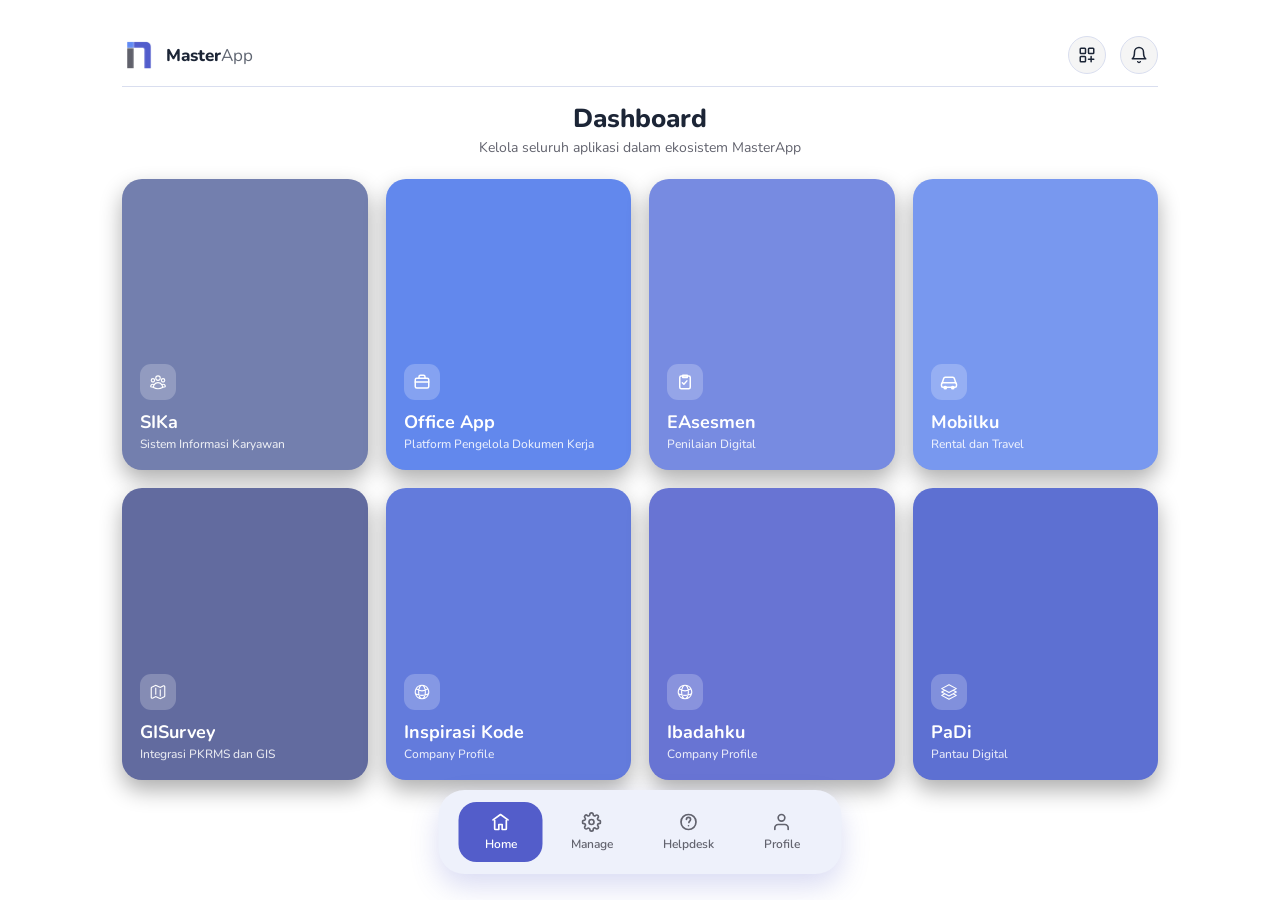
<file: index.html>
<!DOCTYPE html>
<html lang="en">

<head>
    <meta charset="UTF-8">
    <meta name="viewport" content="width=device-width, initial-scale=1.0">
    <title>Master App</title>
    <link rel="stylesheet" href="assets/style.css">
</head>

<body>
    <div class="app">

        <header>
            <div class="header-left">
                <button class="icon-btn menu-toggle" aria-label="Menu">
                    <svg viewBox="0 0 24 24" fill="none" stroke="currentColor" stroke-width="2" stroke-linecap="round">
                        <line x1="3" y1="6" x2="21" y2="6" />
                        <line x1="3" y1="12" x2="21" y2="12" />
                        <line x1="3" y1="18" x2="21" y2="18" />
                    </svg>
                </button>
                <a href="#" class="brand">
                    <span class="brand-mark"><img class="logo-1" src="assets/logo-1.png" alt="Inspirasi Code"></span>
                    <span class="brand-name">Master<span>App</span></span></span>
                </a>
            </div>
            <div class="header-right">
                <button class="icon-btn" type="button" aria-label="Daftarkan Aplikasi" title="Daftarkan Aplikasi">
                    <svg viewBox="0 0 24 24" fill="none" stroke="currentColor" stroke-width="2" stroke-linecap="round" stroke-linejoin="round">
                        <rect x="3" y="3" width="7" height="7" rx="1" />
                        <rect x="14" y="3" width="7" height="7" rx="1" />
                        <rect x="3" y="14" width="7" height="7" rx="1" />
                        <path d="M17.5 14v7M14 17.5h7" />
                    </svg>
                </button>
                <button class="icon-btn" aria-label="Notifikasi">
                    <svg viewBox="0 0 24 24" fill="none" stroke="currentColor" stroke-width="2" stroke-linecap="round"
                        stroke-linejoin="round">
                        <path d="M6 8a6 6 0 0 1 12 0c0 7 3 9 3 9H3s3-2 3-9" />
                        <path d="M10.3 21a1.94 1.94 0 0 0 3.4 0" />
                    </svg>
                </button>
            </div>
        </header>

        <h2 class="page-title">Dashboard</h2>
        <p class="page-subtitle">Kelola seluruh aplikasi dalam ekosistem MasterApp</p>

        <div class="stack">
            <a href="#" class="card app1">
                <span class="card-body">
                    <span class="card-icon"><svg xmlns="http://www.w3.org/2000/svg" fill="none" viewBox="0 0 24 24"
                            stroke-width="1.5" stroke="currentColor" class="size-6">
                            <path stroke-linecap="round" stroke-linejoin="round"
                                d="M18 18.72a9.094 9.094 0 0 0 3.741-.479 3 3 0 0 0-4.682-2.72m.94 3.198.001.031c0 .225-.012.447-.037.666A11.944 11.944 0 0 1 12 21c-2.17 0-4.207-.576-5.963-1.584A6.062 6.062 0 0 1 6 18.719m12 0a5.971 5.971 0 0 0-.941-3.197m0 0A5.995 5.995 0 0 0 12 12.75a5.995 5.995 0 0 0-5.058 2.772m0 0a3 3 0 0 0-4.681 2.72 8.986 8.986 0 0 0 3.74.477m.94-3.197a5.971 5.971 0 0 0-.94 3.197M15 6.75a3 3 0 1 1-6 0 3 3 0 0 1 6 0Zm6 3a2.25 2.25 0 1 1-4.5 0 2.25 2.25 0 0 1 4.5 0Zm-13.5 0a2.25 2.25 0 1 1-4.5 0 2.25 2.25 0 0 1 4.5 0Z" />
                        </svg></span>
                    <span class="card-text">
                        <span class="card-title">SIKa</span>
                        <span class="card-sub">Sistem Informasi Karyawan</span>
                    </span>
                </span>
            </a>
            <a href="#" class="card app2">
                <span class="card-body">
                    <span class="card-icon"><svg viewBox="0 0 24 24" fill="none" stroke="currentColor" stroke-width="2"
                            stroke-linecap="round" stroke-linejoin="round">
                            <rect x="3" y="7" width="18" height="13" rx="2" />
                            <path d="M8 7V5a2 2 0 0 1 2-2h4a2 2 0 0 1 2 2v2" />
                            <line x1="3" y1="12" x2="21" y2="12" />
                        </svg></span>
                    <span class="card-text">
                        <span class="card-title">Office App</span>
                        <span class="card-sub">Platform Pengelola Dokumen Kerja</span>
                    </span>
                </span>
            </a>
            <a href="#" class="card app3">
                <span class="card-body">
                    <span class="card-icon"><svg viewBox="0 0 24 24" fill="none" stroke="currentColor" stroke-width="2"
                            stroke-linecap="round" stroke-linejoin="round">
                            <rect x="5" y="4" width="14" height="17" rx="2" />
                            <path d="M9 3h6v3H9z" />
                            <path d="m8.5 13 2 2 4-4.5" />
                        </svg></span>
                    <span class="card-text">
                        <span class="card-title">EAsesmen</span>
                        <span class="card-sub">Penilaian Digital</span>
                    </span>
                </span>
            </a>
            <a href="#" class="card app4">
                <span class="card-body">
                    <span class="card-icon"><svg viewBox="0 0 24 24" fill="none" stroke="currentColor" stroke-width="2"
                            stroke-linecap="round" stroke-linejoin="round">
                            <path d="M3 13l2-6a2 2 0 0 1 2-1.4h10A2 2 0 0 1 19 7l2 6" />
                            <rect x="2" y="13" width="20" height="6" rx="2" />
                            <circle cx="7" cy="19.5" r="1.5" />
                            <circle cx="17" cy="19.5" r="1.5" />
                        </svg></span>
                    <span class="card-text">
                        <span class="card-title">Mobilku</span>
                        <span class="card-sub">Rental dan Travel</span>
                    </span>
                </span>
            </a>
            <a href="#" class="card app5">
                <span class="card-body">
                    <span class="card-icon"><svg xmlns="http://www.w3.org/2000/svg" fill="none" viewBox="0 0 24 24"
                            stroke-width="1.5" stroke="currentColor" class="size-6">
                            <path stroke-linecap="round" stroke-linejoin="round"
                                d="M9 6.75V15m6-6v8.25m.503 3.498 4.875-2.437c.381-.19.622-.58.622-1.006V4.82c0-.836-.88-1.38-1.628-1.006l-3.869 1.934c-.317.159-.69.159-1.006 0L9.503 3.252a1.125 1.125 0 0 0-1.006 0L3.622 5.689C3.24 5.88 3 6.27 3 6.695V19.18c0 .836.88 1.38 1.628 1.006l3.869-1.934c.317-.159.69-.159 1.006 0l4.994 2.497c.317.158.69.158 1.006 0Z" />
                        </svg></span>
                    <span class="card-text">
                        <span class="card-title">GISurvey</span>
                        <span class="card-sub">Integrasi PKRMS dan GIS</span>
                    </span>
                </span>
            </a>
            <a href="#" class="card app6">
                <span class="card-body">
                    <span class="card-icon"><svg xmlns="http://www.w3.org/2000/svg" fill="none" viewBox="0 0 24 24"
                            stroke-width="1.5" stroke="currentColor" class="size-6">
                            <path stroke-linecap="round" stroke-linejoin="round"
                                d="M12 21a9.004 9.004 0 0 0 8.716-6.747M12 21a9.004 9.004 0 0 1-8.716-6.747M12 21c2.485 0 4.5-4.03 4.5-9S14.485 3 12 3m0 18c-2.485 0-4.5-4.03-4.5-9S9.515 3 12 3m0 0a8.997 8.997 0 0 1 7.843 4.582M12 3a8.997 8.997 0 0 0-7.843 4.582m15.686 0A11.953 11.953 0 0 1 12 10.5c-2.998 0-5.74-1.1-7.843-2.918m15.686 0A8.959 8.959 0 0 1 21 12c0 .778-.099 1.533-.284 2.253m0 0A17.919 17.919 0 0 1 12 16.5c-3.162 0-6.133-.815-8.716-2.247m0 0A9.015 9.015 0 0 1 3 12c0-1.605.42-3.113 1.157-4.418" />
                        </svg></span>
                    <span class="card-text">
                        <span class="card-title">Inspirasi Kode</span>
                        <span class="card-sub">Company Profile</span>
                    </span>
                </span>
            </a>
            <a href="#" class="card app7">
                <span class="card-body">
                    <span class="card-icon"><svg xmlns="http://www.w3.org/2000/svg" fill="none" viewBox="0 0 24 24"
                            stroke-width="1.5" stroke="currentColor" class="size-6">
                            <path stroke-linecap="round" stroke-linejoin="round"
                                d="M12 21a9.004 9.004 0 0 0 8.716-6.747M12 21a9.004 9.004 0 0 1-8.716-6.747M12 21c2.485 0 4.5-4.03 4.5-9S14.485 3 12 3m0 18c-2.485 0-4.5-4.03-4.5-9S9.515 3 12 3m0 0a8.997 8.997 0 0 1 7.843 4.582M12 3a8.997 8.997 0 0 0-7.843 4.582m15.686 0A11.953 11.953 0 0 1 12 10.5c-2.998 0-5.74-1.1-7.843-2.918m15.686 0A8.959 8.959 0 0 1 21 12c0 .778-.099 1.533-.284 2.253m0 0A17.919 17.919 0 0 1 12 16.5c-3.162 0-6.133-.815-8.716-2.247m0 0A9.015 9.015 0 0 1 3 12c0-1.605.42-3.113 1.157-4.418" />
                        </svg></span>
                    <span class="card-text">
                        <span class="card-title">Ibadahku</span>
                        <span class="card-sub">Company Profile</span>
                    </span>
                </span>
            </a>
            <a href="#" class="card app8">
                <span class="card-body">
                    <span class="card-icon"><svg xmlns="http://www.w3.org/2000/svg" fill="none" viewBox="0 0 24 24"
                            stroke-width="1.5" stroke="currentColor" class="size-6">
                            <path stroke-linecap="round" stroke-linejoin="round"
                                d="M6.429 9.75 2.25 12l4.179 2.25m0-4.5 5.571 3 5.571-3m-11.142 0L2.25 7.5 12 2.25l9.75 5.25-4.179 2.25m0 0L21.75 12l-4.179 2.25m0 0 4.179 2.25L12 21.75 2.25 16.5l4.179-2.25m11.142 0-5.571 3-5.571-3" />
                        </svg></span>
                    <span class="card-text">
                        <span class="card-title">PaDi</span>
                        <span class="card-sub">Pantau Digital</span>
                    </span>
                </span>
            </a>
        </div>

    </div>

    <nav class="bottom-nav">
        <a href="index.html" class="nav-link active">
            <svg viewBox="0 0 24 24" fill="none" stroke="currentColor" stroke-width="2" stroke-linecap="round"
                stroke-linejoin="round">
                <path d="M3 9.5 12 3l9 6.5" />
                <path d="M5 10v10a1 1 0 0 0 1 1h4v-6h4v6h4a1 1 0 0 0 1-1V10" />
            </svg>
            Home
        </a>
        <a href="manage.html" class="nav-link">
            <svg viewBox="0 0 24 24" fill="none" stroke="currentColor" stroke-width="2" stroke-linecap="round"
                stroke-linejoin="round">
                <circle cx="12" cy="12" r="3" />
                <path
                    d="M19.4 15a1.65 1.65 0 0 0 .33 1.82l.06.06a2 2 0 1 1-2.83 2.83l-.06-.06a1.65 1.65 0 0 0-1.82-.33 1.65 1.65 0 0 0-1 1.51V21a2 2 0 0 1-4 0v-.09A1.65 1.65 0 0 0 9 19.4a1.65 1.65 0 0 0-1.82.33l-.06.06a2 2 0 1 1-2.83-2.83l.06-.06A1.65 1.65 0 0 0 4.6 15a1.65 1.65 0 0 0-1.51-1H3a2 2 0 0 1 0-4h.09A1.65 1.65 0 0 0 4.6 9a1.65 1.65 0 0 0-.33-1.82l-.06-.06a2 2 0 1 1 2.83-2.83l.06.06A1.65 1.65 0 0 0 9 4.6a1.65 1.65 0 0 0 1-1.51V3a2 2 0 0 1 4 0v.09a1.65 1.65 0 0 0 1 1.51 1.65 1.65 0 0 0 1.82-.33l.06-.06a2 2 0 1 1 2.83 2.83l-.06.06A1.65 1.65 0 0 0 19.4 9a1.65 1.65 0 0 0 1.51 1H21a2 2 0 0 1 0 4h-.09a1.65 1.65 0 0 0-1.51 1Z" />
            </svg>
            Manage
        </a>
        <a href="helpdesk.html" class="nav-link">
            <svg viewBox="0 0 24 24" fill="none" stroke="currentColor" stroke-width="2" stroke-linecap="round"
                stroke-linejoin="round">
                <circle cx="12" cy="12" r="9" />
                <path d="M9.5 9a2.5 2.5 0 0 1 5 0c0 1.7-2 2-2 3.5" />
                <line x1="12" y1="16.5" x2="12" y2="16.5" />
            </svg>
            Helpdesk
        </a>
        <a href="profile.html" class="nav-link">
            <svg viewBox="0 0 24 24" fill="none" stroke="currentColor" stroke-width="2" stroke-linecap="round"
                stroke-linejoin="round">
                <path d="M20 21v-2a4 4 0 0 0-4-4H8a4 4 0 0 0-4 4v2" />
                <circle cx="12" cy="7" r="4" />
            </svg>
            Profile
        </a>
    </nav>

</body>

</html>
</file>
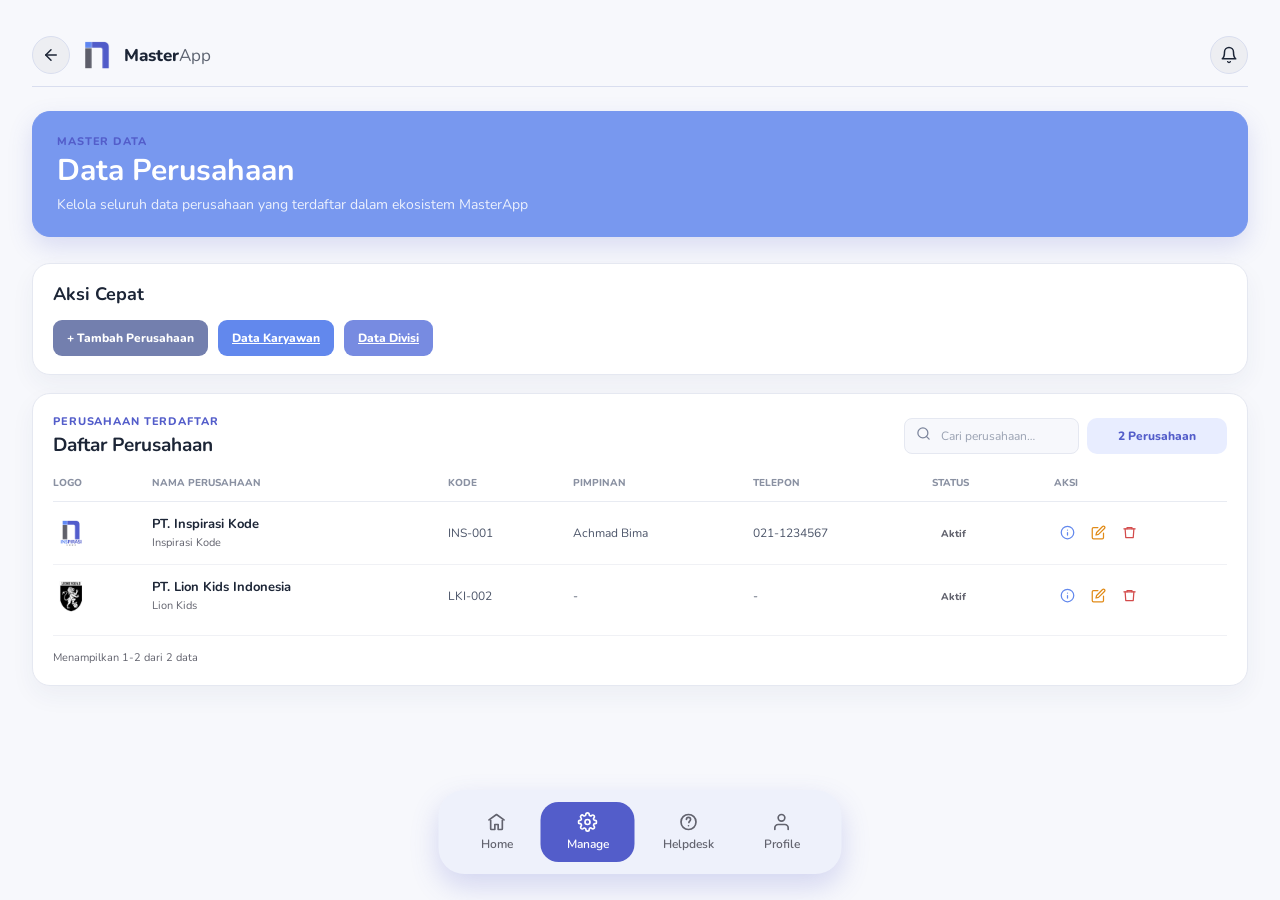
<file: company.html>
<!DOCTYPE html>
<html lang="id">

<head>
    <meta charset="UTF-8">
    <meta name="viewport" content="width=device-width, initial-scale=1.0">
    <title>Data Perusahaan - Master App</title>
    <meta name="description" content="Daftar dan pengelolaan data perusahaan dalam ekosistem Master App.">
    <link rel="stylesheet" href="assets/style.css">
</head>

<body class="manage-page">
    <div class="app">
        <header>
            <div class="header-left">
                <a href="statistik.html" class="icon-btn" aria-label="Kembali" title="Kembali">
                    <svg viewBox="0 0 24 24" fill="none" stroke="currentColor" stroke-width="2" stroke-linecap="round" stroke-linejoin="round">
                        <path d="M19 12H5" /><path d="m12 5-7 7 7 7" />
                    </svg>
                </a>
                <a href="index.html" class="brand">
                    <span class="brand-mark"><img class="logo-1" src="assets/logo-1.png" alt="Master App"></span>
                    <span class="brand-name">Master<span>App</span></span>
                </a>
            </div>
            <div class="header-right">
                <button class="icon-btn" aria-label="Notifikasi">
                    <svg viewBox="0 0 24 24" fill="none" stroke="currentColor" stroke-width="2" stroke-linecap="round" stroke-linejoin="round">
                        <path d="M6 8a6 6 0 0 1 12 0c0 7 3 9 3 9H3s3-2 3-9" /><path d="M10.3 21a1.94 1.94 0 0 0 3.4 0" />
                    </svg>
                </button>
            </div>
        </header>

        <div class="manage-heading">
            <div>
                <p class="eyebrow">Master Data</p>
                <h1>Data Perusahaan</h1>
                <p class="manage-description">Kelola seluruh data perusahaan yang terdaftar dalam ekosistem MasterApp</p>
            </div>
        </div>

        <!-- Quick Actions -->
        <section class="quick-actions-card" aria-labelledby="qa-title">
            <h2 id="qa-title">Aksi Cepat</h2>
            <div class="quick-actions-list">
                <button class="quick-action register-company" id="openAddModal" type="button">+ Tambah Perusahaan</button>
                <a href="employee.html" class="quick-action register-division">Data Karyawan</a>
                <a href="division.html" class="quick-action register-position">Data Divisi</a>
            </div>
        </section>

        <!-- Data Table -->
        <div class="manage-panel" style="margin-bottom: 100px;">
            <div class="panel-heading employee-heading">
                <div>
                    <p class="panel-kicker">Perusahaan Terdaftar</p>
                    <h2>Daftar Perusahaan</h2>
                </div>
                <div class="employee-actions">
                    <form class="employee-search" id="searchForm" role="search">
                        <label class="search-label" for="searchInput">
                            <svg viewBox="0 0 24 24" fill="none" stroke="currentColor" stroke-width="2" stroke-linecap="round" stroke-linejoin="round"><circle cx="11" cy="11" r="8"/><path d="m21 21-4.35-4.35"/></svg>
                        </label>
                        <input id="searchInput" class="search-input" type="search" placeholder="Cari perusahaan…" autocomplete="off">
                    </form>
                    <span class="panel-count" id="countBadge">2 Perusahaan</span>
                </div>
            </div>
            <div class="table-wrap">
                <table class="data-table" id="companyTable">
                    <thead>
                        <tr>
                            <th>Logo</th>
                            <th>Nama Perusahaan</th>
                            <th>Kode</th>
                            <th>Pimpinan</th>
                            <th>Telepon</th>
                            <th>Status</th>
                            <th>Aksi</th>
                        </tr>
                    </thead>
                    <tbody id="companyTableBody">
                        <tr>
                            <td><div class="company-logo logo-image" style="width:36px;height:36px;"><img src="assets/company-logo-1.png" alt="Logo"></div></td>
                            <td><strong>PT. Inspirasi Kode</strong><span>Inspirasi Kode</span></td>
                            <td>INS-001</td>
                            <td>Achmad Bima</td>
                            <td>021-1234567</td>
                            <td><span class="status status-active">Aktif</span></td>
                            <td>
                                <div class="row-actions">
                                    <button class="action-button profile-action" title="Detail" onclick="openDetailModal(this)">
                                        <svg viewBox="0 0 24 24" fill="none" stroke="currentColor" stroke-width="2" stroke-linecap="round" stroke-linejoin="round"><circle cx="12" cy="12" r="10"/><path d="M12 16v-4M12 8h.01"/></svg>
                                    </button>
                                    <button class="action-button edit-action" title="Edit" onclick="openEditModal(this)">
                                        <svg viewBox="0 0 24 24" fill="none" stroke="currentColor" stroke-width="2" stroke-linecap="round" stroke-linejoin="round"><path d="M11 4H4a2 2 0 0 0-2 2v14a2 2 0 0 0 2 2h14a2 2 0 0 0 2-2v-7"/><path d="M18.5 2.5a2.121 2.121 0 0 1 3 3L12 15l-4 1 1-4Z"/></svg>
                                    </button>
                                    <button class="action-button delete-action" title="Hapus" onclick="openDeleteModal(this)">
                                        <svg viewBox="0 0 24 24" fill="none" stroke="currentColor" stroke-width="2" stroke-linecap="round" stroke-linejoin="round"><path d="M3 6h18"/><path d="M8 6V4h8v2M19 6l-1 14H6L5 6"/></svg>
                                    </button>
                                </div>
                            </td>
                        </tr>
                        <tr>
                            <td><div class="company-logo logo-image" style="width:36px;height:36px;"><img src="assets/company-logo-2.png" alt="Logo"></div></td>
                            <td><strong>PT. Lion Kids Indonesia</strong><span>Lion Kids</span></td>
                            <td>LKI-002</td>
                            <td>-</td>
                            <td>-</td>
                            <td><span class="status status-active">Aktif</span></td>
                            <td>
                                <div class="row-actions">
                                    <button class="action-button profile-action" title="Detail" onclick="openDetailModal(this)">
                                        <svg viewBox="0 0 24 24" fill="none" stroke="currentColor" stroke-width="2" stroke-linecap="round" stroke-linejoin="round"><circle cx="12" cy="12" r="10"/><path d="M12 16v-4M12 8h.01"/></svg>
                                    </button>
                                    <button class="action-button edit-action" title="Edit" onclick="openEditModal(this)">
                                        <svg viewBox="0 0 24 24" fill="none" stroke="currentColor" stroke-width="2" stroke-linecap="round" stroke-linejoin="round"><path d="M11 4H4a2 2 0 0 0-2 2v14a2 2 0 0 0 2 2h14a2 2 0 0 0 2-2v-7"/><path d="M18.5 2.5a2.121 2.121 0 0 1 3 3L12 15l-4 1 1-4Z"/></svg>
                                    </button>
                                    <button class="action-button delete-action" title="Hapus" onclick="openDeleteModal(this)">
                                        <svg viewBox="0 0 24 24" fill="none" stroke="currentColor" stroke-width="2" stroke-linecap="round" stroke-linejoin="round"><path d="M3 6h18"/><path d="M8 6V4h8v2M19 6l-1 14H6L5 6"/></svg>
                                    </button>
                                </div>
                            </td>
                        </tr>
                    </tbody>
                </table>
            </div>
            <div class="table-footer">
                <p class="table-summary" id="tableSummary">Menampilkan 1-2 dari 2 data</p>
            </div>
        </div>
    </div>

    <!-- Bottom Nav -->
    <nav class="bottom-nav">
        <a href="index.html" class="nav-link"><svg viewBox="0 0 24 24" fill="none" stroke="currentColor" stroke-width="2" stroke-linecap="round" stroke-linejoin="round"><path d="M3 9.5 12 3l9 6.5"/><path d="M5 10v10a1 1 0 0 0 1 1h4v-6h4v6h4a1 1 0 0 0 1-1V10"/></svg>Home</a>
        <a href="manage.html" class="nav-link active"><svg viewBox="0 0 24 24" fill="none" stroke="currentColor" stroke-width="2" stroke-linecap="round" stroke-linejoin="round"><circle cx="12" cy="12" r="3"/><path d="M19.4 15a1.65 1.65 0 0 0 .33 1.82l.06.06a2 2 0 1 1-2.83 2.83l-.06-.06a1.65 1.65 0 0 0-1.82-.33 1.65 1.65 0 0 0-1 1.51V21a2 2 0 0 1-4 0v-.09A1.65 1.65 0 0 0 9 19.4a1.65 1.65 0 0 0-1.82.33l-.06.06a2 2 0 1 1-2.83-2.83l.06-.06A1.65 1.65 0 0 0 4.6 15a1.65 1.65 0 0 0-1.51-1H3a2 2 0 0 1 0-4h.09A1.65 1.65 0 0 0 4.6 9a1.65 1.65 0 0 0-.33-1.82l-.06-.06a2 2 0 1 1 2.83-2.83l.06.06A1.65 1.65 0 0 0 9 4.6a1.65 1.65 0 0 0 1-1.51V3a2 2 0 0 1 4 0v.09a1.65 1.65 0 0 0 1 1.51 1.65 1.65 0 0 0 1.82-.33l.06-.06a2 2 0 1 1 2.83 2.83l-.06.06A1.65 1.65 0 0 0 19.4 9a1.65 1.65 0 0 0 1.51 1H21a2 2 0 0 1 0 4h-.09a1.65 1.65 0 0 0-1.51 1Z"/></svg>Manage</a>
        <a href="helpdesk.html" class="nav-link"><svg viewBox="0 0 24 24" fill="none" stroke="currentColor" stroke-width="2" stroke-linecap="round" stroke-linejoin="round"><circle cx="12" cy="12" r="9"/><path d="M9.5 9a2.5 2.5 0 0 1 5 0c0 1.7-2 2-2 3.5"/><line x1="12" y1="16.5" x2="12" y2="16.5"/></svg>Helpdesk</a>
        <a href="profile.html" class="nav-link"><svg viewBox="0 0 24 24" fill="none" stroke="currentColor" stroke-width="2" stroke-linecap="round" stroke-linejoin="round"><path d="M20 21v-2a4 4 0 0 0-4-4H8a4 4 0 0 0-4 4v2"/><circle cx="12" cy="7" r="4"/></svg>Profile</a>
    </nav>

    <!-- Modal Tambah / Edit Perusahaan -->
    <dialog class="company-modal" id="companyModal" aria-labelledby="companyModalTitle">
        <form id="companyForm" method="dialog">
            <div class="company-modal-header">
                <div>
                    <p class="eyebrow">Master Data</p>
                    <h2 id="companyModalTitle">Tambah Perusahaan</h2>
                    <p class="modal-description">Lengkapi informasi di bawah ini untuk data perusahaan.</p>
                </div>
                <button class="modal-close" id="closeModal" type="button" aria-label="Tutup">&times;</button>
            </div>

            <fieldset class="form-section">
                <legend>Informasi Utama</legend>
                <div class="form-grid">
                    <label class="form-field required-field">Nama perusahaan <span class="required-mark" aria-hidden="true">*</span><input name="nama_perusahaan" placeholder="Contoh: PT Inspirasi Kode" required></label>
                    <label class="form-field required-field">Alias perusahaan <span class="required-mark" aria-hidden="true">*</span><input name="nama_perusahaan_alias" placeholder="Contoh: Inspirasi Kode" required></label>
                    <label class="form-field required-field">Kode perusahaan <span class="required-mark" aria-hidden="true">*</span><input name="kode_perusahaan" maxlength="10" placeholder="Contoh: INS-001" required></label>
                    <label class="form-field required-field">Status <span class="required-mark" aria-hidden="true">*</span><select name="is_active" required><option value="" selected disabled>Pilih status</option><option value="true">Aktif</option><option value="false">Tidak aktif</option></select></label>
                    <label class="form-field">Logo<input name="logo" type="file" accept="image/*"></label>
                    <label class="form-field">Kop surat<input name="kop" type="file" accept="image/*,.pdf"></label>
                </div>
            </fieldset>

            <fieldset class="form-section">
                <legend>Akta Pendirian dan Perubahan</legend>
                <div class="form-grid">
                    <label class="form-field">Nomor akta pendirian<input name="nomor_akta_pendirian" placeholder="Contoh: 27"></label>
                    <label class="form-field">Tanggal akta pendirian<input name="tanggal_akta_pendirian" type="date"></label>
                    <label class="form-field">Nama notaris pendirian<input name="nama_notaris_akta_pendirian" placeholder="Contoh: Mustofa Bisri, S.H."></label>
                    <label class="form-field">AHU akta pendirian<input name="ahu_akta_pendirian" placeholder="Contoh: AHU-AH.01.27-272727"></label>
                    <label class="form-field">Nomor akta perubahan<input name="nomor_akta_perubahan" placeholder="Contoh: 20"></label>
                    <label class="form-field">Tanggal akta perubahan<input name="tanggal_akta_perubahan" type="date"></label>
                    <label class="form-field">Nama notaris perubahan<input name="nama_notaris_akta_perubahan" placeholder="Mustofa Bisri, S.H."></label>
                    <label class="form-field">AHU akta perubahan<input name="ahu_akta_perubahan" placeholder="Contoh: AHU-AH.01.20-202020"></label>
                </div>
            </fieldset>

            <fieldset class="form-section">
                <legend>Domisili dan Perizinan</legend>
                <div class="form-grid">
                    <label class="form-field">Nomor domisili<input name="nomor_domisili" placeholder="Contoh: 500.0.2.7/027/00.22.77/2026"></label>
                    <label class="form-field">Tanggal domisili<input name="tanggal_domisili" type="date"></label>
                    <label class="form-field full-field">Alamat domisili<textarea name="alamat_domisili" rows="2" placeholder="Jl. Inspirasi No.27, Malang 62727"></textarea></label>
                    <label class="form-field">Nomor NPWP<input name="nomor_npwp" placeholder="Contoh: 0207 2727 2222 7777"></label>
                    <label class="form-field">Nomor NIB<input name="nomor_nib" placeholder="Contoh: 9120207227727"></label>
                    <label class="form-field">Tanggal terbit NIB<input name="tanggal_terbit_nib" type="date"></label>
                </div>
            </fieldset>

            <fieldset class="form-section">
                <legend>Kontak dan Pimpinan</legend>
                <div class="form-grid">
                    <label class="form-field">Telepon Perusahaan<input name="telepon" type="tel" placeholder="Contoh: 021-1234567"></label>
                    <label class="form-field">Email Perusahaan<input name="email" type="email" placeholder="Contoh: info@perusahaan.com"></label>
                    <label class="form-field">Nama pimpinan<input name="nama_pimpinan" placeholder="Achmad Bima"></label>
                    <label class="form-field">Gelar pimpinan<input name="nama_pimpinan_gelar" placeholder="Contoh: S.Kom."></label>
                    <label class="form-field">Jabatan pimpinan<input name="jabatan_pimpinan" placeholder="Contoh: Direktur Utama"></label>
                    <label class="form-field">Nomor HP pimpinan<input name="nomor_hp_pimpinan" type="tel" placeholder="Contoh: 0812-3456-7890"></label>
                </div>
            </fieldset>

            <div class="company-modal-footer">
                <button class="cancel-button" id="cancelModal" type="button">Batal</button>
                <button class="add-button" type="submit" id="submitBtn">Simpan</button>
            </div>
        </form>
    </dialog>

    <!-- Modal Detail Perusahaan -->
    <dialog class="detail-modal" id="detailModal" aria-labelledby="detailModalTitle">
        <div class="detail-hero">
            <div class="detail-hero-logo" id="detailLogo">
                <span class="detail-hero-logo-placeholder" id="detailInitials">IK</span>
            </div>
            <div class="detail-hero-info">
                <div class="detail-hero-name" id="detailModalTitle">PT. Inspirasi Kode</div>
                <div class="detail-hero-meta">
                    <span class="detail-hero-badge" id="detailCode">INS-001</span>
                    <span class="detail-hero-badge" id="detailStatus">Aktif</span>
                </div>
            </div>
            <button class="detail-close-btn" id="closeDetailModal" aria-label="Tutup">&times;</button>
        </div>
        <div class="detail-body">
            <div class="detail-section">
                <div class="detail-section-title">Informasi Utama</div>
                <div class="detail-info-grid">
                    <div class="detail-info-item"><span class="detail-info-label">Nama Perusahaan</span><span class="detail-info-value" id="d-nama">-</span></div>
                    <div class="detail-info-item"><span class="detail-info-label">Alias</span><span class="detail-info-value" id="d-alias">-</span></div>
                    <div class="detail-info-item"><span class="detail-info-label">Kode</span><span class="detail-info-value" id="d-kode">-</span></div>
                    <div class="detail-info-item"><span class="detail-info-label">Status</span><span class="detail-info-value" id="d-status">-</span></div>
                </div>
            </div>
            <div class="detail-section">
                <div class="detail-section-title">Akta Pendirian dan Perubahan</div>
                <div class="detail-info-grid">
                    <div class="detail-info-item"><span class="detail-info-label">No. Akta Pendirian</span><span class="detail-info-value" id="d-akta-pend-no">-</span></div>
                    <div class="detail-info-item"><span class="detail-info-label">Tanggal Akta Pendirian</span><span class="detail-info-value" id="d-akta-pend-tgl">-</span></div>
                    <div class="detail-info-item"><span class="detail-info-label">Notaris Pendirian</span><span class="detail-info-value" id="d-akta-pend-notaris">-</span></div>
                    <div class="detail-info-item"><span class="detail-info-label">AHU Pendirian</span><span class="detail-info-value" id="d-akta-pend-ahu">-</span></div>
                    <div class="detail-info-item"><span class="detail-info-label">No. Akta Perubahan</span><span class="detail-info-value" id="d-akta-ubah-no">-</span></div>
                    <div class="detail-info-item"><span class="detail-info-label">Tanggal Akta Perubahan</span><span class="detail-info-value" id="d-akta-ubah-tgl">-</span></div>
                    <div class="detail-info-item"><span class="detail-info-label">Notaris Perubahan</span><span class="detail-info-value" id="d-akta-ubah-notaris">-</span></div>
                    <div class="detail-info-item"><span class="detail-info-label">AHU Perubahan</span><span class="detail-info-value" id="d-akta-ubah-ahu">-</span></div>
                </div>
            </div>
            <div class="detail-section">
                <div class="detail-section-title">Domisili & Perizinan</div>
                <div class="detail-info-grid">
                    <div class="detail-info-item"><span class="detail-info-label">No. Domisili</span><span class="detail-info-value" id="d-dom-no">-</span></div>
                    <div class="detail-info-item"><span class="detail-info-label">Tanggal Domisili</span><span class="detail-info-value" id="d-dom-tgl">-</span></div>
                    <div class="detail-info-item"><span class="detail-info-label">No. NPWP</span><span class="detail-info-value" id="d-npwp">-</span></div>
                    <div class="detail-info-item"><span class="detail-info-label">No. NIB</span><span class="detail-info-value" id="d-nib">-</span></div>
                    <div class="detail-info-item"><span class="detail-info-label">Tanggal Terbit NIB</span><span class="detail-info-value" id="d-nib-tgl">-</span></div>
                    <div class="detail-info-item full-item"><span class="detail-info-label">Alamat Domisili</span><span class="detail-info-value" id="d-alamat">-</span></div>
                </div>
            </div>
            <div class="detail-section">
                <div class="detail-section-title">Kontak dan Pimpinan</div>
                <div class="detail-info-grid">
                    <div class="detail-info-item"><span class="detail-info-label">Telepon Perusahaan</span><span class="detail-info-value" id="d-telp">-</span></div>
                    <div class="detail-info-item"><span class="detail-info-label">Email Perusahaan</span><span class="detail-info-value" id="d-email">-</span></div>
                    <div class="detail-info-item"><span class="detail-info-label">Nama Pimpinan</span><span class="detail-info-value" id="d-pimpinan-nama">-</span></div>
                    <div class="detail-info-item"><span class="detail-info-label">Gelar Pimpinan</span><span class="detail-info-value" id="d-pimpinan-gelar">-</span></div>
                    <div class="detail-info-item"><span class="detail-info-label">Jabatan Pimpinan</span><span class="detail-info-value" id="d-pimpinan-jabatan">-</span></div>
                    <div class="detail-info-item"><span class="detail-info-label">No. HP Pimpinan</span><span class="detail-info-value" id="d-pimpinan-hp">-</span></div>
                </div>
            </div>
        </div>
        <div class="detail-footer">
            <button class="cancel-button" id="closeDetailFooter" type="button">Tutup</button>
            <button class="add-button" id="editFromDetail" type="button">Edit Data</button>
        </div>
    </dialog>

    <!-- Modal Konfirmasi Hapus -->
    <dialog class="confirm-modal" id="deleteModal" aria-labelledby="deleteTitle">
        <div class="confirm-icon">
            <svg viewBox="0 0 24 24" fill="none" stroke="currentColor" stroke-width="2" stroke-linecap="round" stroke-linejoin="round"><path d="M3 6h18"/><path d="M8 6V4h8v2M19 6l-1 14H6L5 6"/><path d="M10 11v5M14 11v5"/></svg>
        </div>
        <h2 id="deleteTitle">Hapus Perusahaan?</h2>
        <p>Data <strong id="deleteTargetName">perusahaan</strong> akan dihapus dan tidak dapat dipulihkan.</p>
        <div class="confirm-actions">
            <button class="cancel-button" id="cancelDelete" type="button">Batal</button>
            <button class="confirm-delete-button" id="confirmDelete" type="button">Ya, hapus</button>
        </div>
    </dialog>

    <script src="assets/custom.js"></script>
    <script>
        const modal = document.getElementById('companyModal');
        const deleteModal = document.getElementById('deleteModal');
        const detailModal = document.getElementById('detailModal');
        const modalTitle = document.getElementById('companyModalTitle');
        const submitBtn = document.getElementById('submitBtn');
        let deleteTargetRow = null;
        let detailSourceRow = null;

        document.getElementById('openAddModal').addEventListener('click', () => {
            modalTitle.textContent = 'Tambah Perusahaan';
            submitBtn.textContent = 'Simpan';
            document.getElementById('companyForm').reset();
            modal.showModal();
        });
        document.getElementById('closeModal').addEventListener('click', () => modal.close());
        document.getElementById('cancelModal').addEventListener('click', () => modal.close());

        // --- Detail ---
        function openDetailModal(btn) {
            detailSourceRow = btn.closest('tr');
            const cells = detailSourceRow.cells;
            const name = cells[1].querySelector('strong')?.textContent || '-';
            const alias = cells[1].querySelector('span')?.textContent || '-';
            const code = cells[2].textContent.trim();
            const pimpinan = cells[3].textContent.trim();
            const telp = cells[4].textContent.trim();
            const status = cells[5].querySelector('.status')?.textContent.trim() || '-';

            document.getElementById('detailModalTitle').textContent = name;
            document.getElementById('detailCode').textContent = code;
            document.getElementById('detailStatus').textContent = status;
            document.getElementById('detailInitials').textContent =
                name.split(' ').filter(w => w.length > 1).map(w => w[0]).join('').slice(0, 2).toUpperCase();

            const v = (id, val) => {
                const el = document.getElementById(id);
                el.textContent = val && val !== '-' ? val : 'Belum diisi';
                el.className = 'detail-info-value' + (val && val !== '-' ? '' : ' empty');
            };
            v('d-nama', name); v('d-alias', alias); v('d-kode', code); v('d-status', status);
            v('d-akta-pend-no', '-'); v('d-akta-pend-tgl', '-'); v('d-akta-pend-notaris', '-'); v('d-akta-pend-ahu', '-');
            v('d-akta-ubah-no', '-'); v('d-akta-ubah-tgl', '-'); v('d-akta-ubah-notaris', '-'); v('d-akta-ubah-ahu', '-');
            v('d-dom-no', '-'); v('d-dom-tgl', '-'); v('d-npwp', '-'); v('d-nib', '-'); v('d-nib-tgl', '-'); v('d-alamat', '-');
            v('d-telp', telp); v('d-email', '-');
            v('d-pimpinan-nama', pimpinan); v('d-pimpinan-gelar', '-'); v('d-pimpinan-jabatan', '-'); v('d-pimpinan-hp', '-');

            detailModal.showModal();
        }

        document.getElementById('closeDetailModal').addEventListener('click', () => detailModal.close());
        document.getElementById('closeDetailFooter').addEventListener('click', () => detailModal.close());
        document.getElementById('editFromDetail').addEventListener('click', () => {
            detailModal.close();
            if (detailSourceRow) openEditModal(detailSourceRow.querySelector('.edit-action'));
        });

        // --- Edit ---
        function openEditModal(btn) {
            modalTitle.textContent = 'Edit Perusahaan';
            submitBtn.textContent = 'Perbarui';
            const row = btn.closest('tr');
            const name = row.querySelector('td strong').textContent;
            document.querySelector('[name="nama_perusahaan"]').value = name;
            modal.showModal();
        }

        // --- Delete ---
        function openDeleteModal(btn) {
            deleteTargetRow = btn.closest('tr');
            document.getElementById('deleteTargetName').textContent =
                deleteTargetRow.querySelector('td strong').textContent;
            deleteModal.showModal();
        }

        document.getElementById('cancelDelete').addEventListener('click', () => deleteModal.close());
        document.getElementById('confirmDelete').addEventListener('click', () => {
            if (deleteTargetRow) deleteTargetRow.remove();
            deleteModal.close();
            updateCount();
        });

        function updateCount() {
            const count = document.querySelectorAll('#companyTableBody tr').length;
            document.getElementById('countBadge').textContent = count + ' Perusahaan';
            document.getElementById('tableSummary').textContent = `Menampilkan 1-${count} dari ${count} data`;
        }

        document.getElementById('searchInput').addEventListener('input', function () {
            const q = this.value.toLowerCase();
            document.querySelectorAll('#companyTableBody tr').forEach(row => {
                row.style.display = row.textContent.toLowerCase().includes(q) ? '' : 'none';
            });
        });
    </script>
</body>
</html>
</file>
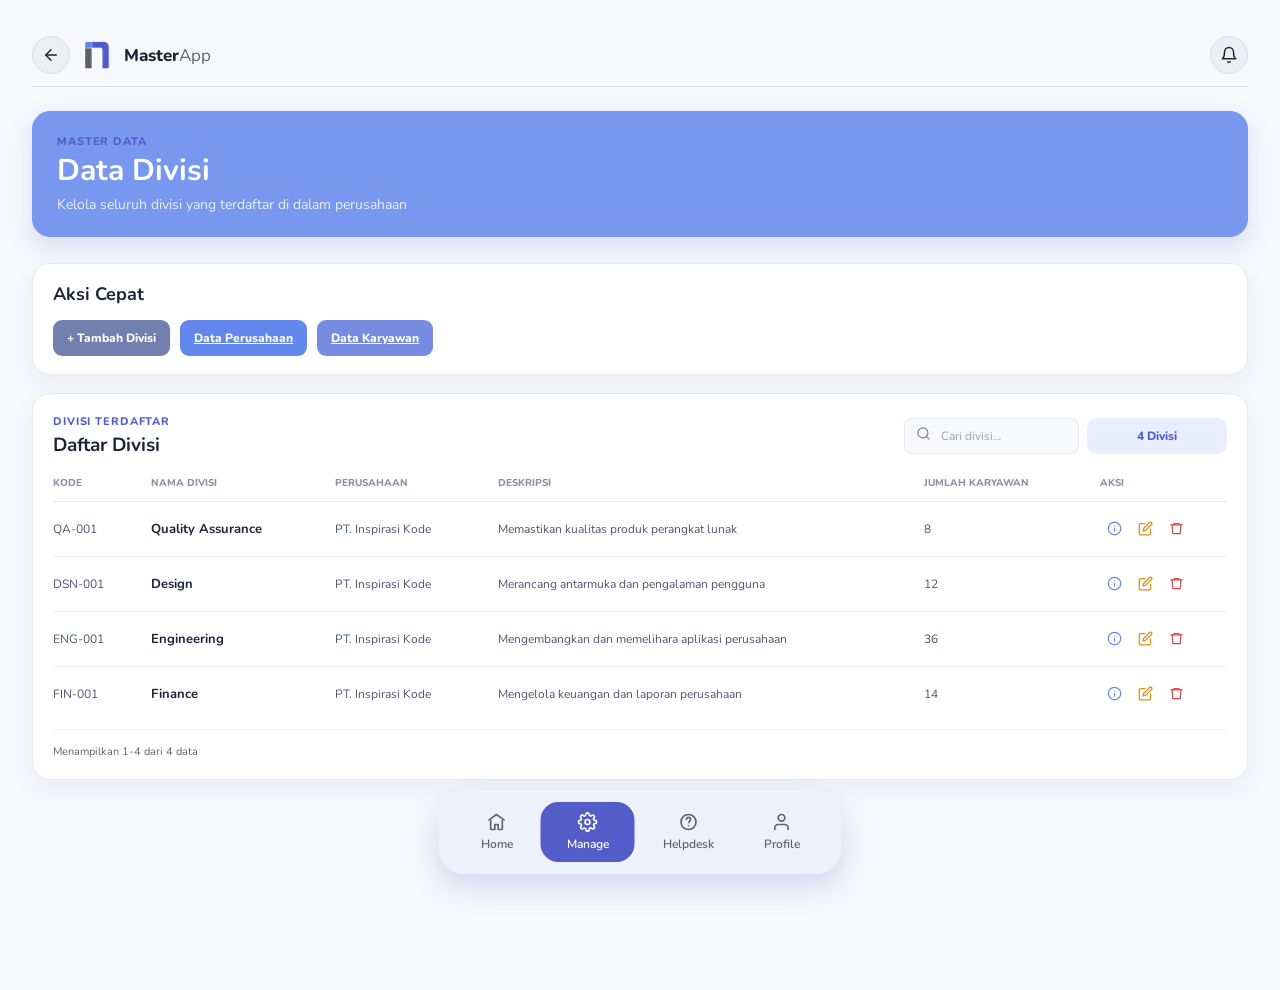
<file: division.html>
<!DOCTYPE html>
<html lang="id">

<head>
    <meta charset="UTF-8">
    <meta name="viewport" content="width=device-width, initial-scale=1.0">
    <title>Data Divisi - Master App</title>
    <meta name="description" content="Daftar dan pengelolaan data divisi dalam ekosistem Master App.">
    <link rel="stylesheet" href="assets/style.css">
</head>

<body class="manage-page">
    <div class="app">
        <header>
            <div class="header-left">
                <a href="statistik.html" class="icon-btn" aria-label="Kembali" title="Kembali">
                    <svg viewBox="0 0 24 24" fill="none" stroke="currentColor" stroke-width="2" stroke-linecap="round" stroke-linejoin="round">
                        <path d="M19 12H5" /><path d="m12 5-7 7 7 7" />
                    </svg>
                </a>
                <a href="index.html" class="brand">
                    <span class="brand-mark"><img class="logo-1" src="assets/logo-1.png" alt="Master App"></span>
                    <span class="brand-name">Master<span>App</span></span>
                </a>
            </div>
            <div class="header-right">
                <button class="icon-btn" aria-label="Notifikasi">
                    <svg viewBox="0 0 24 24" fill="none" stroke="currentColor" stroke-width="2" stroke-linecap="round" stroke-linejoin="round">
                        <path d="M6 8a6 6 0 0 1 12 0c0 7 3 9 3 9H3s3-2 3-9" /><path d="M10.3 21a1.94 1.94 0 0 0 3.4 0" />
                    </svg>
                </button>
            </div>
        </header>

        <div class="manage-heading">
            <div>
                <p class="eyebrow">Master Data</p>
                <h1>Data Divisi</h1>
                <p class="manage-description">Kelola seluruh divisi yang terdaftar di dalam perusahaan</p>
            </div>
        </div>

        <!-- Quick Actions -->
        <section class="quick-actions-card" aria-labelledby="qa-title">
            <h2 id="qa-title">Aksi Cepat</h2>
            <div class="quick-actions-list">
                <button class="quick-action register-company" id="openAddModal" type="button">+ Tambah Divisi</button>
                <a href="company.html" class="quick-action register-division">Data Perusahaan</a>
                <a href="employee.html" class="quick-action register-position">Data Karyawan</a>
            </div>
        </section>

        <!-- Data Table -->
        <div class="manage-panel" style="margin-bottom: 100px;">
            <div class="panel-heading employee-heading">
                <div>
                    <p class="panel-kicker">Divisi Terdaftar</p>
                    <h2>Daftar Divisi</h2>
                </div>
                <div class="employee-actions">
                    <form class="employee-search" id="searchForm" role="search">
                        <label class="search-label" for="searchInput">
                            <svg viewBox="0 0 24 24" fill="none" stroke="currentColor" stroke-width="2" stroke-linecap="round" stroke-linejoin="round"><circle cx="11" cy="11" r="8"/><path d="m21 21-4.35-4.35"/></svg>
                        </label>
                        <input id="searchInput" class="search-input" type="search" placeholder="Cari divisi…" autocomplete="off">
                    </form>
                    <span class="panel-count" id="countBadge">4 Divisi</span>
                </div>
            </div>
            <div class="table-wrap">
                <table class="data-table" id="divisionTable">
                    <thead>
                        <tr>
                            <th>Kode</th>
                            <th>Nama Divisi</th>
                            <th>Perusahaan</th>
                            <th>Deskripsi</th>
                            <th>Jumlah Karyawan</th>
                            <th>Aksi</th>
                        </tr>
                    </thead>
                    <tbody id="divisionTableBody">
                        <tr>
                            <td>QA-001</td>
                            <td><strong>Quality Assurance</strong></td>
                            <td>PT. Inspirasi Kode</td>
                            <td>Memastikan kualitas produk perangkat lunak</td>
                            <td>8</td>
                            <td>
                                <div class="row-actions">
                                    <button class="action-button profile-action" title="Detail" onclick="openDetailModal(this)">
                                        <svg viewBox="0 0 24 24" fill="none" stroke="currentColor" stroke-width="2" stroke-linecap="round" stroke-linejoin="round"><circle cx="12" cy="12" r="10"/><path d="M12 16v-4M12 8h.01"/></svg>
                                    </button>
                                    <button class="action-button edit-action" title="Edit" onclick="openEditModal(this)">
                                        <svg viewBox="0 0 24 24" fill="none" stroke="currentColor" stroke-width="2" stroke-linecap="round" stroke-linejoin="round"><path d="M11 4H4a2 2 0 0 0-2 2v14a2 2 0 0 0 2 2h14a2 2 0 0 0 2-2v-7"/><path d="M18.5 2.5a2.121 2.121 0 0 1 3 3L12 15l-4 1 1-4Z"/></svg>
                                    </button>
                                    <button class="action-button delete-action" title="Hapus" onclick="openDeleteModal(this)">
                                        <svg viewBox="0 0 24 24" fill="none" stroke="currentColor" stroke-width="2" stroke-linecap="round" stroke-linejoin="round"><path d="M3 6h18"/><path d="M8 6V4h8v2M19 6l-1 14H6L5 6"/></svg>
                                    </button>
                                </div>
                            </td>
                        </tr>
                        <tr>
                            <td>DSN-001</td>
                            <td><strong>Design</strong></td>
                            <td>PT. Inspirasi Kode</td>
                            <td>Merancang antarmuka dan pengalaman pengguna</td>
                            <td>12</td>
                            <td>
                                <div class="row-actions">
                                    <button class="action-button profile-action" title="Detail" onclick="openDetailModal(this)">
                                        <svg viewBox="0 0 24 24" fill="none" stroke="currentColor" stroke-width="2" stroke-linecap="round" stroke-linejoin="round"><circle cx="12" cy="12" r="10"/><path d="M12 16v-4M12 8h.01"/></svg>
                                    </button>
                                    <button class="action-button edit-action" title="Edit" onclick="openEditModal(this)">
                                        <svg viewBox="0 0 24 24" fill="none" stroke="currentColor" stroke-width="2" stroke-linecap="round" stroke-linejoin="round"><path d="M11 4H4a2 2 0 0 0-2 2v14a2 2 0 0 0 2 2h14a2 2 0 0 0 2-2v-7"/><path d="M18.5 2.5a2.121 2.121 0 0 1 3 3L12 15l-4 1 1-4Z"/></svg>
                                    </button>
                                    <button class="action-button delete-action" title="Hapus" onclick="openDeleteModal(this)">
                                        <svg viewBox="0 0 24 24" fill="none" stroke="currentColor" stroke-width="2" stroke-linecap="round" stroke-linejoin="round"><path d="M3 6h18"/><path d="M8 6V4h8v2M19 6l-1 14H6L5 6"/></svg>
                                    </button>
                                </div>
                            </td>
                        </tr>
                        <tr>
                            <td>ENG-001</td>
                            <td><strong>Engineering</strong></td>
                            <td>PT. Inspirasi Kode</td>
                            <td>Mengembangkan dan memelihara aplikasi perusahaan</td>
                            <td>36</td>
                            <td>
                                <div class="row-actions">
                                    <button class="action-button profile-action" title="Detail" onclick="openDetailModal(this)">
                                        <svg viewBox="0 0 24 24" fill="none" stroke="currentColor" stroke-width="2" stroke-linecap="round" stroke-linejoin="round"><circle cx="12" cy="12" r="10"/><path d="M12 16v-4M12 8h.01"/></svg>
                                    </button>
                                    <button class="action-button edit-action" title="Edit" onclick="openEditModal(this)">
                                        <svg viewBox="0 0 24 24" fill="none" stroke="currentColor" stroke-width="2" stroke-linecap="round" stroke-linejoin="round"><path d="M11 4H4a2 2 0 0 0-2 2v14a2 2 0 0 0 2 2h14a2 2 0 0 0 2-2v-7"/><path d="M18.5 2.5a2.121 2.121 0 0 1 3 3L12 15l-4 1 1-4Z"/></svg>
                                    </button>
                                    <button class="action-button delete-action" title="Hapus" onclick="openDeleteModal(this)">
                                        <svg viewBox="0 0 24 24" fill="none" stroke="currentColor" stroke-width="2" stroke-linecap="round" stroke-linejoin="round"><path d="M3 6h18"/><path d="M8 6V4h8v2M19 6l-1 14H6L5 6"/></svg>
                                    </button>
                                </div>
                            </td>
                        </tr>
                        <tr>
                            <td>FIN-001</td>
                            <td><strong>Finance</strong></td>
                            <td>PT. Inspirasi Kode</td>
                            <td>Mengelola keuangan dan laporan perusahaan</td>
                            <td>14</td>
                            <td>
                                <div class="row-actions">
                                    <button class="action-button profile-action" title="Detail" onclick="openDetailModal(this)">
                                        <svg viewBox="0 0 24 24" fill="none" stroke="currentColor" stroke-width="2" stroke-linecap="round" stroke-linejoin="round"><circle cx="12" cy="12" r="10"/><path d="M12 16v-4M12 8h.01"/></svg>
                                    </button>
                                    <button class="action-button edit-action" title="Edit" onclick="openEditModal(this)">
                                        <svg viewBox="0 0 24 24" fill="none" stroke="currentColor" stroke-width="2" stroke-linecap="round" stroke-linejoin="round"><path d="M11 4H4a2 2 0 0 0-2 2v14a2 2 0 0 0 2 2h14a2 2 0 0 0 2-2v-7"/><path d="M18.5 2.5a2.121 2.121 0 0 1 3 3L12 15l-4 1 1-4Z"/></svg>
                                    </button>
                                    <button class="action-button delete-action" title="Hapus" onclick="openDeleteModal(this)">
                                        <svg viewBox="0 0 24 24" fill="none" stroke="currentColor" stroke-width="2" stroke-linecap="round" stroke-linejoin="round"><path d="M3 6h18"/><path d="M8 6V4h8v2M19 6l-1 14H6L5 6"/></svg>
                                    </button>
                                </div>
                            </td>
                        </tr>
                    </tbody>
                </table>
            </div>
            <div class="table-footer">
                <p class="table-summary" id="tableSummary">Menampilkan 1-4 dari 4 data</p>
            </div>
        </div>
    </div>

    <!-- Bottom Nav -->
    <nav class="bottom-nav">
        <a href="index.html" class="nav-link"><svg viewBox="0 0 24 24" fill="none" stroke="currentColor" stroke-width="2" stroke-linecap="round" stroke-linejoin="round"><path d="M3 9.5 12 3l9 6.5"/><path d="M5 10v10a1 1 0 0 0 1 1h4v-6h4v6h4a1 1 0 0 0 1-1V10"/></svg>Home</a>
        <a href="manage.html" class="nav-link active"><svg viewBox="0 0 24 24" fill="none" stroke="currentColor" stroke-width="2" stroke-linecap="round" stroke-linejoin="round"><circle cx="12" cy="12" r="3"/><path d="M19.4 15a1.65 1.65 0 0 0 .33 1.82l.06.06a2 2 0 1 1-2.83 2.83l-.06-.06a1.65 1.65 0 0 0-1.82-.33 1.65 1.65 0 0 0-1 1.51V21a2 2 0 0 1-4 0v-.09A1.65 1.65 0 0 0 9 19.4a1.65 1.65 0 0 0-1.82.33l-.06.06a2 2 0 1 1-2.83-2.83l.06-.06A1.65 1.65 0 0 0 4.6 15a1.65 1.65 0 0 0-1.51-1H3a2 2 0 0 1 0-4h.09A1.65 1.65 0 0 0 4.6 9a1.65 1.65 0 0 0-.33-1.82l-.06-.06a2 2 0 1 1 2.83-2.83l.06.06A1.65 1.65 0 0 0 9 4.6a1.65 1.65 0 0 0 1-1.51V3a2 2 0 0 1 4 0v.09a1.65 1.65 0 0 0 1 1.51 1.65 1.65 0 0 0 1.82-.33l.06-.06a2 2 0 1 1 2.83 2.83l-.06.06A1.65 1.65 0 0 0 19.4 9a1.65 1.65 0 0 0 1.51 1H21a2 2 0 0 1 0 4h-.09a1.65 1.65 0 0 0-1.51 1Z"/></svg>Manage</a>
        <a href="helpdesk.html" class="nav-link"><svg viewBox="0 0 24 24" fill="none" stroke="currentColor" stroke-width="2" stroke-linecap="round" stroke-linejoin="round"><circle cx="12" cy="12" r="9"/><path d="M9.5 9a2.5 2.5 0 0 1 5 0c0 1.7-2 2-2 3.5"/><line x1="12" y1="16.5" x2="12" y2="16.5"/></svg>Helpdesk</a>
        <a href="profile.html" class="nav-link"><svg viewBox="0 0 24 24" fill="none" stroke="currentColor" stroke-width="2" stroke-linecap="round" stroke-linejoin="round"><path d="M20 21v-2a4 4 0 0 0-4-4H8a4 4 0 0 0-4 4v2"/><circle cx="12" cy="7" r="4"/></svg>Profile</a>
    </nav>

    <!-- Modal Tambah / Edit Divisi -->
    <dialog class="company-modal division-modal" id="divisionModal" aria-labelledby="divisionModalTitle">
        <form id="divisionForm" method="dialog">
            <div class="company-modal-header">
                <div>
                    <p class="eyebrow">Master Data</p>
                    <h2 id="divisionModalTitle">Tambah Divisi</h2>
                    <p class="modal-description">Lengkapi informasi di bawah ini untuk data divisi.</p>
                </div>
                <button class="modal-close" id="closeModal" type="button" aria-label="Tutup">&times;</button>
            </div>

            <fieldset class="form-section">
                <legend>Informasi Divisi</legend>
                <div class="form-grid">
                    <label class="form-field required-field">Nama divisi <span class="required-mark" aria-hidden="true">*</span><input name="nama_divisi" placeholder="Contoh: Engineering" required></label>
                    <label class="form-field required-field">Kode divisi <span class="required-mark" aria-hidden="true">*</span><input name="kode_divisi" maxlength="10" placeholder="Contoh: ENG-001" required></label>
                    <label class="form-field required-field">Perusahaan <span class="required-mark" aria-hidden="true">*</span>
                        <select name="perusahaan_id" required>
                            <option value="" selected disabled>Pilih perusahaan</option>
                            <option value="INS-001">PT. Inspirasi Kode</option>
                            <option value="LKI-002">PT. Lion Kids Indonesia</option>
                        </select>
                    </label>
                    <label class="form-field full-field">Deskripsi divisi<textarea name="deskripsi_divisi" rows="3" placeholder="Contoh: Mengembangkan dan memelihara aplikasi perusahaan"></textarea></label>
                </div>
            </fieldset>

            <div class="company-modal-footer">
                <button class="cancel-button" id="cancelModal" type="button">Batal</button>
                <button class="add-button" type="submit" id="submitBtn">Simpan</button>
            </div>
        </form>
    </dialog>

    <!-- Modal Detail Divisi -->
    <dialog class="detail-modal" id="detailModal" aria-labelledby="detailDivTitle">
        <div class="detail-hero">
            <div class="detail-hero-avatar" id="detailAvatar">DV</div>
            <div class="detail-hero-info">
                <div class="detail-hero-name" id="detailDivTitle">Engineering</div>
                <div class="detail-hero-meta">
                    <span class="detail-hero-badge" id="detailDivCode">ENG-001</span>
                    <span class="detail-hero-badge" id="detailDivCompany">PT. Inspirasi Kode</span>
                </div>
            </div>
            <button class="detail-close-btn" id="closeDetailModal" aria-label="Tutup">&times;</button>
        </div>
        <div class="detail-body">
            <div class="detail-section">
                <div class="detail-section-title">Informasi Divisi</div>
                <div class="detail-info-grid">
                    <div class="detail-info-item"><span class="detail-info-label">Nama Divisi</span><span class="detail-info-value" id="dd-nama">-</span></div>
                    <div class="detail-info-item"><span class="detail-info-label">Kode Divisi</span><span class="detail-info-value" id="dd-kode">-</span></div>
                    <div class="detail-info-item"><span class="detail-info-label">Perusahaan</span><span class="detail-info-value" id="dd-perusahaan">-</span></div>
                    <div class="detail-info-item"><span class="detail-info-label">Jumlah Karyawan</span><span class="detail-info-value" id="dd-jumlah">-</span></div>
                    <div class="detail-info-item full-item"><span class="detail-info-label">Deskripsi</span><span class="detail-info-value" id="dd-deskripsi">-</span></div>
                </div>
            </div>
        </div>
        <div class="detail-footer">
            <button class="cancel-button" id="closeDetailFooter" type="button">Tutup</button>
            <button class="add-button" id="editFromDetail" type="button">Edit Data</button>
        </div>
    </dialog>

    <!-- Modal Konfirmasi Hapus -->
    <dialog class="confirm-modal" id="deleteModal" aria-labelledby="deleteTitle">
        <div class="confirm-icon">
            <svg viewBox="0 0 24 24" fill="none" stroke="currentColor" stroke-width="2" stroke-linecap="round" stroke-linejoin="round"><path d="M3 6h18"/><path d="M8 6V4h8v2M19 6l-1 14H6L5 6"/><path d="M10 11v5M14 11v5"/></svg>
        </div>
        <h2 id="deleteTitle">Hapus Divisi?</h2>
        <p>Data divisi <strong id="deleteTargetName">ini</strong> akan dihapus dan tidak dapat dipulihkan.</p>
        <div class="confirm-actions">
            <button class="cancel-button" id="cancelDelete" type="button">Batal</button>
            <button class="confirm-delete-button" id="confirmDelete" type="button">Ya, hapus</button>
        </div>
    </dialog>

    <script src="assets/custom.js"></script>
    <script>
        const modal = document.getElementById('divisionModal');
        const deleteModal = document.getElementById('deleteModal');
        const detailModal = document.getElementById('detailModal');
        const modalTitle = document.getElementById('divisionModalTitle');
        const submitBtn = document.getElementById('submitBtn');
        let deleteTargetRow = null;
        let detailSourceRow = null;

        document.getElementById('openAddModal').addEventListener('click', () => {
            modalTitle.textContent = 'Tambah Divisi';
            submitBtn.textContent = 'Simpan';
            document.getElementById('divisionForm').reset();
            modal.showModal();
        });
        document.getElementById('closeModal').addEventListener('click', () => modal.close());
        document.getElementById('cancelModal').addEventListener('click', () => modal.close());

        // --- Detail ---
        function openDetailModal(btn) {
            detailSourceRow = btn.closest('tr');
            const cells = detailSourceRow.cells;
            const kode     = cells[0].textContent.trim();
            const nama     = cells[1].querySelector('strong')?.textContent || '-';
            const company  = cells[2].textContent.trim();
            const deskripsi= cells[3].textContent.trim();
            const jumlah   = cells[4].textContent.trim();

            document.getElementById('detailDivTitle').textContent = nama;
            document.getElementById('detailDivCode').textContent = kode;
            document.getElementById('detailDivCompany').textContent = company;
            document.getElementById('detailAvatar').textContent =
                nama.split(' ').map(w => w[0]).join('').slice(0, 2).toUpperCase();

            const v = (id, val) => {
                const el = document.getElementById(id);
                el.textContent = val && val !== '-' ? val : 'Belum diisi';
                el.className = 'detail-info-value' + (val && val !== '-' ? '' : ' empty');
            };
            v('dd-nama', nama); v('dd-kode', kode);
            v('dd-perusahaan', company); v('dd-jumlah', jumlah + ' orang');
            v('dd-deskripsi', deskripsi);

            detailModal.showModal();
        }

        document.getElementById('closeDetailModal').addEventListener('click', () => detailModal.close());
        document.getElementById('closeDetailFooter').addEventListener('click', () => detailModal.close());
        document.getElementById('editFromDetail').addEventListener('click', () => {
            detailModal.close();
            if (detailSourceRow) openEditModal(detailSourceRow.querySelector('.edit-action'));
        });

        // --- Edit ---
        function openEditModal(btn) {
            modalTitle.textContent = 'Edit Divisi';
            submitBtn.textContent = 'Perbarui';
            const row = btn.closest('tr');
            document.querySelector('[name="nama_divisi"]').value = row.querySelector('td strong').textContent;
            document.querySelector('[name="kode_divisi"]').value = row.cells[0].textContent;
            modal.showModal();
        }

        // --- Delete ---
        function openDeleteModal(btn) {
            deleteTargetRow = btn.closest('tr');
            document.getElementById('deleteTargetName').textContent =
                deleteTargetRow.querySelector('td strong').textContent;
            deleteModal.showModal();
        }

        document.getElementById('cancelDelete').addEventListener('click', () => deleteModal.close());
        document.getElementById('confirmDelete').addEventListener('click', () => {
            if (deleteTargetRow) deleteTargetRow.remove();
            deleteModal.close();
            updateCount();
        });

        function updateCount() {
            const count = document.querySelectorAll('#divisionTableBody tr').length;
            document.getElementById('countBadge').textContent = count + ' Divisi';
            document.getElementById('tableSummary').textContent = `Menampilkan 1-${count} dari ${count} data`;
        }

        document.getElementById('searchInput').addEventListener('input', function () {
            const q = this.value.toLowerCase();
            document.querySelectorAll('#divisionTableBody tr').forEach(row => {
                row.style.display = row.textContent.toLowerCase().includes(q) ? '' : 'none';
            });
        });
    </script>
</body>
</html>
</file>
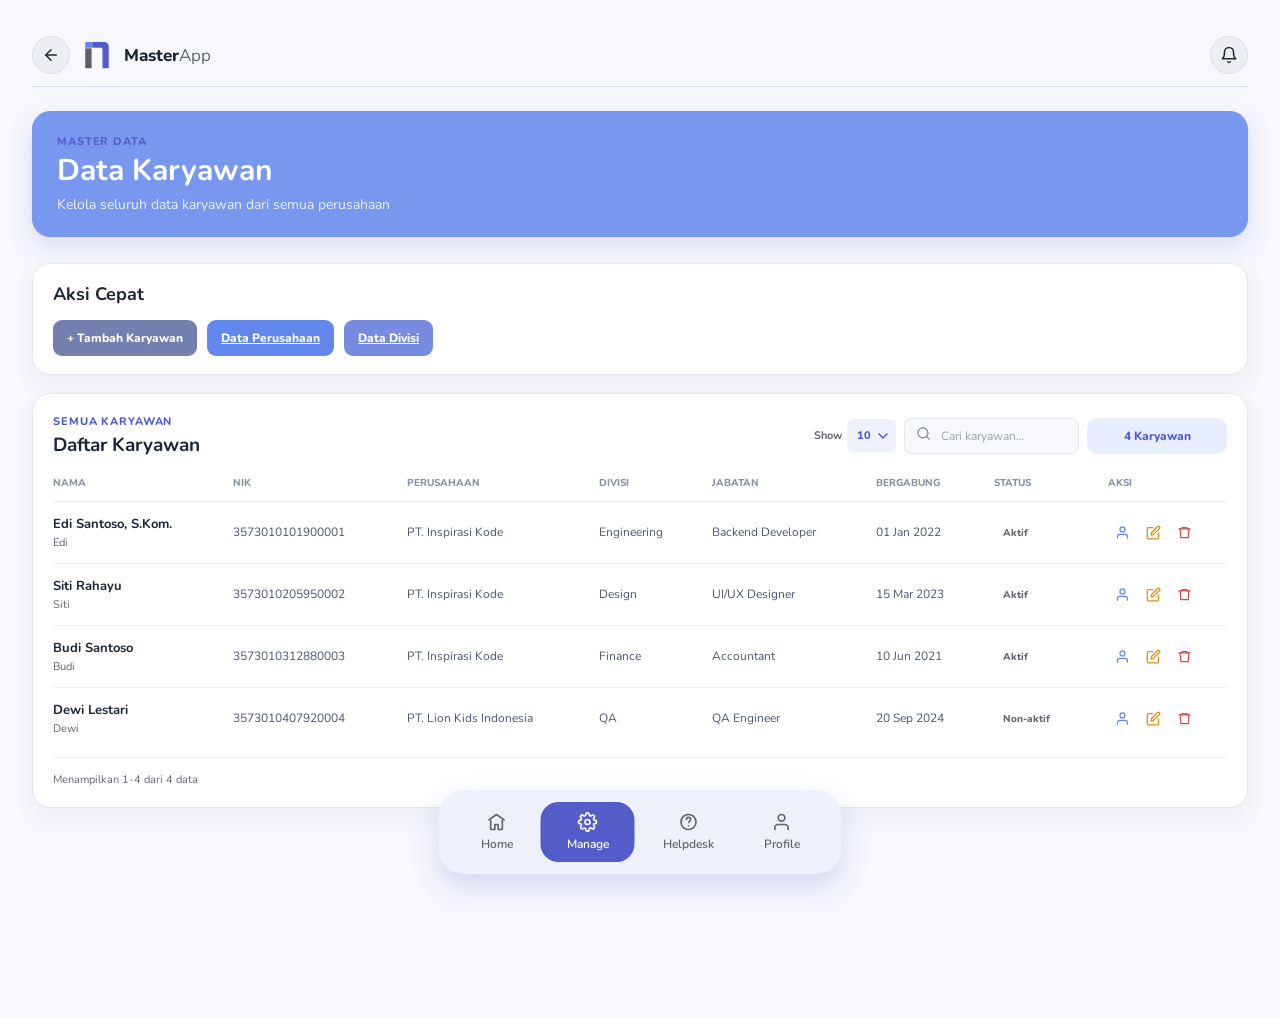
<file: employee.html>
<!DOCTYPE html>
<html lang="id">

<head>
    <meta charset="UTF-8">
    <meta name="viewport" content="width=device-width, initial-scale=1.0">
    <title>Data Karyawan - Master App</title>
    <meta name="description" content="Daftar dan pengelolaan data karyawan dalam ekosistem Master App.">
    <link rel="stylesheet" href="assets/style.css">
</head>

<body class="manage-page">
    <div class="app">
        <header>
            <div class="header-left">
                <a href="statistik.html" class="icon-btn" aria-label="Kembali" title="Kembali">
                    <svg viewBox="0 0 24 24" fill="none" stroke="currentColor" stroke-width="2" stroke-linecap="round" stroke-linejoin="round">
                        <path d="M19 12H5" /><path d="m12 5-7 7 7 7" />
                    </svg>
                </a>
                <a href="index.html" class="brand">
                    <span class="brand-mark"><img class="logo-1" src="assets/logo-1.png" alt="Master App"></span>
                    <span class="brand-name">Master<span>App</span></span>
                </a>
            </div>
            <div class="header-right">
                <button class="icon-btn" aria-label="Notifikasi">
                    <svg viewBox="0 0 24 24" fill="none" stroke="currentColor" stroke-width="2" stroke-linecap="round" stroke-linejoin="round">
                        <path d="M6 8a6 6 0 0 1 12 0c0 7 3 9 3 9H3s3-2 3-9" /><path d="M10.3 21a1.94 1.94 0 0 0 3.4 0" />
                    </svg>
                </button>
            </div>
        </header>

        <div class="manage-heading">
            <div>
                <p class="eyebrow">Master Data</p>
                <h1>Data Karyawan</h1>
                <p class="manage-description">Kelola seluruh data karyawan dari semua perusahaan</p>
            </div>
        </div>

        <!-- Quick Actions -->
        <section class="quick-actions-card" aria-labelledby="qa-title">
            <h2 id="qa-title">Aksi Cepat</h2>
            <div class="quick-actions-list">
                <button class="quick-action register-company" id="openAddModal" type="button">+ Tambah Karyawan</button>
                <a href="company.html" class="quick-action register-division">Data Perusahaan</a>
                <a href="division.html" class="quick-action register-position">Data Divisi</a>
            </div>
        </section>

        <!-- Filter + Table -->
        <div class="manage-panel" style="margin-bottom: 100px;">
            <div class="panel-heading employee-heading">
                <div>
                    <p class="panel-kicker">Semua Karyawan</p>
                    <h2>Daftar Karyawan</h2>
                </div>
                <div class="employee-actions">
                    <label class="page-size-control" for="pageSize">
                        Show
                        <select id="pageSize">
                            <option value="10">10</option>
                            <option value="25">25</option>
                            <option value="50">50</option>
                        </select>
                    </label>
                    <form class="employee-search" role="search">
                        <label class="search-label" for="searchInput">
                            <svg viewBox="0 0 24 24" fill="none" stroke="currentColor" stroke-width="2" stroke-linecap="round" stroke-linejoin="round"><circle cx="11" cy="11" r="8"/><path d="m21 21-4.35-4.35"/></svg>
                        </label>
                        <input id="searchInput" class="search-input" type="search" placeholder="Cari karyawan…" autocomplete="off">
                    </form>
                    <span class="panel-count" id="countBadge">4 Karyawan</span>
                </div>
            </div>
            <div class="table-wrap">
                <table class="data-table" id="employeeTable">
                    <thead>
                        <tr>
                            <th>Nama</th>
                            <th>NIK</th>
                            <th>Perusahaan</th>
                            <th>Divisi</th>
                            <th>Jabatan</th>
                            <th>Bergabung</th>
                            <th>Status</th>
                            <th>Aksi</th>
                        </tr>
                    </thead>
                    <tbody id="employeeTableBody">
                        <tr>
                            <td><strong>Edi Santoso, S.Kom.</strong><span>Edi</span></td>
                            <td>3573010101900001</td>
                            <td>PT. Inspirasi Kode</td>
                            <td>Engineering</td>
                            <td>Backend Developer</td>
                            <td>01 Jan 2022</td>
                            <td><span class="status status-active">Aktif</span></td>
                            <td>
                                <div class="row-actions">
                                    <button class="action-button profile-action" title="Detail" onclick="openDetailModal(this)">
                                        <svg viewBox="0 0 24 24" fill="none" stroke="currentColor" stroke-width="2" stroke-linecap="round" stroke-linejoin="round"><path d="M20 21v-2a4 4 0 0 0-4-4H8a4 4 0 0 0-4 4v2"/><circle cx="12" cy="7" r="4"/></svg>
                                    </button>
                                    <button class="action-button edit-action" title="Edit" onclick="openEditModal(this)">
                                        <svg viewBox="0 0 24 24" fill="none" stroke="currentColor" stroke-width="2" stroke-linecap="round" stroke-linejoin="round"><path d="M11 4H4a2 2 0 0 0-2 2v14a2 2 0 0 0 2 2h14a2 2 0 0 0 2-2v-7"/><path d="M18.5 2.5a2.121 2.121 0 0 1 3 3L12 15l-4 1 1-4Z"/></svg>
                                    </button>
                                    <button class="action-button delete-action" title="Hapus" onclick="openDeleteModal(this)">
                                        <svg viewBox="0 0 24 24" fill="none" stroke="currentColor" stroke-width="2" stroke-linecap="round" stroke-linejoin="round"><path d="M3 6h18"/><path d="M8 6V4h8v2M19 6l-1 14H6L5 6"/></svg>
                                    </button>
                                </div>
                            </td>
                        </tr>
                        <tr>
                            <td><strong>Siti Rahayu</strong><span>Siti</span></td>
                            <td>3573010205950002</td>
                            <td>PT. Inspirasi Kode</td>
                            <td>Design</td>
                            <td>UI/UX Designer</td>
                            <td>15 Mar 2023</td>
                            <td><span class="status status-active">Aktif</span></td>
                            <td>
                                <div class="row-actions">
                                    <button class="action-button profile-action" title="Detail" onclick="openDetailModal(this)">
                                        <svg viewBox="0 0 24 24" fill="none" stroke="currentColor" stroke-width="2" stroke-linecap="round" stroke-linejoin="round"><path d="M20 21v-2a4 4 0 0 0-4-4H8a4 4 0 0 0-4 4v2"/><circle cx="12" cy="7" r="4"/></svg>
                                    </button>
                                    <button class="action-button edit-action" title="Edit" onclick="openEditModal(this)">
                                        <svg viewBox="0 0 24 24" fill="none" stroke="currentColor" stroke-width="2" stroke-linecap="round" stroke-linejoin="round"><path d="M11 4H4a2 2 0 0 0-2 2v14a2 2 0 0 0 2 2h14a2 2 0 0 0 2-2v-7"/><path d="M18.5 2.5a2.121 2.121 0 0 1 3 3L12 15l-4 1 1-4Z"/></svg>
                                    </button>
                                    <button class="action-button delete-action" title="Hapus" onclick="openDeleteModal(this)">
                                        <svg viewBox="0 0 24 24" fill="none" stroke="currentColor" stroke-width="2" stroke-linecap="round" stroke-linejoin="round"><path d="M3 6h18"/><path d="M8 6V4h8v2M19 6l-1 14H6L5 6"/></svg>
                                    </button>
                                </div>
                            </td>
                        </tr>
                        <tr>
                            <td><strong>Budi Santoso</strong><span>Budi</span></td>
                            <td>3573010312880003</td>
                            <td>PT. Inspirasi Kode</td>
                            <td>Finance</td>
                            <td>Accountant</td>
                            <td>10 Jun 2021</td>
                            <td><span class="status status-active">Aktif</span></td>
                            <td>
                                <div class="row-actions">
                                    <button class="action-button profile-action" title="Detail" onclick="openDetailModal(this)">
                                        <svg viewBox="0 0 24 24" fill="none" stroke="currentColor" stroke-width="2" stroke-linecap="round" stroke-linejoin="round"><path d="M20 21v-2a4 4 0 0 0-4-4H8a4 4 0 0 0-4 4v2"/><circle cx="12" cy="7" r="4"/></svg>
                                    </button>
                                    <button class="action-button edit-action" title="Edit" onclick="openEditModal(this)">
                                        <svg viewBox="0 0 24 24" fill="none" stroke="currentColor" stroke-width="2" stroke-linecap="round" stroke-linejoin="round"><path d="M11 4H4a2 2 0 0 0-2 2v14a2 2 0 0 0 2 2h14a2 2 0 0 0 2-2v-7"/><path d="M18.5 2.5a2.121 2.121 0 0 1 3 3L12 15l-4 1 1-4Z"/></svg>
                                    </button>
                                    <button class="action-button delete-action" title="Hapus" onclick="openDeleteModal(this)">
                                        <svg viewBox="0 0 24 24" fill="none" stroke="currentColor" stroke-width="2" stroke-linecap="round" stroke-linejoin="round"><path d="M3 6h18"/><path d="M8 6V4h8v2M19 6l-1 14H6L5 6"/></svg>
                                    </button>
                                </div>
                            </td>
                        </tr>
                        <tr>
                            <td><strong>Dewi Lestari</strong><span>Dewi</span></td>
                            <td>3573010407920004</td>
                            <td>PT. Lion Kids Indonesia</td>
                            <td>QA</td>
                            <td>QA Engineer</td>
                            <td>20 Sep 2024</td>
                            <td><span class="status status-inactive">Non-aktif</span></td>
                            <td>
                                <div class="row-actions">
                                    <button class="action-button profile-action" title="Detail" onclick="openDetailModal(this)">
                                        <svg viewBox="0 0 24 24" fill="none" stroke="currentColor" stroke-width="2" stroke-linecap="round" stroke-linejoin="round"><path d="M20 21v-2a4 4 0 0 0-4-4H8a4 4 0 0 0-4 4v2"/><circle cx="12" cy="7" r="4"/></svg>
                                    </button>
                                    <button class="action-button edit-action" title="Edit" onclick="openEditModal(this)">
                                        <svg viewBox="0 0 24 24" fill="none" stroke="currentColor" stroke-width="2" stroke-linecap="round" stroke-linejoin="round"><path d="M11 4H4a2 2 0 0 0-2 2v14a2 2 0 0 0 2 2h14a2 2 0 0 0 2-2v-7"/><path d="M18.5 2.5a2.121 2.121 0 0 1 3 3L12 15l-4 1 1-4Z"/></svg>
                                    </button>
                                    <button class="action-button delete-action" title="Hapus" onclick="openDeleteModal(this)">
                                        <svg viewBox="0 0 24 24" fill="none" stroke="currentColor" stroke-width="2" stroke-linecap="round" stroke-linejoin="round"><path d="M3 6h18"/><path d="M8 6V4h8v2M19 6l-1 14H6L5 6"/></svg>
                                    </button>
                                </div>
                            </td>
                        </tr>
                    </tbody>
                </table>
            </div>
            <div class="table-footer">
                <p class="table-summary" id="tableSummary">Menampilkan 1-4 dari 4 data</p>
                <nav class="pagination" id="pagination" aria-label="Pagination karyawan"></nav>
            </div>
        </div>
    </div>

    <!-- Bottom Nav -->
    <nav class="bottom-nav">
        <a href="index.html" class="nav-link"><svg viewBox="0 0 24 24" fill="none" stroke="currentColor" stroke-width="2" stroke-linecap="round" stroke-linejoin="round"><path d="M3 9.5 12 3l9 6.5"/><path d="M5 10v10a1 1 0 0 0 1 1h4v-6h4v6h4a1 1 0 0 0 1-1V10"/></svg>Home</a>
        <a href="manage.html" class="nav-link active"><svg viewBox="0 0 24 24" fill="none" stroke="currentColor" stroke-width="2" stroke-linecap="round" stroke-linejoin="round"><circle cx="12" cy="12" r="3"/><path d="M19.4 15a1.65 1.65 0 0 0 .33 1.82l.06.06a2 2 0 1 1-2.83 2.83l-.06-.06a1.65 1.65 0 0 0-1.82-.33 1.65 1.65 0 0 0-1 1.51V21a2 2 0 0 1-4 0v-.09A1.65 1.65 0 0 0 9 19.4a1.65 1.65 0 0 0-1.82.33l-.06.06a2 2 0 1 1-2.83-2.83l.06-.06A1.65 1.65 0 0 0 4.6 15a1.65 1.65 0 0 0-1.51-1H3a2 2 0 0 1 0-4h.09A1.65 1.65 0 0 0 4.6 9a1.65 1.65 0 0 0-.33-1.82l-.06-.06a2 2 0 1 1 2.83-2.83l.06.06A1.65 1.65 0 0 0 9 4.6a1.65 1.65 0 0 0 1-1.51V3a2 2 0 0 1 4 0v.09a1.65 1.65 0 0 0 1 1.51 1.65 1.65 0 0 0 1.82-.33l.06-.06a2 2 0 1 1 2.83 2.83l-.06.06A1.65 1.65 0 0 0 19.4 9a1.65 1.65 0 0 0 1.51 1H21a2 2 0 0 1 0 4h-.09a1.65 1.65 0 0 0-1.51 1Z"/></svg>Manage</a>
        <a href="helpdesk.html" class="nav-link"><svg viewBox="0 0 24 24" fill="none" stroke="currentColor" stroke-width="2" stroke-linecap="round" stroke-linejoin="round"><circle cx="12" cy="12" r="9"/><path d="M9.5 9a2.5 2.5 0 0 1 5 0c0 1.7-2 2-2 3.5"/><line x1="12" y1="16.5" x2="12" y2="16.5"/></svg>Helpdesk</a>
        <a href="profile.html" class="nav-link"><svg viewBox="0 0 24 24" fill="none" stroke="currentColor" stroke-width="2" stroke-linecap="round" stroke-linejoin="round"><path d="M20 21v-2a4 4 0 0 0-4-4H8a4 4 0 0 0-4 4v2"/><circle cx="12" cy="7" r="4"/></svg>Profile</a>
    </nav>

    <!-- Modal Tambah / Edit Karyawan -->
    <dialog class="company-modal employee-modal" id="employeeModal" aria-labelledby="employeeModalTitle">
        <form id="employeeForm" method="dialog">
            <div class="company-modal-header">
                <div>
                    <p class="eyebrow">Master Data</p>
                    <h2 id="employeeModalTitle">Tambah Karyawan</h2>
                    <p class="modal-description">Lengkapi informasi di bawah ini untuk data karyawan.</p>
                </div>
                <button class="modal-close" id="closeModal" type="button" aria-label="Tutup">&times;</button>
            </div>

            <fieldset class="form-section">
                <legend>Data Pribadi</legend>
                <div class="form-grid">
                    <label class="form-field required-field">Nama lengkap <span class="required-mark" aria-hidden="true">*</span><input name="nama_lengkap" placeholder="Contoh: Edi Santoso" required></label>
                    <label class="form-field">Nama panggilan<input name="nama_panggilan" placeholder="Contoh: Edi"></label>
                    <label class="form-field">Nama dan gelar<input name="nama_gelar" placeholder="Contoh: Edi Santoso, S.Kom."></label>
                    <label class="form-field">Nama BPJS<input name="nama_bpjs" placeholder="Contoh: EDI SANTOSO"></label>
                    <label class="form-field">Tempat lahir<input name="tempat_lahir" placeholder="Contoh: Malang"></label>
                    <label class="form-field">Tanggal lahir<input name="tanggal_lahir" type="date"></label>
                    <label class="form-field required-field">Jenis kelamin <span class="required-mark" aria-hidden="true">*</span><select name="jenis_kelamin" required><option value="" selected disabled>Pilih jenis kelamin</option><option value="Laki-laki">Laki-laki</option><option value="Perempuan">Perempuan</option></select></label>
                    <label class="form-field">Agama<select name="agama"><option value="" selected>Pilih agama</option><option value="Islam">Islam</option><option value="Kristen">Kristen</option><option value="Katolik">Katolik</option><option value="Hindu">Hindu</option><option value="Buddha">Buddha</option><option value="Konghucu">Konghucu</option></select></label>
                    <label class="form-field required-field">Status perkawinan <span class="required-mark" aria-hidden="true">*</span><select name="status_perkawinan" required><option value="" selected disabled>Pilih status</option><option value="Belum Kawin">Belum kawin</option><option value="Kawin">Kawin</option><option value="Cerai Hidup">Cerai hidup</option><option value="Cerai Mati">Cerai mati</option></select></label>
                    <label class="form-field">Foto<input name="foto" type="file" accept="image/*"></label>
                </div>
            </fieldset>

            <fieldset class="form-section">
                <legend>Identitas dan Kontak</legend>
                <div class="form-grid">
                    <label class="form-field">NIK<input name="nik" inputmode="numeric" maxlength="16" pattern="[0-9]{16}" placeholder="16 digit NIK"></label>
                    <label class="form-field">NPWP<input name="npwp" maxlength="50" placeholder="Contoh: 12.345.678.9-012.000"></label>
                    <label class="form-field">Telepon<input name="telepon" type="tel" maxlength="12" placeholder="Contoh: 0812-7272-7272"></label>
                    <label class="form-field">Email<input name="email" type="email" placeholder="Contoh: nama@mail.com"></label>
                    <label class="form-field full-field">Alamat KTP<textarea name="alamat_ktp" rows="2" placeholder="Alamat sesuai KTP"></textarea></label>
                    <label class="form-field full-field">Alamat domisili<textarea name="alamat_domisili" rows="2" placeholder="Alamat tempat tinggal saat ini"></textarea></label>
                </div>
            </fieldset>

            <fieldset class="form-section">
                <legend>Pendidikan</legend>
                <div class="form-grid">
                    <label class="form-field">Pendidikan terakhir<select name="pendidikan_terakhir"><option value="" selected>Pilih pendidikan</option><option value="SMA/SMK">SMA/SMK</option><option value="D3">D3</option><option value="S1">S1</option><option value="S2">S2</option><option value="S3">S3</option></select></label>
                    <label class="form-field">Program studi<input name="program_studi" placeholder="Contoh: Teknik Informatika"></label>
                    <label class="form-field">Universitas<input name="universitas" placeholder="Contoh: Universitas Inspirasi"></label>
                    <label class="form-field">Tahun lulus<input name="tahun_lulus" inputmode="numeric" maxlength="4" placeholder="Contoh: 2024"></label>
                </div>
            </fieldset>

            <fieldset class="form-section">
                <legend>Kepegawaian dan Rekening</legend>
                <div class="form-grid">
                    <label class="form-field required-field">Perusahaan <span class="required-mark" aria-hidden="true">*</span><select name="perusahaan_id" required><option value="INS-001">PT. Inspirasi Kode</option><option value="LKI-002">PT. Lion Kids Indonesia</option></select></label>
                    <label class="form-field required-field">Divisi <span class="required-mark" aria-hidden="true">*</span><select name="divisi_id" required><option value="" selected disabled>Pilih divisi</option><option value="QA">QA</option><option value="Design">Design</option><option value="Engineering">Engineering</option><option value="Finance">Finance</option></select></label>
                    <label class="form-field required-field">Jabatan <span class="required-mark" aria-hidden="true">*</span><select name="jabatan_id" required><option value="" selected disabled>Pilih jabatan</option><option value="QA Engineer">QA Engineer</option><option value="UI/UX Designer">UI/UX Designer</option><option value="Backend Developer">Backend Developer</option><option value="Accountant">Accountant</option></select></label>
                    <label class="form-field">Tanggal bergabung<input name="tanggal_bergabung" type="date"></label>
                    <label class="form-field">Nama rekening<input name="nama_rekening" placeholder="Contoh: EDI SANTOSO"></label>
                    <label class="form-field">Nomor rekening<input name="nomor_rekening" inputmode="numeric" placeholder="Contoh: 002277027"></label>
                    <label class="form-field">Bank<input name="bank" placeholder="Contoh: BCI"></label>
                    <label class="form-field required-field">Status <span class="required-mark" aria-hidden="true">*</span><select name="is_active" required><option value="true" selected>Aktif</option><option value="false">Tidak aktif</option></select></label>
                </div>
            </fieldset>

            <div class="company-modal-footer">
                <button class="cancel-button" id="cancelModal" type="button">Batal</button>
                <button class="add-button" type="submit" id="submitBtn">Simpan Karyawan</button>
            </div>
        </form>
    </dialog>

    <!-- Modal Konfirmasi Hapus -->
    <dialog class="confirm-modal" id="deleteModal" aria-labelledby="deleteTitle">
        <div class="confirm-icon">
            <svg viewBox="0 0 24 24" fill="none" stroke="currentColor" stroke-width="2" stroke-linecap="round" stroke-linejoin="round"><path d="M3 6h18"/><path d="M8 6V4h8v2M19 6l-1 14H6L5 6"/><path d="M10 11v5M14 11v5"/></svg>
        </div>
        <h2 id="deleteTitle">Hapus Karyawan?</h2>
        <p>Data karyawan <strong id="deleteTargetName">ini</strong> akan dihapus dan tidak dapat dipulihkan.</p>
        <div class="confirm-actions">
            <button class="cancel-button" id="cancelDelete" type="button">Batal</button>
            <button class="confirm-delete-button" id="confirmDelete" type="button">Ya, hapus</button>
        </div>
    </dialog>

    <!-- Modal Detail Karyawan -->
    <dialog class="detail-modal" id="detailModal" aria-labelledby="detailEmpTitle">
        <div class="detail-hero">
            <div class="detail-hero-avatar" id="detailAvatar">ES</div>
            <div class="detail-hero-info">
                <div class="detail-hero-name" id="detailEmpTitle">Edi Santoso</div>
                <div class="detail-hero-meta">
                    <span class="detail-hero-badge" id="detailEmpNik">NIK: -</span>
                    <span class="detail-hero-badge" id="detailEmpStatus">Aktif</span>
                </div>
            </div>
            <button class="detail-close-btn" id="closeDetailModal" aria-label="Tutup">&times;</button>
        </div>
        <div class="detail-body">
            <div class="detail-section">
                <div class="detail-section-title">Data Pribadi</div>
                <div class="detail-info-grid">
                    <div class="detail-info-item"><span class="detail-info-label">Nama Lengkap</span><span class="detail-info-value" id="de-nama-lengkap">-</span></div>
                    <div class="detail-info-item"><span class="detail-info-label">Nama Panggilan</span><span class="detail-info-value" id="de-nama-panggilan">-</span></div>
                    <div class="detail-info-item"><span class="detail-info-label">Nama dan Gelar</span><span class="detail-info-value" id="de-nama-gelar">-</span></div>
                    <div class="detail-info-item"><span class="detail-info-label">Nama BPJS</span><span class="detail-info-value" id="de-nama-bpjs">-</span></div>
                    <div class="detail-info-item"><span class="detail-info-label">Tempat Lahir</span><span class="detail-info-value" id="de-tempat-lahir">-</span></div>
                    <div class="detail-info-item"><span class="detail-info-label">Tanggal Lahir</span><span class="detail-info-value" id="de-tanggal-lahir">-</span></div>
                    <div class="detail-info-item"><span class="detail-info-label">Jenis Kelamin</span><span class="detail-info-value" id="de-jk">-</span></div>
                    <div class="detail-info-item"><span class="detail-info-label">Agama</span><span class="detail-info-value" id="de-agama">-</span></div>
                    <div class="detail-info-item"><span class="detail-info-label">Status Perkawinan</span><span class="detail-info-value" id="de-status-kawin">-</span></div>
                </div>
            </div>
            <div class="detail-section">
                <div class="detail-section-title">Identitas dan Kontak</div>
                <div class="detail-info-grid">
                    <div class="detail-info-item"><span class="detail-info-label">NIK</span><span class="detail-info-value" id="de-nik">-</span></div>
                    <div class="detail-info-item"><span class="detail-info-label">NPWP</span><span class="detail-info-value" id="de-npwp">-</span></div>
                    <div class="detail-info-item"><span class="detail-info-label">Telepon</span><span class="detail-info-value" id="de-telp">-</span></div>
                    <div class="detail-info-item"><span class="detail-info-label">Email</span><span class="detail-info-value" id="de-email">-</span></div>
                    <div class="detail-info-item full-item"><span class="detail-info-label">Alamat KTP</span><span class="detail-info-value" id="de-alamat-ktp">-</span></div>
                    <div class="detail-info-item full-item"><span class="detail-info-label">Alamat Domisili</span><span class="detail-info-value" id="de-alamat-domisili">-</span></div>
                </div>
            </div>
            <div class="detail-section">
                <div class="detail-section-title">Pendidikan</div>
                <div class="detail-info-grid">
                    <div class="detail-info-item"><span class="detail-info-label">Pendidikan Terakhir</span><span class="detail-info-value" id="de-pendidikan">-</span></div>
                    <div class="detail-info-item"><span class="detail-info-label">Program Studi</span><span class="detail-info-value" id="de-prodi">-</span></div>
                    <div class="detail-info-item"><span class="detail-info-label">Universitas</span><span class="detail-info-value" id="de-univ">-</span></div>
                    <div class="detail-info-item"><span class="detail-info-label">Tahun Lulus</span><span class="detail-info-value" id="de-tahun-lulus">-</span></div>
                </div>
            </div>
            <div class="detail-section">
                <div class="detail-section-title">Kepegawaian dan Rekening</div>
                <div class="detail-info-grid">
                    <div class="detail-info-item"><span class="detail-info-label">Perusahaan</span><span class="detail-info-value" id="de-perusahaan">-</span></div>
                    <div class="detail-info-item"><span class="detail-info-label">Divisi</span><span class="detail-info-value" id="de-divisi">-</span></div>
                    <div class="detail-info-item"><span class="detail-info-label">Jabatan</span><span class="detail-info-value" id="de-jabatan">-</span></div>
                    <div class="detail-info-item"><span class="detail-info-label">Tanggal Bergabung</span><span class="detail-info-value" id="de-bergabung">-</span></div>
                    <div class="detail-info-item"><span class="detail-info-label">Status Aktif</span><span class="detail-info-value" id="de-status-aktif">-</span></div>
                    <div class="detail-info-item"><span class="detail-info-label">Nama Rekening</span><span class="detail-info-value" id="de-rek-nama">-</span></div>
                    <div class="detail-info-item"><span class="detail-info-label">Nomor Rekening</span><span class="detail-info-value" id="de-rek-no">-</span></div>
                    <div class="detail-info-item"><span class="detail-info-label">Bank</span><span class="detail-info-value" id="de-bank">-</span></div>
                </div>
            </div>
        </div>
        <div class="detail-footer">
            <button class="cancel-button" id="closeDetailFooter" type="button">Tutup</button>
            <button class="add-button" id="editFromDetail" type="button">Edit Data</button>
        </div>
    </dialog>

    <script src="assets/custom.js"></script>
    <script>
        const modal = document.getElementById('employeeModal');
        const deleteModal = document.getElementById('deleteModal');
        const detailModal = document.getElementById('detailModal');
        const modalTitle = document.getElementById('employeeModalTitle');
        const submitBtn = document.getElementById('submitBtn');
        let deleteTargetRow = null;
        let detailSourceRow = null;

        document.getElementById('openAddModal').addEventListener('click', () => {
            modalTitle.textContent = 'Tambah Karyawan';
            submitBtn.textContent = 'Simpan Karyawan';
            document.getElementById('employeeForm').reset();
            modal.showModal();
        });
        document.getElementById('closeModal').addEventListener('click', () => modal.close());
        document.getElementById('cancelModal').addEventListener('click', () => modal.close());

        // --- Detail ---
        function openDetailModal(btn) {
            detailSourceRow = btn.closest('tr');
            const cells = detailSourceRow.cells;
            const nama      = cells[0].querySelector('strong')?.textContent || '-';
            const panggilan = cells[0].querySelector('span')?.textContent || '-';
            const nik       = cells[1].textContent.trim();
            const company   = cells[2].textContent.trim();
            const divisi    = cells[3].textContent.trim();
            const jabatan   = cells[4].textContent.trim();
            const bergabung = cells[5].textContent.trim();
            const status    = cells[6].querySelector('.status')?.textContent.trim() || '-';

            const inisial = nama.split(' ').filter(w => w.length > 1).map(w => w[0]).join('').slice(0, 2).toUpperCase();
            document.getElementById('detailAvatar').textContent = inisial;
            document.getElementById('detailEmpTitle').textContent = nama;
            document.getElementById('detailEmpNik').textContent = 'NIK: ' + nik;
            document.getElementById('detailEmpStatus').textContent = status;

            const v = (id, val) => {
                const el = document.getElementById(id);
                el.textContent = val && val.trim() !== '-' && val.trim() !== '' ? val : 'Belum diisi';
                el.className = 'detail-info-value' + (val && val.trim() !== '-' && val.trim() !== '' ? '' : ' empty');
            };
            v('de-nama-lengkap', nama); v('de-nama-panggilan', panggilan); v('de-nama-gelar', '-'); v('de-nama-bpjs', '-');
            v('de-tempat-lahir', '-'); v('de-tanggal-lahir', '-'); v('de-jk', '-'); v('de-agama', '-'); v('de-status-kawin', '-');
            v('de-nik', nik); v('de-npwp', '-'); v('de-telp', '-'); v('de-email', '-'); v('de-alamat-ktp', '-'); v('de-alamat-domisili', '-');
            v('de-pendidikan', '-'); v('de-prodi', '-'); v('de-univ', '-'); v('de-tahun-lulus', '-');
            v('de-perusahaan', company); v('de-divisi', divisi); v('de-jabatan', jabatan); v('de-bergabung', bergabung);
            v('de-status-aktif', status); v('de-rek-nama', '-'); v('de-rek-no', '-'); v('de-bank', '-');

            detailModal.showModal();
        }

        document.getElementById('closeDetailModal').addEventListener('click', () => detailModal.close());
        document.getElementById('closeDetailFooter').addEventListener('click', () => detailModal.close());
        document.getElementById('editFromDetail').addEventListener('click', () => {
            detailModal.close();
            if (detailSourceRow) openEditModal(detailSourceRow.querySelector('.edit-action'));
        });

        // --- Edit ---
        function openEditModal(btn) {
            modalTitle.textContent = 'Edit Karyawan';
            submitBtn.textContent = 'Perbarui';
            const row = btn.closest('tr');
            document.querySelector('[name="nama_lengkap"]').value = row.querySelector('td strong').textContent;
            modal.showModal();
        }

        // --- Delete ---
        function openDeleteModal(btn) {
            deleteTargetRow = btn.closest('tr');
            document.getElementById('deleteTargetName').textContent =
                deleteTargetRow.querySelector('td strong').textContent;
            deleteModal.showModal();
        }

        document.getElementById('cancelDelete').addEventListener('click', () => deleteModal.close());
        document.getElementById('confirmDelete').addEventListener('click', () => {
            if (deleteTargetRow) deleteTargetRow.remove();
            deleteModal.close();
            updateCount();
        });

        function updateCount() {
            const count = document.querySelectorAll('#employeeTableBody tr').length;
            document.getElementById('countBadge').textContent = count + ' Karyawan';
            document.getElementById('tableSummary').textContent = `Menampilkan 1-${count} dari ${count} data`;
        }

        document.getElementById('searchInput').addEventListener('input', function () {
            const q = this.value.toLowerCase();
            document.querySelectorAll('#employeeTableBody tr').forEach(row => {
                row.style.display = row.textContent.toLowerCase().includes(q) ? '' : 'none';
            });
        });
    </script>
</body>
</html>
</file>
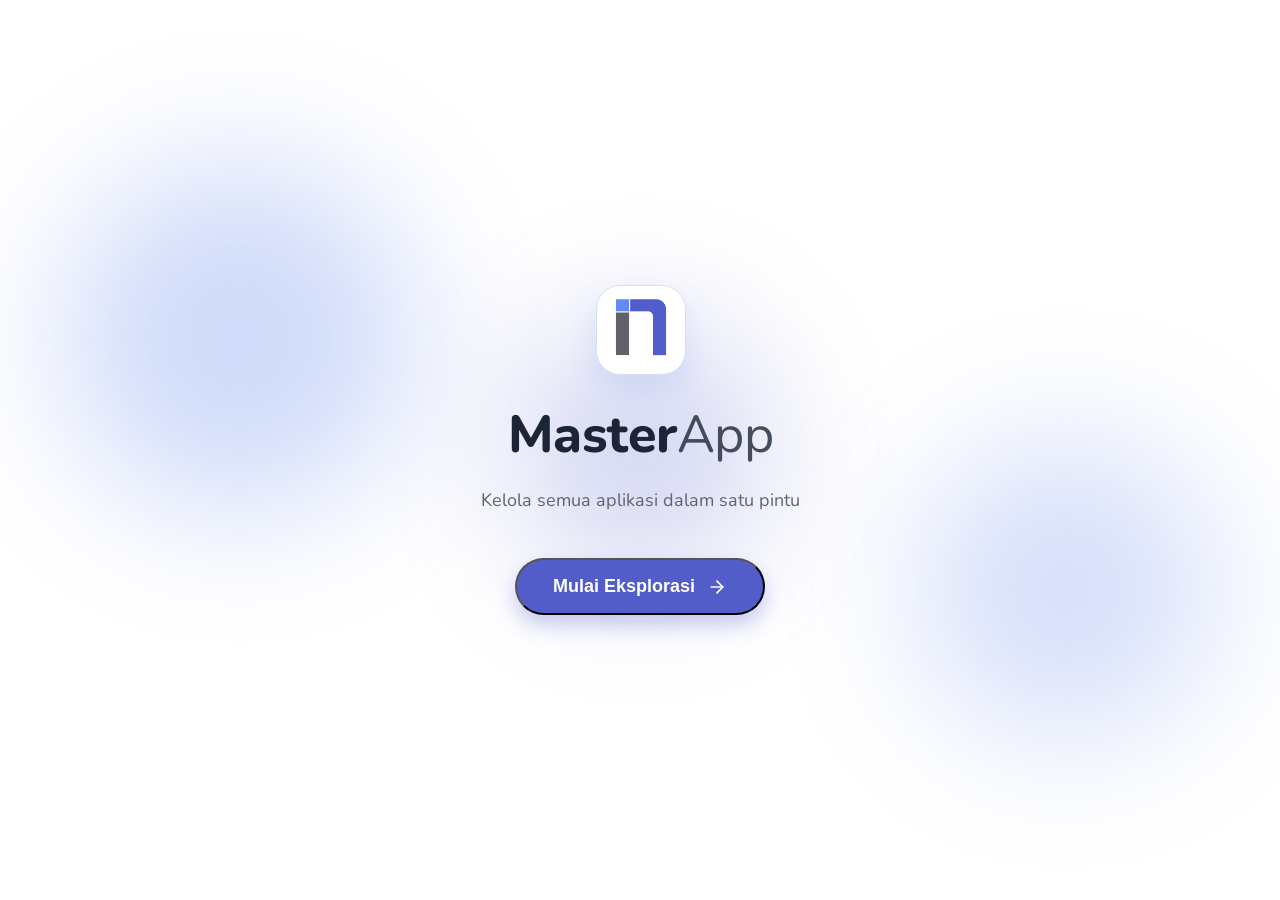
<file: frontpage.html>
<!DOCTYPE html>
<html lang="en">

<head>
    <meta charset="UTF-8">
    <meta name="viewport" content="width=device-width, initial-scale=1.0, maximum-scale=1.0">
    <title>Master App - Frontpage</title>
    <link rel="stylesheet" href="assets/style.css">
</head>

<body class="front-page">
    <div class="front-container">
        <!-- Floating shapes for background animation -->
        <div class="shape shape-1"></div>
        <div class="shape shape-2"></div>
        <div class="shape shape-3"></div>

        <div class="front-content">
            <div class="front-hero-section">
                <div class="front-logo-wrapper">
                    <span class="front-logo-mark">
                        <img src="assets/logo-1.png" alt="Master App">
                    </span>
                </div>
                <h1 class="front-title">Master<span>App</span></h1>
                <p class="front-subtitle">Kelola semua aplikasi dalam satu pintu</p>
            </div>
            <div class="front-actions-wrapper">
                <button type="button" id="exploreBtn" class="front-cta-btn" aria-expanded="false" aria-controls="appOrbitContainer">
                    <span>Mulai Eksplorasi</span>
                    <svg viewBox="0 0 24 24" fill="none" stroke="currentColor" stroke-width="2" stroke-linecap="round"
                        stroke-linejoin="round">
                        <path d="M5 12h14"></path>
                        <path d="m12 5 7 7-7 7"></path>
                    </svg>
                </button>

                <div id="appOrbitContainer" class="app-orbit-container" aria-hidden="true">
                    <div class="app-orbit-track">
                        <!-- SIKa -->
                        <a href="login.html" class="orbit-node" style="--delay: 0.05s; --node-color: #737fae;" title="SIKa - Sistem Informasi Karyawan">
                            <span class="orbit-circle">
                                <svg xmlns="http://www.w3.org/2000/svg" fill="none" viewBox="0 0 24 24" stroke-width="1.8" stroke="currentColor">
                                    <path stroke-linecap="round" stroke-linejoin="round" d="M18 18.72a9.094 9.094 0 0 0 3.741-.479 3 3 0 0 0-4.682-2.72m.94 3.198.001.031c0 .225-.012.447-.037.666A11.944 11.944 0 0 1 12 21c-2.17 0-4.207-.576-5.963-1.584A6.062 6.062 0 0 1 6 18.719m12 0a5.971 5.971 0 0 0-.941-3.197m0 0A5.995 5.995 0 0 0 12 12.75a5.995 5.995 0 0 0-5.058 2.772m0 0a3 3 0 0 0-4.681 2.72 8.986 8.986 0 0 0 3.74.477m.94-3.197a5.971 5.971 0 0 0-.94 3.197M15 6.75a3 3 0 1 1-6 0 3 3 0 0 1 6 0Zm6 3a2.25 2.25 0 1 1-4.5 0 2.25 2.25 0 0 1 4.5 0Zm-13.5 0a2.25 2.25 0 1 1-4.5 0 2.25 2.25 0 0 1 4.5 0Z" />
                                </svg>
                            </span>
                            <span class="orbit-label">SIKa</span>
                        </a>

                        <!-- Office App -->
                        <a href="login.html" class="orbit-node" style="--delay: 0.1s; --node-color: #6288ed;" title="Office App - Platform Pengelola Dokumen Kerja">
                            <span class="orbit-circle">
                                <svg viewBox="0 0 24 24" fill="none" stroke="currentColor" stroke-width="2" stroke-linecap="round" stroke-linejoin="round">
                                    <rect x="3" y="7" width="18" height="13" rx="2" />
                                    <path d="M8 7V5a2 2 0 0 1 2-2h4a2 2 0 0 1 2 2v2" />
                                    <line x1="3" y1="12" x2="21" y2="12" />
                                </svg>
                            </span>
                            <span class="orbit-label">Office App</span>
                        </a>

                        <!-- EAsesmen -->
                        <a href="login.html" class="orbit-node" style="--delay: 0.15s; --node-color: #778be1;" title="EAsesmen - Penilaian Digital">
                            <span class="orbit-circle">
                                <svg viewBox="0 0 24 24" fill="none" stroke="currentColor" stroke-width="2" stroke-linecap="round" stroke-linejoin="round">
                                    <rect x="5" y="4" width="14" height="17" rx="2" />
                                    <path d="M9 3h6v3H9z" />
                                    <path d="m8.5 13 2 2 4-4.5" />
                                </svg>
                            </span>
                            <span class="orbit-label">EAsesmen</span>
                        </a>

                        <!-- Mobilku -->
                        <a href="login.html" class="orbit-node" style="--delay: 0.2s; --node-color: #7898ef;" title="Mobilku - Rental dan Travel">
                            <span class="orbit-circle">
                                <svg viewBox="0 0 24 24" fill="none" stroke="currentColor" stroke-width="2" stroke-linecap="round" stroke-linejoin="round">
                                    <path d="M3 13l2-6a2 2 0 0 1 2-1.4h10A2 2 0 0 1 19 7l2 6" />
                                    <rect x="2" y="13" width="20" height="6" rx="2" />
                                    <circle cx="7" cy="19.5" r="1.5" />
                                    <circle cx="17" cy="19.5" r="1.5" />
                                </svg>
                            </span>
                            <span class="orbit-label">Mobilku</span>
                        </a>

                        <!-- GISurvey -->
                        <a href="login.html" class="orbit-node" style="--delay: 0.25s; --node-color: #626b9f;" title="GISurvey - Integrasi PKRMS dan GIS">
                            <span class="orbit-circle">
                                <svg xmlns="http://www.w3.org/2000/svg" fill="none" viewBox="0 0 24 24" stroke-width="1.8" stroke="currentColor">
                                    <path stroke-linecap="round" stroke-linejoin="round" d="M9 6.75V15m6-6v8.25m.503 3.498 4.875-2.437c.381-.19.622-.58.622-1.006V4.82c0-.836-.88-1.38-1.628-1.006l-3.869 1.934c-.317.159-.69.159-1.006 0L9.503 3.252a1.125 1.125 0 0 0-1.006 0L3.622 5.689C3.24 5.88 3 6.27 3 6.695V19.18c0 .836.88 1.38 1.628 1.006l3.869-1.934c.317-.159.69-.159 1.006 0l4.994 2.497c.317.158.69.158 1.006 0Z" />
                                </svg>
                            </span>
                            <span class="orbit-label">GISurvey</span>
                        </a>

                        <!-- Inspirasi Kode -->
                        <a href="login.html" class="orbit-node" style="--delay: 0.3s; --node-color: #637bdc;" title="Inspirasi Kode - Company Profile">
                            <span class="orbit-circle">
                                <svg xmlns="http://www.w3.org/2000/svg" fill="none" viewBox="0 0 24 24" stroke-width="1.8" stroke="currentColor">
                                    <path stroke-linecap="round" stroke-linejoin="round" d="M12 21a9.004 9.004 0 0 0 8.716-6.747M12 21a9.004 9.004 0 0 1-8.716-6.747M12 21c2.485 0 4.5-4.03 4.5-9S14.485 3 12 3m0 18c-2.485 0-4.5-4.03-4.5-9S9.515 3 12 3m0 0a8.997 8.997 0 0 1 7.843 4.582M12 3a8.997 8.997 0 0 0-7.843 4.582m15.686 0A11.953 11.953 0 0 1 12 10.5c-2.998 0-5.74-1.1-7.843-2.918m15.686 0A8.959 8.959 0 0 1 21 12c0 .778-.099 1.533-.284 2.253m0 0A17.919 17.919 0 0 1 12 16.5c-3.162 0-6.133-.815-8.716-2.247m0 0A9.015 9.015 0 0 1 3 12c0-1.605.42-3.113 1.157-4.418" />
                                </svg>
                            </span>
                            <span class="orbit-label">Inspirasi Kode</span>
                        </a>

                        <!-- Ibadahku -->
                        <a href="login.html" class="orbit-node" style="--delay: 0.35s; --node-color: #6874d3;" title="Ibadahku - Company Profile">
                            <span class="orbit-circle">
                                <svg xmlns="http://www.w3.org/2000/svg" fill="none" viewBox="0 0 24 24" stroke-width="1.8" stroke="currentColor">
                                    <path stroke-linecap="round" stroke-linejoin="round" d="M12 21a9.004 9.004 0 0 0 8.716-6.747M12 21a9.004 9.004 0 0 1-8.716-6.747M12 21c2.485 0 4.5-4.03 4.5-9S14.485 3 12 3m0 18c-2.485 0-4.5-4.03-4.5-9S9.515 3 12 3m0 0a8.997 8.997 0 0 1 7.843 4.582M12 3a8.997 8.997 0 0 0-7.843 4.582m15.686 0A11.953 11.953 0 0 1 12 10.5c-2.998 0-5.74-1.1-7.843-2.918m15.686 0A8.959 8.959 0 0 1 21 12c0 .778-.099 1.533-.284 2.253m0 0A17.919 17.919 0 0 1 12 16.5c-3.162 0-6.133-.815-8.716-2.247m0 0A9.015 9.015 0 0 1 3 12c0-1.605.42-3.113 1.157-4.418" />
                                </svg>
                            </span>
                            <span class="orbit-label">Ibadahku</span>
                        </a>

                        <!-- PaDi -->
                        <a href="login.html" class="orbit-node" style="--delay: 0.4s; --node-color: #5d70d2;" title="PaDi - Pantau Digital">
                            <span class="orbit-circle">
                                <svg xmlns="http://www.w3.org/2000/svg" fill="none" viewBox="0 0 24 24" stroke-width="1.8" stroke="currentColor">
                                    <path stroke-linecap="round" stroke-linejoin="round" d="M6.429 9.75 2.25 12l4.179 2.25m0-4.5 5.571 3 5.571-3m-11.142 0L2.25 7.5 12 2.25l9.75 5.25-4.179 2.25m0 0L21.75 12l-4.179 2.25m0 0 4.179 2.25L12 21.75 2.25 16.5l4.179-2.25m11.142 0-5.571 3-5.571-3" />
                                </svg>
                            </span>
                            <span class="orbit-label">PaDi</span>
                        </a>
                    </div>
                </div>
            </div>
        </div>
    </div>
    <script src="assets/custom.js"></script>
</body>

</html>
</file>
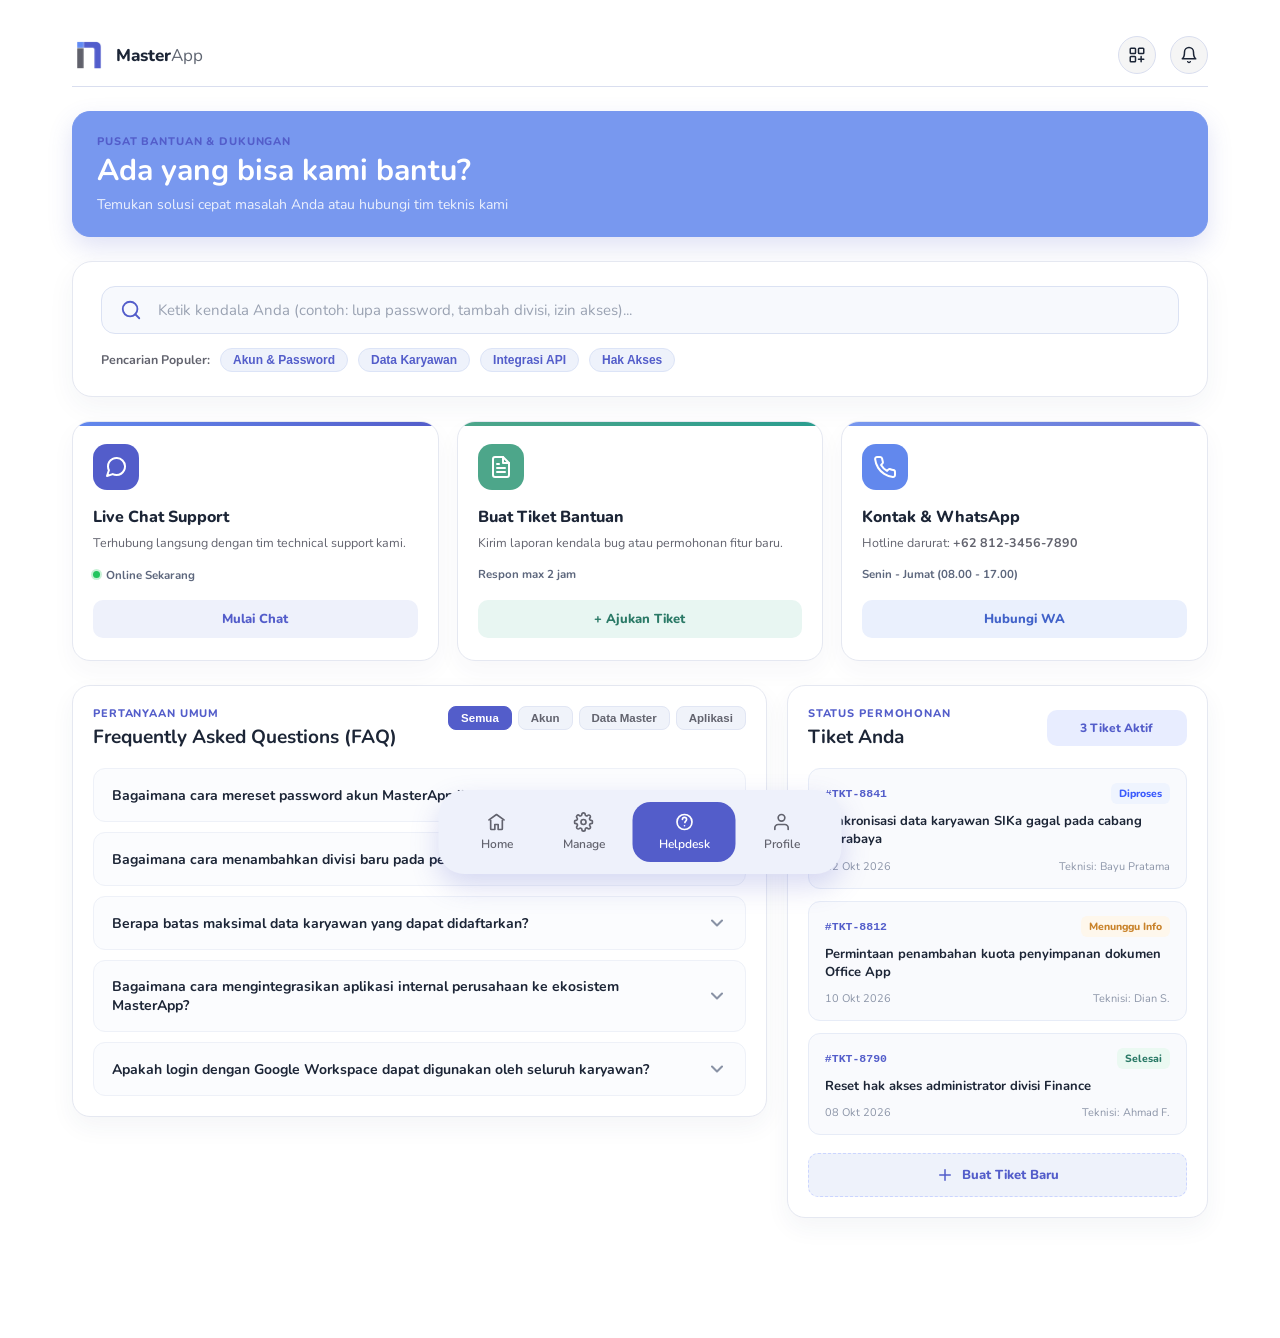
<file: helpdesk.html>
<!DOCTYPE html>
<html lang="id">

<head>
    <meta charset="UTF-8">
    <meta name="viewport" content="width=device-width, initial-scale=1.0">
    <title>Helpdesk & Dukungan - Master App</title>
    <meta name="description" content="Pusat bantuan dan dukungan teknis ekosistem Master App. Cari panduan, ajukan tiket laporan, atau hubungi tim bantuan langsung.">
    <link rel="stylesheet" href="assets/style.css">
</head>

<body class="helpdesk-page">
    <div class="app">
        <!-- Header -->
        <header>
            <div class="header-left">
                <a href="index.html" class="brand">
                    <span class="brand-mark"><img class="logo-1" src="assets/logo-1.png" alt="Inspirasi Code"></span>
                    <span class="brand-name">Master<span>App</span></span>
                </a>
            </div>
            <div class="header-right">
                <button class="icon-btn" type="button" aria-label="Daftarkan Aplikasi" title="Daftarkan Aplikasi">
                    <svg viewBox="0 0 24 24" fill="none" stroke="currentColor" stroke-width="2" stroke-linecap="round" stroke-linejoin="round">
                        <rect x="3" y="3" width="7" height="7" rx="1" />
                        <rect x="14" y="3" width="7" height="7" rx="1" />
                        <rect x="3" y="14" width="7" height="7" rx="1" />
                        <path d="M17.5 14v7M14 17.5h7" />
                    </svg>
                </button>
                <button class="icon-btn" aria-label="Notifikasi">
                    <svg viewBox="0 0 24 24" fill="none" stroke="currentColor" stroke-width="2" stroke-linecap="round" stroke-linejoin="round">
                        <path d="M6 8a6 6 0 0 1 12 0c0 7 3 9 3 9H3s3-2 3-9" />
                        <path d="M10.3 21a1.94 1.94 0 0 0 3.4 0" />
                    </svg>
                </button>
            </div>
        </header>

        <!-- Helpdesk Hero Banner -->
        <div class="manage-heading helpdesk-heading">
            <div>
                <p class="eyebrow">Pusat Bantuan & Dukungan</p>
                <h1>Ada yang bisa kami bantu?</h1>
                <p class="manage-description">Temukan solusi cepat masalah Anda atau hubungi tim teknis kami</p>
            </div>
        </div>

        <!-- Quick Helpdesk Search Bar -->
        <div class="helpdesk-search-container">
            <div class="helpdesk-search-box">
                <svg viewBox="0 0 24 24" fill="none" stroke="currentColor" stroke-width="2" stroke-linecap="round" stroke-linejoin="round" aria-hidden="true">
                    <circle cx="11" cy="11" r="8" />
                    <path d="m21 21-4.35-4.35" />
                </svg>
                <input type="text" id="helpdeskSearchInput" placeholder="Ketik kendala Anda (contoh: lupa password, tambah divisi, izin akses)..." autocomplete="off">
                <button type="button" id="clearHelpdeskSearch" class="search-clear-btn" aria-label="Hapus pencarian" hidden>&times;</button>
            </div>
            <div class="helpdesk-quick-tags">
                <span class="quick-tag-label">Pencarian Populer:</span>
                <button type="button" class="helpdesk-tag" data-query="akun">Akun & Password</button>
                <button type="button" class="helpdesk-tag" data-query="karyawan">Data Karyawan</button>
                <button type="button" class="helpdesk-tag" data-query="integrasi">Integrasi API</button>
                <button type="button" class="helpdesk-tag" data-query="akses">Hak Akses</button>
            </div>
        </div>

        <!-- Support Channels (Action Cards) -->
        <section class="helpdesk-channels-grid">
            <div class="channel-card channel-chat">
                <div class="channel-icon">
                    <svg viewBox="0 0 24 24" fill="none" stroke="currentColor" stroke-width="2" stroke-linecap="round" stroke-linejoin="round">
                        <path d="M21 11.5a8.38 8.38 0 0 1-.9 3.8 8.5 8.5 0 0 1-7.6 4.7 8.38 8.38 0 0 1-3.8-.9L3 21l1.9-5.7a8.38 8.38 0 0 1-.9-3.8 8.5 8.5 0 0 1 4.7-7.6 8.38 8.38 0 0 1 3.8-.9h.5a8.48 8.48 0 0 1 8 8v.5z" />
                    </svg>
                </div>
                <div class="channel-info">
                    <h3>Live Chat Support</h3>
                    <p>Terhubung langsung dengan tim technical support kami.</p>
                    <span class="status-indicator online">Online Sekarang</span>
                </div>
                <button type="button" class="channel-btn btn-chat" id="openLiveChatBtn">Mulai Chat</button>
            </div>

            <div class="channel-card channel-ticket">
                <div class="channel-icon">
                    <svg viewBox="0 0 24 24" fill="none" stroke="currentColor" stroke-width="2" stroke-linecap="round" stroke-linejoin="round">
                        <path d="M14 2H6a2 2 0 0 0-2 2v16a2 2 0 0 0 2 2h12a2 2 0 0 0 2-2V8z" />
                        <polyline points="14 2 14 8 20 8" />
                        <line x1="16" y1="13" x2="8" y2="13" />
                        <line x1="16" y1="17" x2="8" y2="17" />
                        <polyline points="10 9 9 9 8 9" />
                    </svg>
                </div>
                <div class="channel-info">
                    <h3>Buat Tiket Bantuan</h3>
                    <p>Kirim laporan kendala bug atau permohonan fitur baru.</p>
                    <span class="status-indicator">Respon max 2 jam</span>
                </div>
                <button type="button" class="channel-btn btn-ticket" id="openTicketModalBtn">+ Ajukan Tiket</button>
            </div>

            <div class="channel-card channel-contact">
                <div class="channel-icon">
                    <svg viewBox="0 0 24 24" fill="none" stroke="currentColor" stroke-width="2" stroke-linecap="round" stroke-linejoin="round">
                        <path d="M22 16.92v3a2 2 0 0 1-2.18 2 19.79 19.79 0 0 1-8.63-3.07 19.5 19.5 0 0 1-6-6 19.79 19.79 0 0 1-3.07-8.67A2 2 0 0 1 4.11 2h3a2 2 0 0 1 2 1.72 12.84 12.84 0 0 0 .7 2.81 2 2 0 0 1-.45 2.11L8.09 9.91a16 16 0 0 0 6 6l1.27-1.27a2 2 0 0 1 2.11-.45 12.84 12.84 0 0 0 2.81.7A2 2 0 0 1 22 16.92z" />
                    </svg>
                </div>
                <div class="channel-info">
                    <h3>Kontak & WhatsApp</h3>
                    <p>Hotline darurat: <strong>+62 812-3456-7890</strong></p>
                    <span class="status-indicator">Senin - Jumat (08.00 - 17.00)</span>
                </div>
                <a href="https://wa.me/6281234567890" target="_blank" rel="noopener noreferrer" class="channel-btn btn-wa">Hubungi WA</a>
            </div>
        </section>

        <!-- Main Layout: FAQ + Ticket Status -->
        <main class="helpdesk-layout">
            <!-- FAQ Accordion Section -->
            <section class="manage-panel helpdesk-panel" aria-labelledby="faq-title">
                <div class="panel-heading">
                    <div>
                        <p class="panel-kicker">Pertanyaan Umum</p>
                        <h2 id="faq-title">Frequently Asked Questions (FAQ)</h2>
                    </div>
                    <div class="faq-category-filters">
                        <button type="button" class="faq-filter-btn active" data-category="all">Semua</button>
                        <button type="button" class="faq-filter-btn" data-category="akun">Akun</button>
                        <button type="button" class="faq-filter-btn" data-category="data">Data Master</button>
                        <button type="button" class="faq-filter-btn" data-category="aplikasi">Aplikasi</button>
                    </div>
                </div>

                <div class="faq-list" id="faqAccordion">
                    <!-- Item 1 -->
                    <div class="faq-item" data-category="akun">
                        <button type="button" class="faq-question" aria-expanded="false">
                            <span>Bagaimana cara mereset password akun MasterApp jika saya lupa?</span>
                            <span class="faq-chevron">
                                <svg viewBox="0 0 24 24" fill="none" stroke="currentColor" stroke-width="2.5" stroke-linecap="round" stroke-linejoin="round">
                                    <polyline points="6 9 12 15 18 9" />
                                </svg>
                            </span>
                        </button>
                        <div class="faq-answer">
                            <p>Anda dapat mengklik tautan <strong>"Lupa kata sandi?"</strong> pada halaman Login. Masukkan alamat email terdaftar, dan sistem kami akan mengirimkan tautan reset kata sandi instan dalam beberapa detik.</p>
                        </div>
                    </div>

                    <!-- Item 2 -->
                    <div class="faq-item" data-category="data">
                        <button type="button" class="faq-question" aria-expanded="false">
                            <span>Bagaimana cara menambahkan divisi baru pada perusahaan?</span>
                            <span class="faq-chevron">
                                <svg viewBox="0 0 24 24" fill="none" stroke="currentColor" stroke-width="2.5" stroke-linecap="round" stroke-linejoin="round">
                                    <polyline points="6 9 12 15 18 9" />
                                </svg>
                            </span>
                        </button>
                        <div class="faq-answer">
                            <p>Masuk ke menu <strong>Manage</strong>, pilih tombol cepat <strong>Register Divisi</strong> pada kartu Aksi Cepat. Isi kode divisi, nama divisi, dan pilih perusahaan naungan, lalu tekan tombol Simpan.</p>
                        </div>
                    </div>

                    <!-- Item 3 -->
                    <div class="faq-item" data-category="data">
                        <button type="button" class="faq-question" aria-expanded="false">
                            <span>Berapa batas maksimal data karyawan yang dapat didaftarkan?</span>
                            <span class="faq-chevron">
                                <svg viewBox="0 0 24 24" fill="none" stroke="currentColor" stroke-width="2.5" stroke-linecap="round" stroke-linejoin="round">
                                    <polyline points="6 9 12 15 18 9" />
                                </svg>
                            </span>
                        </button>
                        <div class="faq-answer">
                            <p>Tidak ada batasan jumlah karyawan untuk tier Enterprise MasterApp. Anda dapat menambahkan ratusan hingga ribuan karyawan di bawah masing-masing entitas perusahaan terdaftar.</p>
                        </div>
                    </div>

                    <!-- Item 4 -->
                    <div class="faq-item" data-category="aplikasi">
                        <button type="button" class="faq-question" aria-expanded="false">
                            <span>Bagaimana cara mengintegrasikan aplikasi internal perusahaan ke ekosistem MasterApp?</span>
                            <span class="faq-chevron">
                                <svg viewBox="0 0 24 24" fill="none" stroke="currentColor" stroke-width="2.5" stroke-linecap="round" stroke-linejoin="round">
                                    <polyline points="6 9 12 15 18 9" />
                                </svg>
                            </span>
                        </button>
                        <div class="faq-answer">
                            <p>Gunakan tombol <strong>Daftarkan Aplikasi</strong> di header pojok kanan atas, atau hubungi tim integrasi kami untuk mendapatkan API Key dan webhook SSO (Single Sign-On).</p>
                        </div>
                    </div>

                    <!-- Item 5 -->
                    <div class="faq-item" data-category="akun">
                        <button type="button" class="faq-question" aria-expanded="false">
                            <span>Apakah login dengan Google Workspace dapat digunakan oleh seluruh karyawan?</span>
                            <span class="faq-chevron">
                                <svg viewBox="0 0 24 24" fill="none" stroke="currentColor" stroke-width="2.5" stroke-linecap="round" stroke-linejoin="round">
                                    <polyline points="6 9 12 15 18 9" />
                                </svg>
                            </span>
                        </button>
                        <div class="faq-answer">
                            <p>Ya, asalkan domain email Google Workspace perusahaan Anda telah ditautkan pada konfigurasi domain perusahaan di halaman Kelola Master Data.</p>
                        </div>
                    </div>
                </div>
            </section>

            <!-- Ticket Tracking / Status Panel -->
            <aside class="manage-panel helpdesk-side-panel" aria-labelledby="ticket-status-title">
                <div class="panel-heading">
                    <div>
                        <p class="panel-kicker">Status Permohonan</p>
                        <h2 id="ticket-status-title">Tiket Anda</h2>
                    </div>
                    <span class="panel-count" id="ticketCountBadge">3 Tiket Aktif</span>
                </div>

                <div class="ticket-list" id="ticketListContainer">
                    <!-- Ticket 1 -->
                    <article class="ticket-card" data-ticket-id="TKT-8841">
                        <div class="ticket-header">
                            <span class="ticket-code">#TKT-8841</span>
                            <span class="ticket-badge badge-process">Diproses</span>
                        </div>
                        <h4 class="ticket-subject">Sinkronisasi data karyawan SIKa gagal pada cabang Surabaya</h4>
                        <div class="ticket-meta">
                            <span>12 Okt 2026</span>
                            <span>Teknisi: Bayu Pratama</span>
                        </div>
                    </article>

                    <!-- Ticket 2 -->
                    <article class="ticket-card" data-ticket-id="TKT-8812">
                        <div class="ticket-header">
                            <span class="ticket-code">#TKT-8812</span>
                            <span class="ticket-badge badge-pending">Menunggu Info</span>
                        </div>
                        <h4 class="ticket-subject">Permintaan penambahan kuota penyimpanan dokumen Office App</h4>
                        <div class="ticket-meta">
                            <span>10 Okt 2026</span>
                            <span>Teknisi: Dian S.</span>
                        </div>
                    </article>

                    <!-- Ticket 3 -->
                    <article class="ticket-card" data-ticket-id="TKT-8790">
                        <div class="ticket-header">
                            <span class="ticket-code">#TKT-8790</span>
                            <span class="ticket-badge badge-resolved">Selesai</span>
                        </div>
                        <h4 class="ticket-subject">Reset hak akses administrator divisi Finance</h4>
                        <div class="ticket-meta">
                            <span>08 Okt 2026</span>
                            <span>Teknisi: Ahmad F.</span>
                        </div>
                    </article>
                </div>

                <button type="button" class="btn-new-ticket-full" id="openTicketModalSideBtn">
                    <svg viewBox="0 0 24 24" fill="none" stroke="currentColor" stroke-width="2" stroke-linecap="round" stroke-linejoin="round">
                        <line x1="12" y1="5" x2="12" y2="19" />
                        <line x1="5" y1="12" x2="19" y2="12" />
                    </svg>
                    <span>Buat Tiket Baru</span>
                </button>
            </aside>
        </main>
    </div>

    <!-- Modal Form: Buat Tiket Bantuan -->
    <dialog class="company-modal ticket-modal" id="ticketModal" aria-labelledby="ticketModalTitle">
        <form id="ticketForm" method="dialog">
            <div class="company-modal-header">
                <div>
                    <p class="eyebrow">Pusat Bantuan & Dukungan</p>
                    <h2 id="ticketModalTitle">Ajukan Tiket Bantuan</h2>
                    <p class="modal-description">Lengkapi formulir di bawah ini agar tim teknis kami dapat segera menindaklanjuti kendala Anda.</p>
                </div>
                <button class="modal-close" id="closeTicketModal" type="button" aria-label="Tutup modal">&times;</button>
            </div>

            <fieldset class="form-section">
                <legend>Klasifikasi Kendala</legend>
                <div class="form-grid">
                    <label class="form-field required-field">
                        Aplikasi Terkait <span class="required-mark" aria-hidden="true">*</span>
                        <select id="ticketAppName" required>
                            <option value="" selected disabled>Pilih aplikasi terkait...</option>
                            <option value="SIKa">SIKa (Sistem Informasi Karyawan)</option>
                            <option value="Office App">Office App</option>
                            <option value="EAsesmen">EAsesmen</option>
                            <option value="Mobilku">Mobilku</option>
                            <option value="GISurvey">GISurvey</option>
                            <option value="Inspirasi Kode">Inspirasi Kode</option>
                            <option value="Ibadahku">Ibadahku</option>
                            <option value="PaDi">PaDi (Pantau Digital)</option>
                            <option value="MasterApp General">MasterApp Core Platform</option>
                        </select>
                    </label>

                    <label class="form-field required-field">
                        Tingkat Prioritas <span class="required-mark" aria-hidden="true">*</span>
                        <select id="ticketPriority" required>
                            <option value="Sedang" selected>Sedang (Standar Operasional)</option>
                            <option value="Rendah">Rendah (Pertanyaan / Informasi)</option>
                            <option value="Tinggi">Tinggi (Mendesak / Gangguan Fitur)</option>
                            <option value="Kritis">Kritis (Sistem Terhenti / Down)</option>
                        </select>
                    </label>
                </div>
            </fieldset>

            <fieldset class="form-section">
                <legend>Rincian Tiket & Pelapor</legend>
                <div class="form-grid">
                    <label class="form-field required-field full-field">
                        Subjek / Judul Kendala <span class="required-mark" aria-hidden="true">*</span>
                        <input id="ticketSubjectInput" type="text" placeholder="Contoh: Gagal mengunduh slip gaji bulanan" required>
                    </label>

                    <label class="form-field required-field full-field">
                        Detail Penjelasan Masalah <span class="required-mark" aria-hidden="true">*</span>
                        <textarea id="ticketMessageInput" rows="4" placeholder="Jelaskan kronologi kendala, pesan error yang muncul, atau langkah-langkah yang dilakukan..." required></textarea>
                    </label>

                    <label class="form-field required-field full-field">
                        Email Notifikasi Respon <span class="required-mark" aria-hidden="true">*</span>
                        <input id="ticketEmailInput" type="email" value="heyhasanbasri@gmail.com" placeholder="nama@email.com" required>
                    </label>
                </div>
            </fieldset>

            <div class="company-modal-footer">
                <button class="cancel-button" id="cancelTicketBtn" type="button">Batal</button>
                <button class="add-button" type="submit">Kirim Tiket</button>
            </div>
        </form>
    </dialog>

    <!-- Bottom Navigation Bar -->
    <nav class="bottom-nav">
        <a href="index.html" class="nav-link">
            <svg viewBox="0 0 24 24" fill="none" stroke="currentColor" stroke-width="2" stroke-linecap="round" stroke-linejoin="round">
                <path d="M3 9.5 12 3l9 6.5" />
                <path d="M5 10v10a1 1 0 0 0 1 1h4v-6h4v6h4a1 1 0 0 0 1-1V10" />
            </svg>
            Home
        </a>
        <a href="manage.html" class="nav-link">
            <svg viewBox="0 0 24 24" fill="none" stroke="currentColor" stroke-width="2" stroke-linecap="round" stroke-linejoin="round">
                <circle cx="12" cy="12" r="3" />
                <path d="M19.4 15a1.65 1.65 0 0 0 .33 1.82l.06.06a2 2 0 1 1-2.83 2.83l-.06-.06a1.65 1.65 0 0 0-1.82-.33 1.65 1.65 0 0 0-1 1.51V21a2 2 0 0 1-4 0v-.09A1.65 1.65 0 0 0 9 19.4a1.65 1.65 0 0 0-1.82.33l-.06.06a2 2 0 1 1-2.83-2.83l.06-.06A1.65 1.65 0 0 0 4.6 15a1.65 1.65 0 0 0-1.51-1H3a2 2 0 0 1 0-4h.09A1.65 1.65 0 0 0 4.6 9a1.65 1.65 0 0 0-.33-1.82l-.06-.06a2 2 0 1 1 2.83-2.83l.06.06A1.65 1.65 0 0 0 9 4.6a1.65 1.65 0 0 0 1-1.51V3a2 2 0 0 1 4 0v.09a1.65 1.65 0 0 0 1 1.51 1.65 1.65 0 0 0 1.82-.33l.06-.06a2 2 0 1 1 2.83 2.83l-.06.06A1.65 1.65 0 0 0 19.4 9a1.65 1.65 0 0 0 1.51 1H21a2 2 0 0 1 0 4h-.09a1.65 1.65 0 0 0-1.51 1Z" />
            </svg>
            Manage
        </a>
        <a href="helpdesk.html" class="nav-link active">
            <svg viewBox="0 0 24 24" fill="none" stroke="currentColor" stroke-width="2" stroke-linecap="round" stroke-linejoin="round">
                <circle cx="12" cy="12" r="9" />
                <path d="M9.5 9a2.5 2.5 0 0 1 5 0c0 1.7-2 2-2 3.5" />
                <line x1="12" y1="16.5" x2="12" y2="16.5" />
            </svg>
            Helpdesk
        </a>
        <a href="profile.html" class="nav-link">
            <svg viewBox="0 0 24 24" fill="none" stroke="currentColor" stroke-width="2" stroke-linecap="round" stroke-linejoin="round">
                <path d="M20 21v-2a4 4 0 0 0-4-4H8a4 4 0 0 0-4 4v2" />
                <circle cx="12" cy="7" r="4" />
            </svg>
            Profile
        </a>
    </nav>

    <!-- Toast Notification Container -->
    <div id="helpdeskToast" class="helpdesk-toast" aria-live="polite"></div>

    <script src="assets/custom.js"></script>
</body>

</html>
</file>
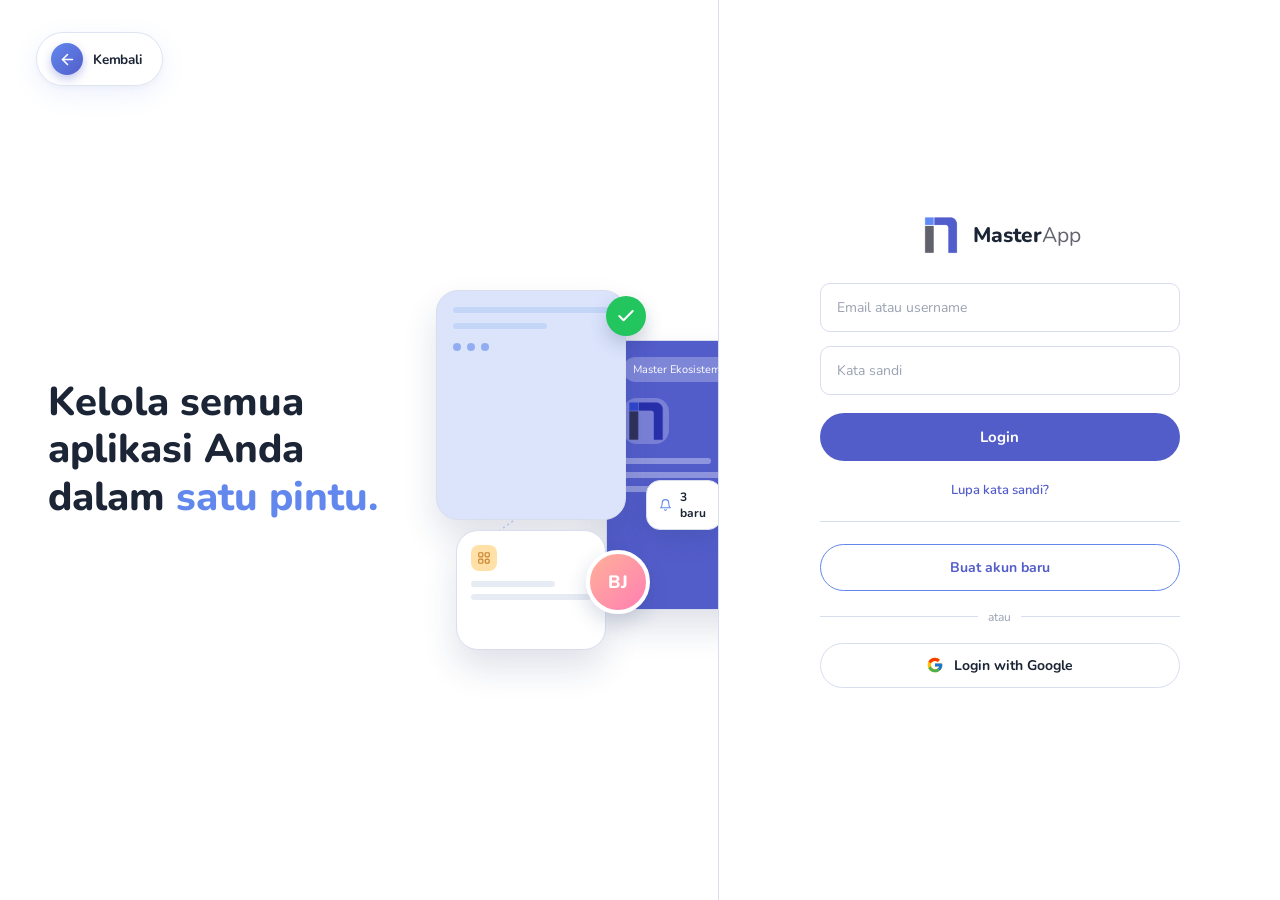
<file: login.html>
<!DOCTYPE html>
<html lang="en">

<head>
    <meta charset="UTF-8">
    <meta name="viewport" content="width=device-width, initial-scale=1.0">
    <title>Master App</title>
    <link rel="stylesheet" href="assets/style.css">
</head>

<body class="login-page">
    <div class="page">
        <section class="hero">
            <a href="frontpage.html" class="hero-back-btn" title="Kembali ke Frontpage">
                <span class="back-btn-glow"></span>
                <span class="back-btn-icon">
                    <svg viewBox="0 0 24 24" fill="none" stroke="currentColor" stroke-width="2.2" stroke-linecap="round" stroke-linejoin="round">
                        <path d="M19 12H5"></path>
                        <path d="M12 19l-7-7 7-7"></path>
                    </svg>
                </span>
                <span class="back-btn-label">Kembali</span>
            </a>

            <h1 class="headline">Kelola semua aplikasi Anda dalam <span class="accent">satu pintu.</span></h1>

            <div class="illustration">
                <svg class="connector-lines" viewBox="0 0 400 340" xmlns="http://www.w3.org/2000/svg">
                    <path d="M270,195 C200,180 150,155 115,125" fill="none" stroke="#c3d6f7" stroke-width="2.5" stroke-dasharray="1 7" stroke-linecap="round" />
                    <path d="M270,215 C190,250 150,285 115,308" fill="none" stroke="#c3d6f7" stroke-width="2.5" stroke-dasharray="1 7" stroke-linecap="round" />
                    <circle cx="115" cy="125" r="4" fill="var(--blue)" />
                    <circle cx="115" cy="308" r="4" fill="var(--blue)" />
                </svg>
                <div class="float-card fc2">
                    <span class="chip">Master Ekosistem</span>
                    <div class="big-icon"><img class="logo-1" src="assets/logo-1.png" alt="Inspirasi Code"></div>
                    <div class="line w60"></div>
                    <div class="line"></div>
                    <div class="line w60"></div>
                </div>
                <div class="float-card fc1">
                    <div class="bar"></div>
                    <div class="bar short"></div>
                    <div class="dot-row">
                        <span class="dot"></span><span class="dot"></span><span class="dot"></span>
                    </div>
                </div>
                <div class="float-card fc3">
                    <div class="tag">
                        <svg viewBox="0 0 24 24" width="14" height="14" fill="none" stroke="#c9832b" stroke-width="2" stroke-linecap="round" stroke-linejoin="round">
                            <rect x="3" y="3" width="7" height="7" rx="1.5" />
                            <rect x="14" y="3" width="7" height="7" rx="1.5" />
                            <rect x="3" y="14" width="7" height="7" rx="1.5" />
                            <circle cx="17.5" cy="17.5" r="3.5" />
                        </svg>
                    </div>
                    <div class="line w70"></div>
                    <div class="line"></div>
                </div>
                <div class="badge-avatar">BJ</div>
                <div class="badge-check">
                    <svg viewBox="0 0 24 24" width="20" height="20" fill="none" stroke="#fff" stroke-width="2.5" stroke-linecap="round" stroke-linejoin="round">
                        <polyline points="20 6 9 17 4 12" />
                    </svg>
                </div>
                <div class="badge-bell">
                    <svg viewBox="0 0 24 24" fill="none" stroke="currentColor" stroke-width="2" stroke-linecap="round" stroke-linejoin="round">
                        <path d="M6 8a6 6 0 0 1 12 0c0 7 3 9 3 9H3s3-2 3-9" />
                        <path d="M10.3 21a1.94 1.94 0 0 0 3.4 0" />
                    </svg>
                    3 baru
                </div>
            </div>
        </section>

        <section class="form-panel">
            <div class="form-wrap">
                <div class="login-brand">
                    <span class="login-brand-mark"><img class="logo-1" src="assets/logo-1.png" alt="Inspirasi Code"></span>
                    <span class="login-brand-name">Master<span>App</span></span>
                </div>
                <form>
                    <div class="field"><input type="email" placeholder="Email atau username"></div>
                    <div class="field"><input type="password" placeholder="Kata sandi"></div>
                    <button type="submit" class="btn-primary">Login</button>
                    <a href="#" class="forgot">Lupa kata sandi?</a>
                </form>
            
                <hr class="sep">
            
                <button type="button" class="btn-outline">Buat akun baru</button>
            
                <div class="divider">atau</div>
            
                <button type="button" class="btn-google">
                    <svg viewBox="0 0 48 48">
                        <path fill="#FFC107" d="M43.6 20.5H42V20H24v8h11.3C33.7 32.4 29.3 35 24 35c-6.1 0-11-4.9-11-11s4.9-11 11-11c2.8 0 5.3 1 7.3 2.7l5.7-5.7C33.6 6.5 29 4.5 24 4.5 13.2 4.5 4.5 13.2 4.5 24S13.2 43.5 24 43.5 43.5 34.8 43.5 24c0-1.2-.1-2.4-.4-3.5z" />
                        <path fill="#FF3D00" d="M6.3 14.7l6.6 4.8C14.6 15.9 18.9 13 24 13c2.8 0 5.3 1 7.3 2.7l5.7-5.7C33.6 6.5 29 4.5 24 4.5c-7.6 0-14.1 4.3-17.7 10.2z" />
                        <path fill="#4CAF50" d="M24 43.5c5 0 9.5-1.9 12.9-5.1l-6-5c-2 1.5-4.5 2.4-6.9 2.4-5.3 0-9.7-3.6-11.3-8.4l-6.5 5C9.8 39.1 16.4 43.5 24 43.5z" />
                        <path fill="#1976D2" d="M43.6 20.5H42V20H24v8h11.3c-.8 2.3-2.3 4.2-4.4 5.6l6 5C40.7 35.9 43.5 30.4 43.5 24c0-1.2-.1-2.4-.4-3.5z" />
                    </svg>
                    Login with Google
                </button>
            </div>
        </section>
    </div>
</body>

</html>
</file>
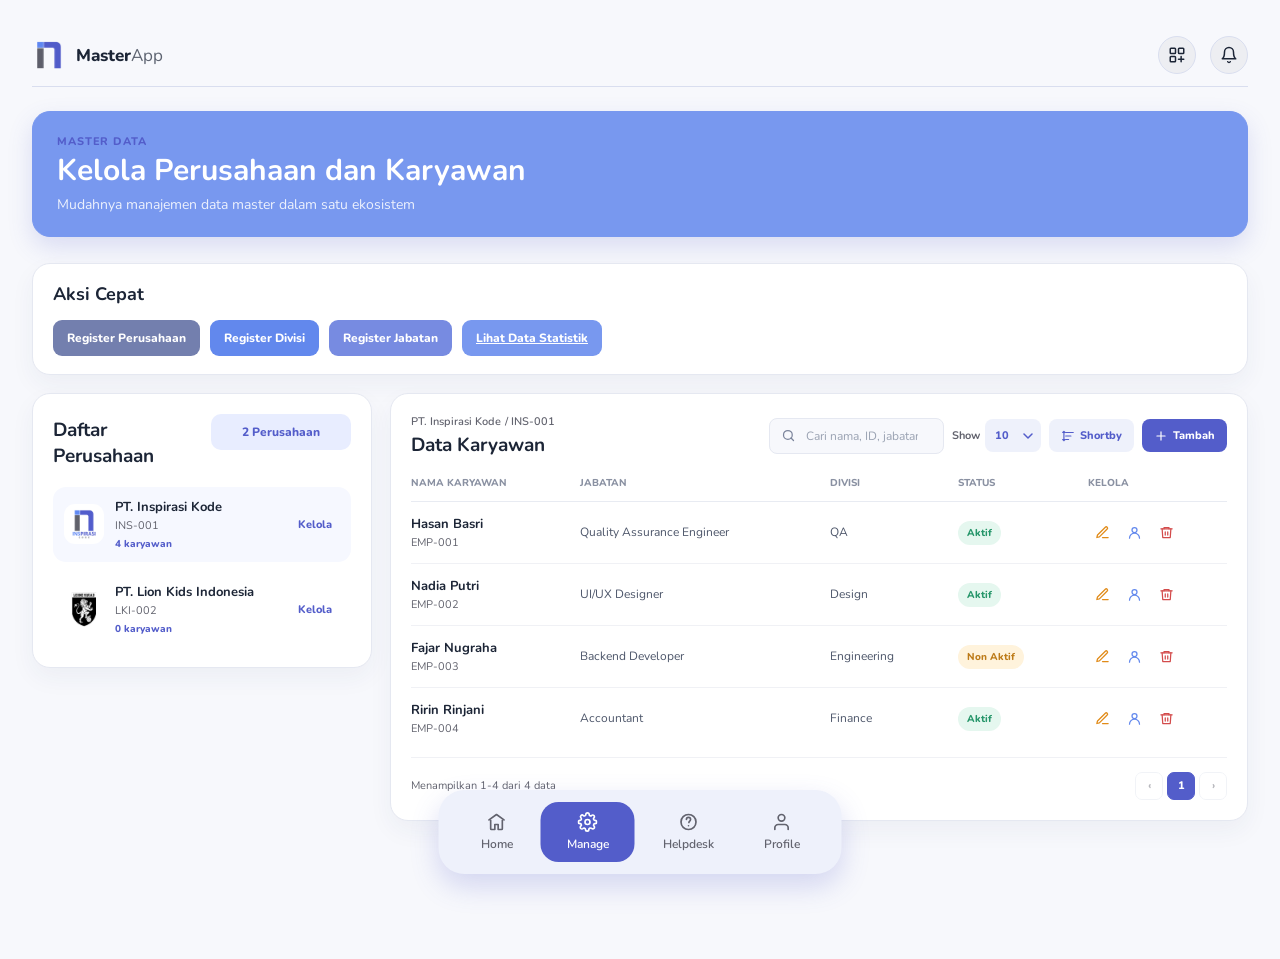
<file: manage.html>
<!DOCTYPE html>
<html lang="id">

<head>
    <meta charset="UTF-8">
    <meta name="viewport" content="width=device-width, initial-scale=1.0">
    <title>Manage - Master App</title>
    <link rel="stylesheet" href="assets/style.css">
</head>

<body class="manage-page">
    <div class="app">
        <header>
            <div class="header-left">
                <a href="index.html" class="brand">
                    <span class="brand-mark"><img class="logo-1" src="assets/logo-1.png" alt="Inspirasi Code"></span>
                    <span class="brand-name">Master<span>App</span></span>
                </a>
            </div>
            <div class="header-right">
                <button class="icon-btn" type="button" aria-label="Daftarkan Aplikasi" title="Daftarkan Aplikasi">
                    <svg viewBox="0 0 24 24" fill="none" stroke="currentColor" stroke-width="2" stroke-linecap="round" stroke-linejoin="round">
                        <rect x="3" y="3" width="7" height="7" rx="1" />
                        <rect x="14" y="3" width="7" height="7" rx="1" />
                        <rect x="3" y="14" width="7" height="7" rx="1" />
                        <path d="M17.5 14v7M14 17.5h7" />
                    </svg>
                </button>
                <button class="icon-btn" aria-label="Notifikasi">
                    <svg viewBox="0 0 24 24" fill="none" stroke="currentColor" stroke-width="2" stroke-linecap="round" stroke-linejoin="round">
                        <path d="M6 8a6 6 0 0 1 12 0c0 7 3 9 3 9H3s3-2 3-9" />
                        <path d="M10.3 21a1.94 1.94 0 0 0 3.4 0" />
                    </svg>
                </button>
            </div>
        </header>

        <div class="manage-heading">
            <div>
                <p class="eyebrow">Master Data</p>
                <h1>Kelola Perusahaan dan Karyawan</h1>
                <p class="manage-description">Mudahnya manajemen data master dalam satu ekosistem</p>
            </div>
        </div>

        <section class="quick-actions-card" aria-labelledby="quick-actions-title">
            <h2 id="quick-actions-title">Aksi Cepat</h2>
            <div class="quick-actions-list">
                <button class="quick-action register-company" id="openCompanyModalQuick" type="button">Register Perusahaan</button>
                <button class="quick-action register-division" id="openDivisionModalQuick" type="button">Register Divisi</button>
                <button class="quick-action register-position" id="openPositionModalQuick" type="button">Register Jabatan</button>
                <a href="statistik.html" class="quick-action view-statistics">Lihat Data Statistik</a>
            </div>
        </section>

        <main class="manage-layout">
            <section class="manage-panel company-panel" aria-labelledby="company-title">
                <div class="panel-heading">
                    <div>
                        <h2 id="company-title">Daftar Perusahaan</h2>
                    </div>
                    <div class="company-actions">
                        <span class="panel-count" aria-live="polite">2 Perusahaan</span>
                    </div>
                </div>

                <div class="company-list">
                    <article class="company-card selected" data-company-code="INS-001" data-company-name="PT. Inspirasi Kode" tabindex="0">
                        <div class="company-logo logo-image"><img src="assets/company-logo-1.png" alt="Logo PT. Inspirasi Kode"></div>
                        <div class="company-info">
                            <h3>PT. Inspirasi Kode</h3>
                            <p>INS-001</p>
                            <p class="company-employee-count" data-company-count="INS-001">0 karyawan</p>
                        </div>
                        <button class="manage-button" type="button">Kelola</button>
                    </article>
                    <article class="company-card" data-company-code="LKI-002" data-company-name="PT. Lion Kids Indonesia" tabindex="0">
                        <div class="company-logo logo-image"><img src="assets/company-logo-2.png" alt="Logo PT. Tips Transportasi"></div>
                        <div class="company-info">
                            <h3>PT. Lion Kids Indonesia</h3>
                            <p>LKI-002</p>
                            <p class="company-employee-count" data-company-count="TRS-002">0 karyawan</p>
                        </div>
                        <button class="manage-button" type="button">Kelola</button>
                    </article>
                </div>
            </section>

            <section class="manage-panel employee-panel" aria-labelledby="employee-title">
                <div class="panel-heading employee-heading">
                    <div>
                        <p class="panel-kicker"><span id="employeeCompanyName">PT. Inspirasi Kode</span> <span>/ <span id="employeeCompanyCode">INS-001</span></span></p>
                        <h2 id="employee-title">Data Karyawan</h2>
                    </div>
                    <div class="employee-actions">
                        <form class="employee-search" id="employeeSearchForm" role="search">
                            <label class="visually-hidden" for="employeeSearch">Cari data karyawan</label>
                            <svg viewBox="0 0 24 24" fill="none" stroke="currentColor" stroke-width="2" stroke-linecap="round" stroke-linejoin="round" aria-hidden="true">
                                <circle cx="11" cy="11" r="7" />
                                <path d="m20 20-4-4" />
                            </svg>
                            <input id="employeeSearch" type="search" placeholder="Cari nama, ID, jabatan..." autocomplete="off">
                        </form>
                        <label class="page-size-control" for="employeePageSize">
                            Show
                            <select id="employeePageSize" aria-label="Jumlah data karyawan yang ditampilkan">
                                <option value="10">10</option>
                                <option value="50">50</option>
                                <option value="100">100</option>
                            </select>
                        </label>
                        <button class="sort-button" type="button" aria-label="Sortir data karyawan" title="Sortir">
                            <svg viewBox="0 0 24 24" fill="none" stroke="currentColor" stroke-width="2" stroke-linecap="round" stroke-linejoin="round">
                                <path d="M8 6h13M8 12h9M8 18h5" />
                                <path d="m3 6 2-2 2 2M5 4v16m0 0 2-2M5 20l-2-2" />
                            </svg>
                            Shortby
                        </button>
                        <button class="add-button" id="openEmployeeModal" type="button" aria-label="Tambah karyawan">
                            <svg viewBox="0 0 24 24" fill="none" stroke="currentColor" stroke-width="2" stroke-linecap="round">
                                <path d="M12 5v14M5 12h14" />
                            </svg>
                            Tambah
                        </button>
                    </div>
                </div>

                <div class="table-wrap">
                    <table>
                        <thead>
                            <tr data-company="INS-001">
                                <th>Nama Karyawan</th>
                                <th>Jabatan</th>
                                <th>Divisi</th>
                                <th>Status</th>
                                <th>Kelola</th>
                            </tr>
                        </thead>
                        <tbody>
                            <tr data-company="INS-001" data-division="qa">
                                <td><strong>Hasan Basri</strong><span>EMP-001</span></td>
                                <td>Quality Assurance Engineer</td>
                                <td>QA</td>
                                <td><span class="status active-status">Aktif</span></td>
                                <td>
                                    <div class="action-buttons">
                                        <button class="action-button edit-action" type="button" aria-label="Edit Hasan Basri" title="Edit">
                                            <svg viewBox="0 0 24 24" fill="none" stroke="currentColor" stroke-width="2" stroke-linecap="round" stroke-linejoin="round"><path d="M12 20h9" /><path d="M16.5 3.5a2.12 2.12 0 0 1 3 3L7 19l-4 1 1-4Z" /></svg>
                                        </button>
                                        <button class="action-button profile-action" type="button" aria-label="Detail profil Hasan Basri" title="Detail profil">
                                            <svg viewBox="0 0 24 24" fill="none" stroke="currentColor" stroke-width="2" stroke-linecap="round" stroke-linejoin="round"><circle cx="12" cy="8" r="4" /><path d="M4 21a8 8 0 0 1 16 0" /></svg>
                                        </button>
                                        <button class="action-button delete-action" type="button" aria-label="Hapus Hasan Basri" title="Hapus">
                                            <svg viewBox="0 0 24 24" fill="none" stroke="currentColor" stroke-width="2" stroke-linecap="round" stroke-linejoin="round"><path d="M3 6h18" /><path d="M8 6V4h8v2M19 6l-1 14H6L5 6" /><path d="M10 11v5M14 11v5" /></svg>
                                        </button>
                                    </div>
                                </td>
                            </tr>
                            <tr data-company="INS-001" data-division="design">
                                <td><strong>Nadia Putri</strong><span>EMP-002</span></td>
                                <td>UI/UX Designer</td>
                                <td>Design</td>
                                <td><span class="status active-status">Aktif</span></td>
                                <td>
                                    <div class="action-buttons">
                                        <button class="action-button edit-action" type="button" aria-label="Edit Nadia Putri" title="Edit"><svg viewBox="0 0 24 24" fill="none" stroke="currentColor" stroke-width="2" stroke-linecap="round" stroke-linejoin="round"><path d="M12 20h9" /><path d="M16.5 3.5a2.12 2.12 0 0 1 3 3L7 19l-4 1 1-4Z" /></svg></button>
                                        <button class="action-button profile-action" type="button" aria-label="Detail profil Nadia Putri" title="Detail profil"><svg viewBox="0 0 24 24" fill="none" stroke="currentColor" stroke-width="2" stroke-linecap="round" stroke-linejoin="round"><circle cx="12" cy="8" r="4" /><path d="M4 21a8 8 0 0 1 16 0" /></svg></button>
                                        <button class="action-button delete-action" type="button" aria-label="Hapus Nadia Putri" title="Hapus"><svg viewBox="0 0 24 24" fill="none" stroke="currentColor" stroke-width="2" stroke-linecap="round" stroke-linejoin="round"><path d="M3 6h18" /><path d="M8 6V4h8v2M19 6l-1 14H6L5 6" /><path d="M10 11v5M14 11v5" /></svg></button>
                                    </div>
                                </td>
                            </tr>
                            <tr data-company="INS-001" data-division="engineering">
                                <td><strong>Fajar Nugraha</strong><span>EMP-003</span></td>
                                <td>Backend Developer</td>
                                <td>Engineering</td>
                                <td><span class="status leave-status">Non Aktif</span></td>
                                <td>
                                    <div class="action-buttons">
                                        <button class="action-button edit-action" type="button" aria-label="Edit Fajar Nugraha" title="Edit"><svg viewBox="0 0 24 24" fill="none" stroke="currentColor" stroke-width="2" stroke-linecap="round" stroke-linejoin="round"><path d="M12 20h9" /><path d="M16.5 3.5a2.12 2.12 0 0 1 3 3L7 19l-4 1 1-4Z" /></svg></button>
                                        <button class="action-button profile-action" type="button" aria-label="Detail profil Fajar Nugraha" title="Detail profil"><svg viewBox="0 0 24 24" fill="none" stroke="currentColor" stroke-width="2" stroke-linecap="round" stroke-linejoin="round"><circle cx="12" cy="8" r="4" /><path d="M4 21a8 8 0 0 1 16 0" /></svg></button>
                                        <button class="action-button delete-action" type="button" aria-label="Hapus Fajar Nugraha" title="Hapus"><svg viewBox="0 0 24 24" fill="none" stroke="currentColor" stroke-width="2" stroke-linecap="round" stroke-linejoin="round"><path d="M3 6h18" /><path d="M8 6V4h8v2M19 6l-1 14H6L5 6" /><path d="M10 11v5M14 11v5" /></svg></button>
                                    </div>
                                </td>
                            </tr>
                            <tr data-company="INS-001" data-division="finance">
                                <td><strong>Ririn Rinjani</strong><span>EMP-004</span></td>
                                <td>Accountant</td>
                                <td>Finance</td>
                                <td><span class="status active-status">Aktif</span></td>
                                <td>
                                    <div class="action-buttons">
                                        <button class="action-button edit-action" type="button" aria-label="Edit Ririn Rinjani" title="Edit"><svg viewBox="0 0 24 24" fill="none" stroke="currentColor" stroke-width="2" stroke-linecap="round" stroke-linejoin="round"><path d="M12 20h9" /><path d="M16.5 3.5a2.12 2.12 0 0 1 3 3L7 19l-4 1 1-4Z" /></svg></button>
                                        <button class="action-button profile-action" type="button" aria-label="Detail profil Ririn Rinjani" title="Detail profil"><svg viewBox="0 0 24 24" fill="none" stroke="currentColor" stroke-width="2" stroke-linecap="round" stroke-linejoin="round"><circle cx="12" cy="8" r="4" /><path d="M4 21a8 8 0 0 1 16 0" /></svg></button>
                                        <button class="action-button delete-action" type="button" aria-label="Hapus Ririn Rinjani" title="Hapus"><svg viewBox="0 0 24 24" fill="none" stroke="currentColor" stroke-width="2" stroke-linecap="round" stroke-linejoin="round"><path d="M3 6h18" /><path d="M8 6V4h8v2M19 6l-1 14H6L5 6" /><path d="M10 11v5M14 11v5" /></svg></button>
                                    </div>
                                </td>
                            </tr>
                        </tbody>
                    </table>
                </div>
                <div class="table-footer">
                    <p class="table-summary" id="employeeSummary">Menampilkan 1-4 dari 4 data</p>
                    <nav class="pagination" id="employeePagination" aria-label="Pagination data karyawan"></nav>
                </div>
            </section>
        </main>
    </div>

    <dialog class="confirm-modal" id="deleteModal" aria-labelledby="deleteModalTitle">
        <div class="confirm-icon">
            <svg viewBox="0 0 24 24" fill="none" stroke="currentColor" stroke-width="2" stroke-linecap="round" stroke-linejoin="round">
                <path d="M3 6h18" />
                <path d="M8 6V4h8v2M19 6l-1 14H6L5 6" />
                <path d="M10 11v5M14 11v5" />
            </svg>
        </div>
        <h2 id="deleteModalTitle">Hapus karyawan?</h2>
        <p>Data <strong id="deleteEmployeeName">karyawan</strong> akan dihapus dan tidak dapat dipulihkan.</p>
        <div class="confirm-actions">
            <button class="cancel-button" id="cancelDelete" type="button">Batal</button>
            <button class="confirm-delete-button" id="confirmDelete" type="button">Ya, hapus</button>
        </div>
    </dialog>

    <dialog class="company-modal" id="companyModal" aria-labelledby="companyModalTitle">
        <form id="companyForm" method="dialog">
            <div class="company-modal-header">
                <div>
                    <p class="eyebrow">Master Data</p>
                    <h2 id="companyModalTitle">Registrasi Perusahaan</h2>
                    <p class="modal-description">Lengkapi informasi dibawah ini untuk registrasi perusahaan.</p>
                </div>
                <button class="modal-close" id="closeCompanyModal" type="button" aria-label="Tutup modal">&times;</button>
            </div>

            <fieldset class="form-section">
                <legend>Informasi Utama</legend>
                <div class="form-grid">
                    <label class="form-field required-field">Nama perusahaan <span class="required-mark" aria-hidden="true">*</span><input name="nama_perusahaan" placeholder="Contoh: PT Inspirasi Kode" required></label>
                    <label class="form-field required-field">Alias perusahaan <span class="required-mark" aria-hidden="true">*</span><input name="nama_perusahaan_alias" placeholder="Contoh: Inspirasi Kode" required></label>
                    <label class="form-field required-field">Kode perusahaan <span class="required-mark" aria-hidden="true">*</span><input name="kode_perusahaan" maxlength="10" placeholder="Contoh: INS-001" required></label>
                    <label class="form-field required-field">Status <span class="required-mark" aria-hidden="true">*</span><select name="is_active" required><option value="" selected disabled>Pilih status</option><option value="true">Aktif</option><option value="false">Tidak aktif</option></select></label>
                    <label class="form-field">Logo<input name="logo" type="file" accept="image/*"></label>
                    <label class="form-field">Kop surat<input name="kop" type="file" accept="image/*,.pdf"></label>
                </div>
            </fieldset>

            <fieldset class="form-section">
                <legend>Akta Pendirian dan Perubahan</legend>
                <div class="form-grid">
                    <label class="form-field">Nomor akta pendirian<input name="nomor_akta_pendirian" placeholder="Contoh: 27"></label>
                    <label class="form-field">Tanggal akta pendirian<input name="tanggal_akta_pendirian" type="date" placeholder="Pilih tanggal"></label>
                    <label class="form-field">Nama notaris pendirian<input name="nama_notaris_akta_pendirian" placeholder="Contoh: Mustofa Bisri, S.H., M.Kn."></label>
                    <label class="form-field">AHU akta pendirian<input name="ahu_akta_pendirian" placeholder="Contoh: AHU-AH.01.27-272727"></label>
                    <label class="form-field">Nomor akta perubahan<input name="nomor_akta_perubahan" placeholder="Contoh: 20"></label>
                    <label class="form-field">Tanggal akta perubahan<input name="tanggal_akta_perubahan" type="date" placeholder="Pilih tanggal"></label>
                    <label class="form-field">Nama notaris perubahan<input name="nama_notaris_akta_perubahan" placeholder="Mustofa Bisri, S.H., M.Kn."></label>
                    <label class="form-field">AHU akta perubahan<input name="ahu_akta_perubahan" placeholder="Contoh: AHU-AH.01.20-202020"></label>
                </div>
            </fieldset>

            <fieldset class="form-section">
                <legend>Domisili dan Perizinan</legend>
                <div class="form-grid">
                    <label class="form-field">Nomor domisili<input name="nomor_domisili" placeholder="Contoh: 500.0.2.7/027/00.22.77/2026"></label>
                    <label class="form-field">Tanggal domisili<input name="tanggal_domisili" type="date" placeholder="Pilih tanggal"></label>
                    <label class="form-field full-field">Alamat domisili<textarea name="alamat_domisili" rows="2" placeholder="Jl. Inspirasi No.27, Malang 62727"></textarea></label>
                    <label class="form-field">Nomor NPWP<input name="nomor_npwp" placeholder="Contoh: 0207 2727 2222 7777"></label>
                    <label class="form-field">Nomor NIB<input name="nomor_nib" placeholder="Contoh: 9120207227727"></label>
                    <label class="form-field">Tanggal terbit NIB<input name="tanggal_terbit_nib" type="date" placeholder="Pilih tanggal"></label>
                </div>
            </fieldset>

            <fieldset class="form-section">
                <legend>Kontak dan Pimpinan</legend>
                <div class="form-grid">
                    <label class="form-field">Telepon Perusahaan<input name="telepon" type="tel" placeholder="Contoh: 021-1234567"></label>
                    <label class="form-field">Email Perusahaan<input name="email" type="email" placeholder="Contoh: info@perusahaan.com"></label>
                    <label class="form-field">Nama pimpinan<input name="nama_pimpinan" placeholder="Achmad Bima"></label>
                    <label class="form-field">Gelar pimpinan<input name="nama_pimpinan_gelar" placeholder="Contoh: S.Kom."></label>
                    <label class="form-field">Jabatan pimpinan<input name="jabatan_pimpinan" placeholder="Contoh: Direktur Utama"></label>
                    <label class="form-field">Nomor HP pimpinan<input name="nomor_hp_pimpinan" type="tel" placeholder="Contoh: 0812-3456-7890"></label>
                </div>
            </fieldset>

            <div class="company-modal-footer">
                <button class="cancel-button" id="cancelCompanyModal" type="button">Batal</button>
                <button class="add-button" type="submit">Register</button>
            </div>
        </form>
    </dialog>

    <dialog class="company-modal division-modal" id="divisionModal" aria-labelledby="divisionModalTitle">
        <form method="dialog">
            <div class="company-modal-header">
                <div>
                    <p class="eyebrow">Master Data</p>
                    <h2 id="divisionModalTitle">Registrasi Divisi</h2>
                    <p class="modal-description">Lengkapi informasi di bawah ini untuk registrasi divisi.</p>
                </div>
                <button class="modal-close" id="closeDivisionModal" type="button" aria-label="Tutup modal">&times;</button>
            </div>

            <fieldset class="form-section">
                <legend>Informasi Divisi</legend>
                <div class="form-grid">
                    <label class="form-field required-field">Nama divisi <span class="required-mark" aria-hidden="true">*</span><input name="nama_divisi" placeholder="Contoh: Programmer" required></label>
                    <label class="form-field required-field">Kode divisi <span class="required-mark" aria-hidden="true">*</span><input name="kode_divisi" maxlength="10" placeholder="Contoh: PRG-001" required></label>
                    <label class="form-field full-field">Deskripsi divisi<textarea name="deskripsi_divisi" rows="3" placeholder="Contoh: Mengembangkan dan memelihara aplikasi perusahaan"></textarea></label>
                </div>
            </fieldset>

            <div class="company-modal-footer">
                <button class="cancel-button" id="cancelDivisionModal" type="button">Batal</button>
                <button class="add-button" type="submit">Register</button>
            </div>
        </form>
    </dialog>

    <dialog class="company-modal division-modal" id="positionModal" aria-labelledby="positionModalTitle">
        <form method="dialog">
            <div class="company-modal-header">
                <div>
                    <p class="eyebrow">Master Data</p>
                    <h2 id="positionModalTitle">Registrasi Jabatan</h2>
                    <p class="modal-description">Lengkapi informasi di bawah ini untuk registrasi jabatan.</p>
                </div>
                <button class="modal-close" id="closePositionModal" type="button" aria-label="Tutup modal">&times;</button>
            </div>

            <fieldset class="form-section">
                <legend>Informasi Jabatan</legend>
                <div class="form-grid">
                    <label class="form-field required-field">Nama jabatan <span class="required-mark" aria-hidden="true">*</span><input name="nama_jabatan" placeholder="Contoh: Backend Developer" required></label>
                    <label class="form-field required-field">Kode jabatan <span class="required-mark" aria-hidden="true">*</span><input name="kode_jabatan" maxlength="10" placeholder="Contoh: BCD-001" required></label>
                    <label class="form-field full-field">Deskripsi jabatan<textarea name="deskripsi_jabatan" rows="3" placeholder="Contoh: Membangun dan mengelola sistem di balik layar (sisi server)"></textarea></label>
                </div>
            </fieldset>

            <div class="company-modal-footer">
                <button class="cancel-button" id="cancelPositionModal" type="button">Batal</button>
                <button class="add-button" type="submit">Register</button>
            </div>
        </form>
    </dialog>

    <dialog class="company-modal employee-modal" id="employeeModal" aria-labelledby="employeeModalTitle">
        <form id="employeeForm" method="dialog">
            <div class="company-modal-header">
                <div>
                    <p class="eyebrow">Master Data</p>
                    <h2 id="employeeModalTitle">Tambah Data Karyawan</h2>
                    <p class="modal-description">Lengkapi informasi di bawah ini untuk menambahkan karyawan baru.</p>
                </div>
                <button class="modal-close" id="closeEmployeeModal" type="button" aria-label="Tutup modal">&times;</button>
            </div>

            <fieldset class="form-section">
                <legend>Data Pribadi</legend>
                <div class="form-grid">
                    <label class="form-field required-field">Nama lengkap <span class="required-mark" aria-hidden="true">*</span><input name="nama_lengkap" placeholder="Contoh: Edi Santoso" required></label>
                    <label class="form-field">Nama panggilan<input name="nama_panggilan" placeholder="Contoh: Edi"></label>
                    <label class="form-field">Nama dan gelar<input name="nama_gelar" placeholder="Contoh: Edi Santoso, S.Kom."></label>
                    <label class="form-field">Nama BPJS<input name="nama_bpjs" placeholder="Contoh: EDI SANTOSO"></label>
                    <label class="form-field">Tempat lahir<input name="tempat_lahir" placeholder="Contoh: Malang"></label>
                    <label class="form-field">Tanggal lahir<input name="tanggal_lahir" type="date"></label>
                    <label class="form-field required-field">Jenis kelamin <span class="required-mark" aria-hidden="true">*</span><select name="jenis_kelamin" required><option value="" selected disabled>Pilih jenis kelamin</option><option value="Laki-laki">Laki-laki</option><option value="Perempuan">Perempuan</option></select></label>
                    <label class="form-field">Agama<select name="agama"><option value="" selected>Pilih agama</option><option value="Islam">Islam</option><option value="Kristen">Kristen</option><option value="Katolik">Katolik</option><option value="Hindu">Hindu</option><option value="Buddha">Buddha</option><option value="Konghucu">Konghucu</option></select></label>
                    <label class="form-field required-field">Status perkawinan <span class="required-mark" aria-hidden="true">*</span><select name="status_perkawinan" required><option value="" selected disabled>Pilih status</option><option value="Belum Kawin">Belum kawin</option><option value="Kawin">Kawin</option><option value="Cerai Hidup">Cerai hidup</option><option value="Cerai Mati">Cerai mati</option></select></label>
                    <label class="form-field">Foto<input name="foto" type="file" accept="image/*"></label>
                </div>
            </fieldset>

            <fieldset class="form-section">
                <legend>Identitas dan Kontak</legend>
                <div class="form-grid">
                    <label class="form-field">NIK<input name="nik" inputmode="numeric" maxlength="16" pattern="[0-9]{16}" placeholder="16 digit NIK"></label>
                    <label class="form-field">NPWP<input name="npwp" maxlength="50" placeholder="Contoh: 12.345.678.9-012.000"></label>
                    <label class="form-field">Telepon<input name="telepon" type="tel" maxlength="12" placeholder="Contoh: 0812-7272-7272"></label>
                    <label class="form-field">Email<input name="email" type="email" placeholder="Contoh: nama@mail.com"></label>
                    <label class="form-field full-field">Alamat KTP<textarea name="alamat_ktp" rows="2" placeholder="Alamat sesuai KTP"></textarea></label>
                    <label class="form-field full-field">Alamat domisili<textarea name="alamat_domisili" rows="2" placeholder="Alamat tempat tinggal saat ini"></textarea></label>
                </div>
            </fieldset>

            <fieldset class="form-section">
                <legend>Pendidikan</legend>
                <div class="form-grid">
                    <label class="form-field">Pendidikan terakhir<select name="pendidikan_terakhir"><option value="" selected>Pilih pendidikan</option><option value="SMA/SMK">SMA/SMK</option><option value="D1">D1</option><option value="D2">D2</option><option value="D3">D3</option><option value="D4">D4</option><option value="S1">S1</option><option value="S2">S2</option><option value="S3">S3</option></select></label>
                    <label class="form-field">Program studi<input name="program_studi" placeholder="Contoh: Teknik Informatika"></label>
                    <label class="form-field">Universitas<input name="universitas" placeholder="Contoh: Universitas Inspirasi"></label>
                    <label class="form-field">Tahun lulus<input name="tahun_lulus" inputmode="numeric" maxlength="4" pattern="[0-9]{4}" placeholder="Contoh: 2024"></label>
                </div>
            </fieldset>

            <fieldset class="form-section">
                <legend>Kepegawaian dan Rekening</legend>
                <div class="form-grid">
                    <label class="form-field required-field">Perusahaan <span class="required-mark" aria-hidden="true">*</span><select name="perusahaan_id" id="employeeCompany" required><option value="INS-001">PT. Inspirasi Kode</option><option value="LKI-002">PT. Lion Kids Indonesia</option></select></label>
                    <label class="form-field required-field">Divisi <span class="required-mark" aria-hidden="true">*</span><select name="divisi_id" required><option value="" selected disabled>Pilih divisi</option><option value="QA">QA</option><option value="Design">Design</option><option value="Engineering">Engineering</option><option value="Finance">Finance</option></select></label>
                    <label class="form-field required-field">Jabatan <span class="required-mark" aria-hidden="true">*</span><select name="jabatan_id" required><option value="" selected disabled>Pilih jabatan</option><option value="Quality Assurance Engineer">Quality Assurance Engineer</option><option value="UI/UX Designer">UI/UX Designer</option><option value="Backend Developer">Backend Developer</option><option value="Accountant">Accountant</option></select></label>
                    <label class="form-field">Tanggal bergabung<input name="tanggal_bergabung" type="date"></label>
                    <label class="form-field">Nama rekening<input name="nama_rekening" placeholder="Contoh: EDI SANTOSO"></label>
                    <label class="form-field">Nomor rekening<input name="nomor_rekening" inputmode="numeric" placeholder="Contoh: 002277027"></label>
                    <label class="form-field">Bank<input name="bank" placeholder="Contoh: BCI"></label>
                    <label class="form-field required-field">Status <span class="required-mark" aria-hidden="true">*</span><select name="is_active" required><option value="true" selected>Aktif</option><option value="false">Tidak aktif</option></select></label>
                </div>
            </fieldset>

            <div class="company-modal-footer">
                <button class="cancel-button" id="cancelEmployeeModal" type="button">Batal</button>
                <button class="add-button" type="submit">Simpan Karyawan</button>
            </div>
        </form>
    </dialog>

    <nav class="bottom-nav">
        <a href="index.html" class="nav-link">
            <svg viewBox="0 0 24 24" fill="none" stroke="currentColor" stroke-width="2" stroke-linecap="round" stroke-linejoin="round"><path d="M3 9.5 12 3l9 6.5" /><path d="M5 10v10a1 1 0 0 0 1 1h4v-6h4v6h4a1 1 0 0 0 1-1V10" /></svg>
            Home
        </a>
        <a href="manage.html" class="nav-link active">
            <svg viewBox="0 0 24 24" fill="none" stroke="currentColor" stroke-width="2" stroke-linecap="round" stroke-linejoin="round"><circle cx="12" cy="12" r="3" /><path d="M19.4 15a1.65 1.65 0 0 0 .33 1.82l.06.06a2 2 0 1 1-2.83 2.83l-.06-.06A1.65 1.65 0 0 0 15 19.4a1.65 1.65 0 0 0-1 .6 1.65 1.65 0 0 0-.4 1.09V21a2 2 0 1 1-4 0v-.09A1.65 1.65 0 0 0 8.6 19.4a1.65 1.65 0 0 0-1.82.33l-.06.06a2 2 0 1 1-2.83-2.83l.06-.06A1.65 1.65 0 0 0 4.6 15a1.65 1.65 0 0 0-1.51-1H3a2 2 0 1 1 0-4h.09A1.65 1.65 0 0 0 4.6 9a1.65 1.65 0 0 0-.33-1.82l-.06-.06a2 2 0 1 1 2.83-2.83l.06.06A1.65 1.65 0 0 0 9 4.6a1.65 1.65 0 0 0 1-1.51V3a2 2 0 1 1 4 0v.09A1.65 1.65 0 0 0 15 4.6a1.65 1.65 0 0 0 1.82-.33l.06-.06a2 2 0 1 1 2.83 2.83l-.06.06A1.65 1.65 0 0 0 19.4 9a1.65 1.65 0 0 0 1.51 1H21a2 2 0 1 1 0 4h-.09A1.65 1.65 0 0 0 19.4 15Z" /></svg>
            Manage
        </a>
        <a href="helpdesk.html" class="nav-link">
            <svg viewBox="0 0 24 24" fill="none" stroke="currentColor" stroke-width="2" stroke-linecap="round" stroke-linejoin="round"><circle cx="12" cy="12" r="9" /><path d="M9.5 9a2.5 2.5 0 0 1 5 0c0 1.7-2 2-2 3.5" /><line x1="12" y1="16.5" x2="12" y2="16.5" /></svg>
            Helpdesk
        </a>
        <a href="profile.html" class="nav-link">
            <svg viewBox="0 0 24 24" fill="none" stroke="currentColor" stroke-width="2" stroke-linecap="round" stroke-linejoin="round"><path d="M20 21v-2a4 4 0 0 0-4-4H8a4 4 0 0 0-4 4v2" /><circle cx="12" cy="7" r="4" /></svg>
            Profile
        </a>
    </nav>

    <script>
        const deleteModal = document.getElementById('deleteModal');
        const companyModal = document.getElementById('companyModal');
        const divisionModal = document.getElementById('divisionModal');
        const positionModal = document.getElementById('positionModal');
        const employeeModal = document.getElementById('employeeModal');
        const companyForm = document.getElementById('companyForm');
        const employeeForm = document.getElementById('employeeForm');
        const employeeCompany = document.getElementById('employeeCompany');
        const companyList = document.querySelector('.company-list');
        const companyCountBadge = document.querySelector('.company-panel .panel-count');
        const deleteEmployeeName = document.getElementById('deleteEmployeeName');
        const cancelDelete = document.getElementById('cancelDelete');
        const confirmDelete = document.getElementById('confirmDelete');
        const employeeSearchForm = document.getElementById('employeeSearchForm');
        const employeeSearch = document.getElementById('employeeSearch');
        const employeePageSize = document.getElementById('employeePageSize');
        const employeeSummary = document.getElementById('employeeSummary');
        const employeePagination = document.getElementById('employeePagination');
        const employeeCompanyName = document.getElementById('employeeCompanyName');
        const employeeCompanyCode = document.getElementById('employeeCompanyCode');
        const companyCards = document.querySelectorAll('.company-card');
        let currentEmployeePage = 1;
        let selectedCompanyCode = 'INS-001';
        let selectedEmployeeRow;

        document.getElementById('openCompanyModalQuick').addEventListener('click', () => companyModal.showModal());
        document.getElementById('openDivisionModalQuick').addEventListener('click', () => divisionModal.showModal());
        document.getElementById('openPositionModalQuick').addEventListener('click', () => positionModal.showModal());
        document.getElementById('openEmployeeModal').addEventListener('click', () => {
            employeeCompany.value = selectedCompanyCode;
            employeeModal.showModal();
        });
        document.getElementById('closeCompanyModal').addEventListener('click', () => companyModal.close());
        document.getElementById('cancelCompanyModal').addEventListener('click', () => companyModal.close());
        document.getElementById('closeDivisionModal').addEventListener('click', () => divisionModal.close());
        document.getElementById('cancelDivisionModal').addEventListener('click', () => divisionModal.close());
        document.getElementById('closePositionModal').addEventListener('click', () => positionModal.close());
        document.getElementById('cancelPositionModal').addEventListener('click', () => positionModal.close());
        document.getElementById('closeEmployeeModal').addEventListener('click', () => employeeModal.close());
        document.getElementById('cancelEmployeeModal').addEventListener('click', () => employeeModal.close());

        companyForm.addEventListener('submit', (event) => {
            event.preventDefault();
            const formData = new FormData(companyForm);
            const companyName = formData.get('nama_perusahaan').trim();
            const companyCode = formData.get('kode_perusahaan').trim().toUpperCase();
            const alias = formData.get('nama_perusahaan_alias').trim();
            const initials = companyName.split(/\s+/).map((word) => word[0]).join('').slice(0, 3).toUpperCase();
            const companyCard = document.createElement('article');
            companyCard.className = 'company-card';
            companyCard.dataset.companyCode = companyCode;
            companyCard.dataset.companyName = companyName;
            companyCard.tabIndex = 0;
            companyCard.innerHTML = `<div class="company-logo logo-green">${initials}</div><div class="company-info"><h3>${companyName}</h3><p>${companyCode} · ${alias}</p><p class="company-employee-count" data-company-count="${companyCode}">0 karyawan</p></div><button class="manage-button" type="button">Kelola</button>`;
            companyList.appendChild(companyCard);
            attachCompanyCard(companyCard);
            updateCompanyEmployeeCounts();
            companyForm.reset();
            companyModal.close();
            companyCountBadge.textContent = `${companyList.children.length} perusahaan terdaftar`;
        });

        const escapeHtml = (value) => String(value).replace(/[&<>'"]/g, (character) => ({
            '&': '&amp;', '<': '&lt;', '>': '&gt;', "'": '&#39;', '"': '&quot;'
        })[character]);

        employeeForm.addEventListener('submit', (event) => {
            event.preventDefault();
            const formData = new FormData(employeeForm);
            const companyCode = formData.get('perusahaan_id');
            const employeeName = formData.get('nama_lengkap').trim();
            const position = formData.get('jabatan_id');
            const division = formData.get('divisi_id');
            const isActive = formData.get('is_active') === 'true';
            const employeeId = `EMP-${String(document.querySelectorAll('tbody tr').length + 1).padStart(3, '0')}`;
            const employeeRow = document.createElement('tr');
            employeeRow.dataset.company = companyCode;
            employeeRow.dataset.division = division.toLowerCase();
            employeeRow.innerHTML = `<td><strong>${escapeHtml(employeeName)}</strong><span>${employeeId}</span></td><td>${escapeHtml(position)}</td><td>${escapeHtml(division)}</td><td><span class="status ${isActive ? 'active-status' : 'leave-status'}">${isActive ? 'Aktif' : 'Non Aktif'}</span></td><td><div class="action-buttons"><button class="action-button edit-action" type="button" aria-label="Edit ${escapeHtml(employeeName)}" title="Edit"><svg viewBox="0 0 24 24" fill="none" stroke="currentColor" stroke-width="2" stroke-linecap="round" stroke-linejoin="round"><path d="M12 20h9" /><path d="M16.5 3.5a2.12 2.12 0 0 1 3 3L7 19l-4 1 1-4Z" /></svg></button><button class="action-button profile-action" type="button" aria-label="Detail profil ${escapeHtml(employeeName)}" title="Detail profil"><svg viewBox="0 0 24 24" fill="none" stroke="currentColor" stroke-width="2" stroke-linecap="round" stroke-linejoin="round"><circle cx="12" cy="8" r="4" /><path d="M4 21a8 8 0 0 1 16 0" /></svg></button><button class="action-button delete-action" type="button" aria-label="Hapus ${escapeHtml(employeeName)}" title="Hapus"><svg viewBox="0 0 24 24" fill="none" stroke="currentColor" stroke-width="2" stroke-linecap="round" stroke-linejoin="round"><path d="M3 6h18" /><path d="M8 6V4h8v2M19 6l-1 14H6L5 6" /><path d="M10 11v5M14 11v5" /></svg></button></div></td>`;
            employeeRow.querySelector('.delete-action').addEventListener('click', () => {
                selectedEmployeeRow = employeeRow;
                deleteEmployeeName.textContent = employeeName;
                deleteModal.showModal();
            });
            document.querySelector('tbody').appendChild(employeeRow);
            employeeForm.reset();
            employeeModal.close();
            updateCompanyEmployeeCounts();
            currentEmployeePage = 1;
            applyEmployeeFilters();
        });

        const updateCompanyEmployeeCounts = () => {
            document.querySelectorAll('[data-company-count]').forEach((countLabel) => {
                const employeeCount = document.querySelectorAll(`tbody tr[data-company="${countLabel.dataset.companyCount}"]`).length;
                countLabel.textContent = `${employeeCount} karyawan`;
            });
        };

        employeeSearchForm.addEventListener('submit', (event) => event.preventDefault());

        const renderEmployeePagination = (totalPages) => {
            employeePagination.innerHTML = '';

            const previousButton = document.createElement('button');
            previousButton.className = 'pagination-button';
            previousButton.type = 'button';
            previousButton.textContent = '‹';
            previousButton.disabled = currentEmployeePage === 1;
            previousButton.setAttribute('aria-label', 'Halaman sebelumnya');
            previousButton.addEventListener('click', () => {
                currentEmployeePage -= 1;
                applyEmployeeFilters();
            });
            employeePagination.appendChild(previousButton);

            for (let page = 1; page <= totalPages; page += 1) {
                const pageButton = document.createElement('button');
                pageButton.className = `pagination-button${page === currentEmployeePage ? ' active' : ''}`;
                pageButton.type = 'button';
                pageButton.textContent = page;
                pageButton.setAttribute('aria-label', `Halaman ${page}`);
                pageButton.setAttribute('aria-current', page === currentEmployeePage ? 'page' : 'false');
                pageButton.addEventListener('click', () => {
                    currentEmployeePage = page;
                    applyEmployeeFilters();
                });
                employeePagination.appendChild(pageButton);
            }

            const nextButton = document.createElement('button');
            nextButton.className = 'pagination-button';
            nextButton.type = 'button';
            nextButton.textContent = '›';
            nextButton.disabled = currentEmployeePage === totalPages;
            nextButton.setAttribute('aria-label', 'Halaman berikutnya');
            nextButton.addEventListener('click', () => {
                currentEmployeePage += 1;
                applyEmployeeFilters();
            });
            employeePagination.appendChild(nextButton);
        };

        const applyEmployeeFilters = () => {
            const query = employeeSearch.value.trim().toLowerCase();
            const pageSize = Number(employeePageSize.value);
            const rows = [...document.querySelectorAll('tbody tr')];
            const matchedRows = rows.filter((row) => row.dataset.company === selectedCompanyCode
                && (!query || row.textContent.toLowerCase().includes(query)));
            const totalPages = Math.max(1, Math.ceil(matchedRows.length / pageSize));
            const pageStart = (currentEmployeePage - 1) * pageSize;
            const visibleRows = matchedRows.slice(pageStart, pageStart + pageSize);

            if (currentEmployeePage > totalPages) {
                currentEmployeePage = totalPages;
                applyEmployeeFilters();
                return;
            }

            rows.forEach((row) => {
                row.hidden = !visibleRows.includes(row);
            });

            const firstVisible = matchedRows.length ? pageStart + 1 : 0;
            const lastVisible = Math.min(pageStart + pageSize, matchedRows.length);
            employeeSummary.textContent = matchedRows.length
                ? `Menampilkan ${firstVisible}-${lastVisible} dari ${matchedRows.length} data`
                : 'Tidak ada data yang ditemukan';
            renderEmployeePagination(totalPages);
        };

        employeeSearch.addEventListener('input', () => {
            currentEmployeePage = 1;
            applyEmployeeFilters();
        });
        employeePageSize.addEventListener('change', () => {
            currentEmployeePage = 1;
            applyEmployeeFilters();
        });

        const attachCompanyCard = (companyCard) => {
            const selectCompany = () => {
                selectedCompanyCode = companyCard.dataset.companyCode;
                employeeCompanyName.textContent = companyCard.dataset.companyName;
                employeeCompanyCode.textContent = selectedCompanyCode;
                document.querySelectorAll('.company-card').forEach((card) => card.classList.toggle('selected', card === companyCard));
                employeeSearch.value = '';
                currentEmployeePage = 1;
                applyEmployeeFilters();
            };

            companyCard.addEventListener('click', selectCompany);
            companyCard.addEventListener('keydown', (event) => {
                if (event.key === 'Enter' || event.key === ' ') {
                    event.preventDefault();
                    selectCompany();
                }
            });
        };

        companyCards.forEach(attachCompanyCard);

        document.querySelectorAll('.delete-action').forEach((button) => {
            button.addEventListener('click', () => {
                selectedEmployeeRow = button.closest('tr');
                deleteEmployeeName.textContent = selectedEmployeeRow.querySelector('strong').textContent;
                deleteModal.showModal();
            });
        });

        cancelDelete.addEventListener('click', () => deleteModal.close());

        confirmDelete.addEventListener('click', () => {
            selectedEmployeeRow?.remove();
            deleteModal.close();
            updateCompanyEmployeeCounts();
            applyEmployeeFilters();
        });

        updateCompanyEmployeeCounts();
        applyEmployeeFilters();

        deleteModal.addEventListener('click', (event) => {
            if (event.target === deleteModal) deleteModal.close();
        });
        employeeModal.addEventListener('click', (event) => {
            if (event.target === employeeModal) employeeModal.close();
        });
    </script>
    <script src="assets/custom.js"></script>
</body>

</html>
</file>
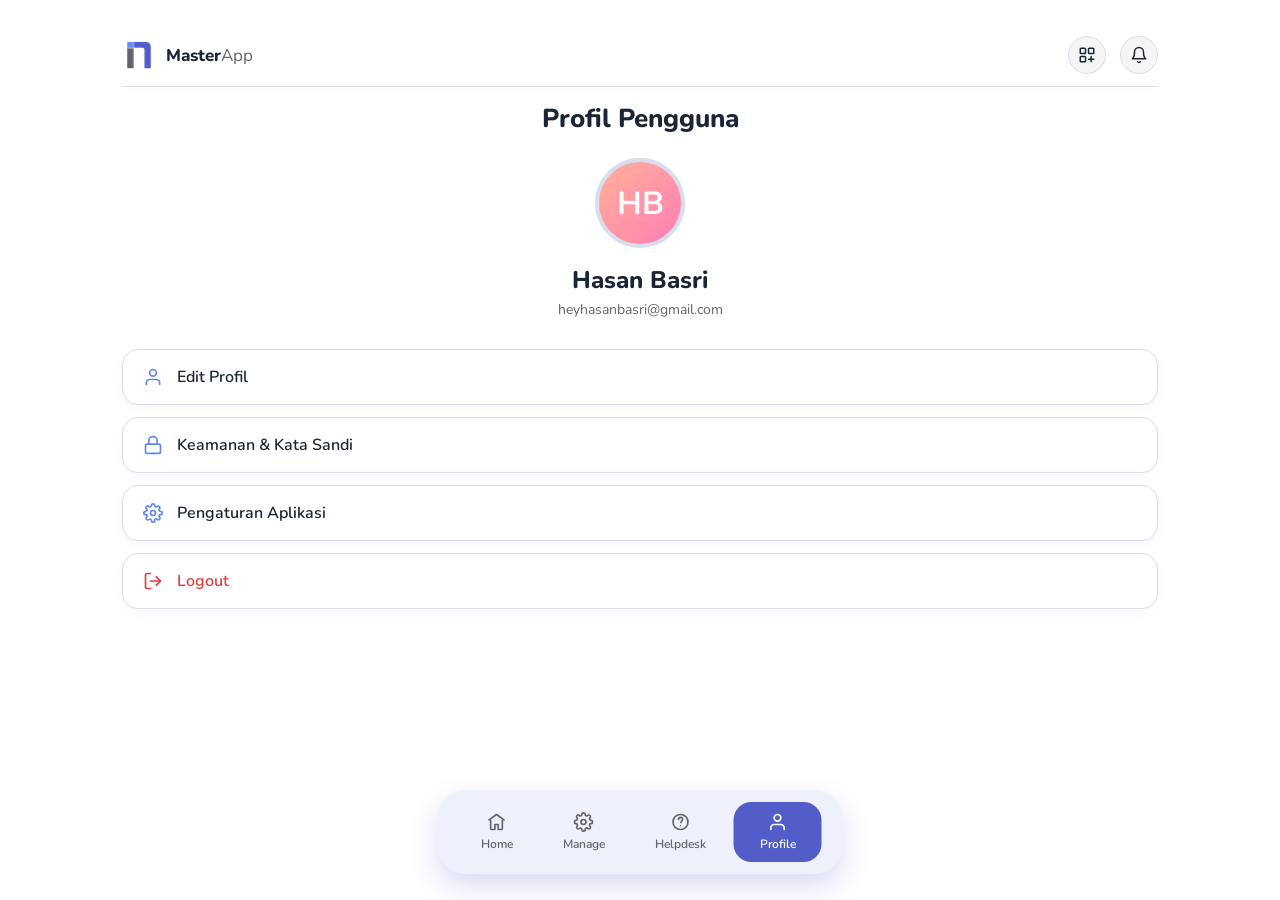
<file: profile.html>
<!DOCTYPE html>
<html lang="en">

<head>
    <meta charset="UTF-8">
    <meta name="viewport" content="width=device-width, initial-scale=1.0">
    <title>Master App</title>
    <link rel="stylesheet" href="assets/style.css">
</head>

<body>
    <div class="app">

        <header>
            <div class="header-left">
                <button class="icon-btn menu-toggle" aria-label="Menu">
                    <svg viewBox="0 0 24 24" fill="none" stroke="currentColor" stroke-width="2" stroke-linecap="round">
                        <line x1="3" y1="6" x2="21" y2="6" />
                        <line x1="3" y1="12" x2="21" y2="12" />
                        <line x1="3" y1="18" x2="21" y2="18" />
                    </svg>
                </button>
                <a href="index.html" class="brand">
                    <span class="brand-mark"><img class="logo-1" src="assets/logo-1.png" alt="Inspirasi Code"></span>
                    <span class="brand-name">Master<span>App</span></span>
                </a>
            </div>
            <div class="header-right">
                <button class="icon-btn" type="button" aria-label="Daftarkan Aplikasi" title="Daftarkan Aplikasi">
                    <svg viewBox="0 0 24 24" fill="none" stroke="currentColor" stroke-width="2" stroke-linecap="round" stroke-linejoin="round">
                        <rect x="3" y="3" width="7" height="7" rx="1" />
                        <rect x="14" y="3" width="7" height="7" rx="1" />
                        <rect x="3" y="14" width="7" height="7" rx="1" />
                        <path d="M17.5 14v7M14 17.5h7" />
                    </svg>
                </button>
                <button class="icon-btn" aria-label="Notifikasi">
                    <svg viewBox="0 0 24 24" fill="none" stroke="currentColor" stroke-width="2" stroke-linecap="round"
                        stroke-linejoin="round">
                        <path d="M6 8a6 6 0 0 1 12 0c0 7 3 9 3 9H3s3-2 3-9" />
                        <path d="M10.3 21a1.94 1.94 0 0 0 3.4 0" />
                    </svg>
                </button>
            </div>
        </header>

        <h2 class="page-title">Profil Pengguna</h2>

        <div class="profile-container">
            <div class="profile-avatar">HB</div>
            <div class="profile-name">Hasan Basri</div>
            <div class="profile-email">heyhasanbasri@gmail.com</div>

            <div class="profile-menu">
                <a href="#" class="profile-menu-item">
                    <svg viewBox="0 0 24 24" fill="none" stroke="currentColor" stroke-width="2" stroke-linecap="round"
                        stroke-linejoin="round">
                        <path d="M20 21v-2a4 4 0 0 0-4-4H8a4 4 0 0 0-4 4v2" />
                        <circle cx="12" cy="7" r="4" />
                    </svg>
                    Edit Profil
                </a>
                <a href="#" class="profile-menu-item">
                    <svg viewBox="0 0 24 24" fill="none" stroke="currentColor" stroke-width="2" stroke-linecap="round"
                        stroke-linejoin="round">
                        <rect x="3" y="11" width="18" height="11" rx="2" ry="2" />
                        <path d="M7 11V7a5 5 0 0 1 10 0v4" />
                    </svg>
                    Keamanan & Kata Sandi
                </a>
                <a href="#" class="profile-menu-item">
                    <svg viewBox="0 0 24 24" fill="none" stroke="currentColor" stroke-width="2" stroke-linecap="round"
                        stroke-linejoin="round">
                        <circle cx="12" cy="12" r="3" />
                        <path
                            d="M19.4 15a1.65 1.65 0 0 0 .33 1.82l.06.06a2 2 0 1 1-2.83 2.83l-.06-.06a1.65 1.65 0 0 0-1.82-.33 1.65 1.65 0 0 0-1 1.51V21a2 2 0 0 1-4 0v-.09A1.65 1.65 0 0 0 9 19.4a1.65 1.65 0 0 0-1.82.33l-.06.06a2 2 0 1 1-2.83-2.83l.06-.06A1.65 1.65 0 0 0 4.6 15a1.65 1.65 0 0 0-1.51-1H3a2 2 0 0 1 0-4h.09A1.65 1.65 0 0 0 4.6 9a1.65 1.65 0 0 0-.33-1.82l-.06-.06a2 2 0 1 1 2.83-2.83l.06.06A1.65 1.65 0 0 0 9 4.6a1.65 1.65 0 0 0 1-1.51V3a2 2 0 0 1 4 0v.09a1.65 1.65 0 0 0 1 1.51 1.65 1.65 0 0 0 1.82-.33l.06-.06a2 2 0 1 1 2.83 2.83l-.06.06A1.65 1.65 0 0 0 19.4 9a1.65 1.65 0 0 0 1.51 1H21a2 2 0 0 1 0 4h-.09a1.65 1.65 0 0 0-1.51 1Z" />
                    </svg>
                    Pengaturan Aplikasi
                </a>
                <a href="login.html" class="profile-menu-item danger">
                    <svg viewBox="0 0 24 24" fill="none" stroke="currentColor" stroke-width="2" stroke-linecap="round"
                        stroke-linejoin="round">
                        <path d="M9 21H5a2 2 0 0 1-2-2V5a2 2 0 0 1 2-2h4" />
                        <polyline points="16 17 21 12 16 7" />
                        <line x1="21" y1="12" x2="9" y2="12" />
                    </svg>
                    Logout
                </a>
            </div>
        </div>

    </div>

    <nav class="bottom-nav">
        <a href="index.html" class="nav-link">
            <svg viewBox="0 0 24 24" fill="none" stroke="currentColor" stroke-width="2" stroke-linecap="round"
                stroke-linejoin="round">
                <path d="M3 9.5 12 3l9 6.5" />
                <path d="M5 10v10a1 1 0 0 0 1 1h4v-6h4v6h4a1 1 0 0 0 1-1V10" />
            </svg>
            Home
        </a>
        <a href="manage.html" class="nav-link">
            <svg viewBox="0 0 24 24" fill="none" stroke="currentColor" stroke-width="2" stroke-linecap="round"
                stroke-linejoin="round">
                <circle cx="12" cy="12" r="3" />
                <path
                    d="M19.4 15a1.65 1.65 0 0 0 .33 1.82l.06.06a2 2 0 1 1-2.83 2.83l-.06-.06a1.65 1.65 0 0 0-1.82-.33 1.65 1.65 0 0 0-1 1.51V21a2 2 0 0 1-4 0v-.09A1.65 1.65 0 0 0 9 19.4a1.65 1.65 0 0 0-1.82.33l-.06.06a2 2 0 1 1-2.83-2.83l.06-.06A1.65 1.65 0 0 0 4.6 15a1.65 1.65 0 0 0-1.51-1H3a2 2 0 0 1 0-4h.09A1.65 1.65 0 0 0 4.6 9a1.65 1.65 0 0 0-.33-1.82l-.06-.06a2 2 0 1 1 2.83-2.83l.06.06A1.65 1.65 0 0 0 9 4.6a1.65 1.65 0 0 0 1-1.51V3a2 2 0 0 1 4 0v.09a1.65 1.65 0 0 0 1 1.51 1.65 1.65 0 0 0 1.82-.33l.06-.06a2 2 0 1 1 2.83 2.83l-.06.06A1.65 1.65 0 0 0 19.4 9a1.65 1.65 0 0 0 1.51 1H21a2 2 0 0 1 0 4h-.09a1.65 1.65 0 0 0-1.51 1Z" />
            </svg>
            Manage
        </a>
        <a href="helpdesk.html" class="nav-link">
            <svg viewBox="0 0 24 24" fill="none" stroke="currentColor" stroke-width="2" stroke-linecap="round"
                stroke-linejoin="round">
                <circle cx="12" cy="12" r="9" />
                <path d="M9.5 9a2.5 2.5 0 0 1 5 0c0 1.7-2 2-2 3.5" />
                <line x1="12" y1="16.5" x2="12" y2="16.5" />
            </svg>
            Helpdesk
        </a>
        <a href="profile.html" class="nav-link active">
            <svg viewBox="0 0 24 24" fill="none" stroke="currentColor" stroke-width="2" stroke-linecap="round"
                stroke-linejoin="round">
                <path d="M20 21v-2a4 4 0 0 0-4-4H8a4 4 0 0 0-4 4v2" />
                <circle cx="12" cy="7" r="4" />
            </svg>
            Profile
        </a>
    </nav>
    <script src="assets/custom.js"></script>
</body>

</html>
</file>
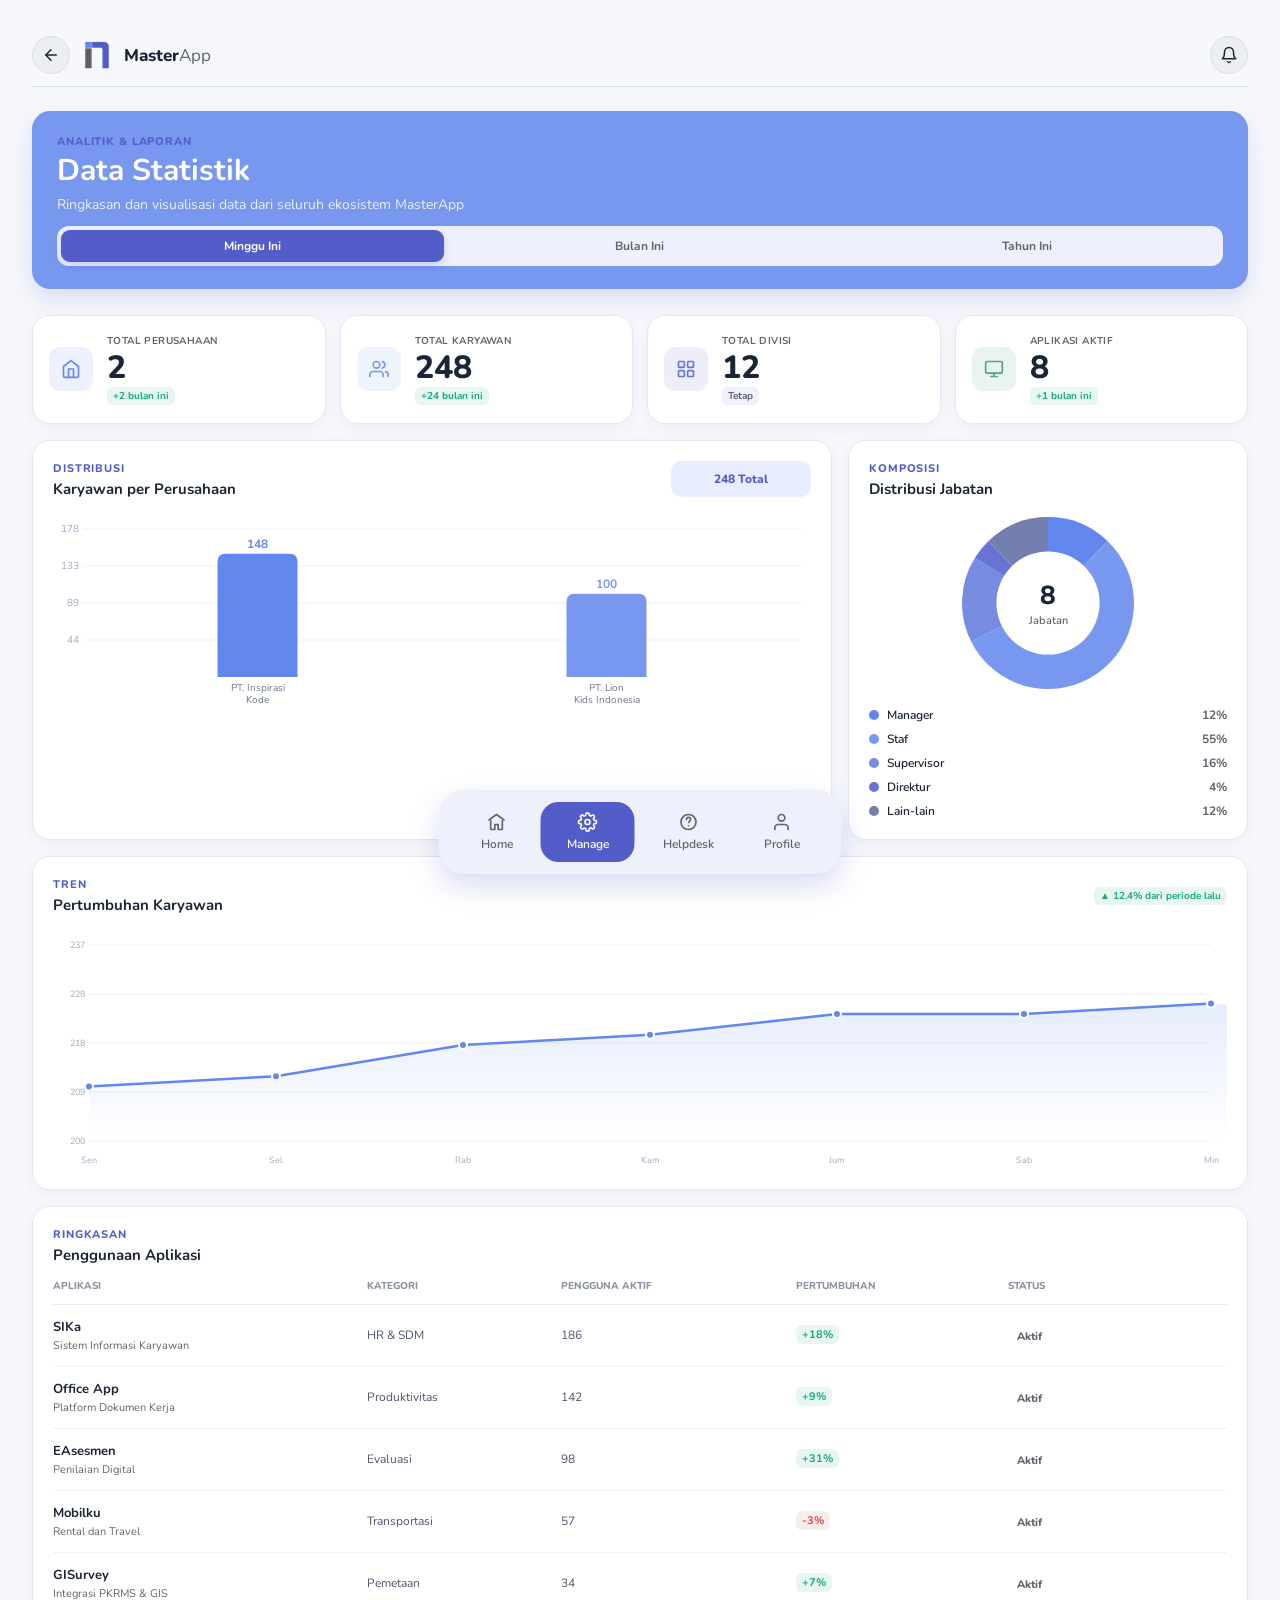
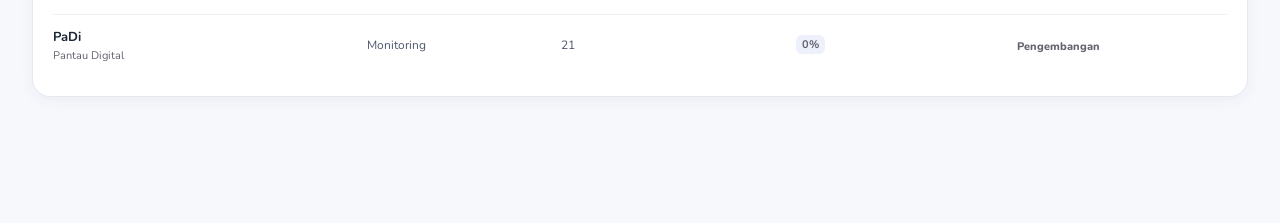
<file: statistik.html>
<!DOCTYPE html>
<html lang="id">

<head>
    <meta charset="UTF-8">
    <meta name="viewport" content="width=device-width, initial-scale=1.0">
    <title>Data Statistik - Master App</title>
    <meta name="description" content="Halaman statistik data perusahaan dan karyawan dalam ekosistem Master App.">
    <link rel="stylesheet" href="assets/style.css">
</head>

<body class="manage-page stats-page">
    <div class="app">
        <header>
            <div class="header-left">
                <a href="manage.html" class="icon-btn" aria-label="Kembali" title="Kembali">
                    <svg viewBox="0 0 24 24" fill="none" stroke="currentColor" stroke-width="2" stroke-linecap="round" stroke-linejoin="round">
                        <path d="M19 12H5" />
                        <path d="m12 5-7 7 7 7" />
                    </svg>
                </a>
                <a href="index.html" class="brand">
                    <span class="brand-mark"><img class="logo-1" src="assets/logo-1.png" alt="Master App"></span>
                    <span class="brand-name">Master<span>App</span></span>
                </a>
            </div>
            <div class="header-right">
                <button class="icon-btn" aria-label="Notifikasi">
                    <svg viewBox="0 0 24 24" fill="none" stroke="currentColor" stroke-width="2" stroke-linecap="round" stroke-linejoin="round">
                        <path d="M6 8a6 6 0 0 1 12 0c0 7 3 9 3 9H3s3-2 3-9" />
                        <path d="M10.3 21a1.94 1.94 0 0 0 3.4 0" />
                    </svg>
                </button>
            </div>
        </header>

        <!-- Page Heading -->
        <div class="manage-heading stats-heading">
            <div>
                <p class="eyebrow">Analitik & Laporan</p>
                <h1>Data Statistik</h1>
                <p class="manage-description">Ringkasan dan visualisasi data dari seluruh ekosistem MasterApp</p>
            </div>
            <div class="stats-period-selector">
                <button class="period-btn active" data-period="week">Minggu Ini</button>
                <button class="period-btn" data-period="month">Bulan Ini</button>
                <button class="period-btn" data-period="year">Tahun Ini</button>
            </div>
        </div>

        <!-- Summary KPI Cards -->
        <div class="stats-kpi-grid">
            <a href="company.html" class="kpi-card kpi-company kpi-link">
                <div class="kpi-icon">
                    <svg viewBox="0 0 24 24" fill="none" stroke="currentColor" stroke-width="2" stroke-linecap="round" stroke-linejoin="round">
                        <path d="M3 9l9-7 9 7v11a2 2 0 0 1-2 2H5a2 2 0 0 1-2-2z" />
                        <polyline points="9 22 9 12 15 12 15 22" />
                    </svg>
                </div>
                <div class="kpi-body">
                    <span class="kpi-label">Total Perusahaan</span>
                    <span class="kpi-value" id="kpi-company">0</span>
                    <span class="kpi-delta positive">+2 bulan ini</span>
                </div>
            </a>
            <a href="employee.html" class="kpi-card kpi-employee kpi-link">
                <div class="kpi-icon">
                    <svg viewBox="0 0 24 24" fill="none" stroke="currentColor" stroke-width="2" stroke-linecap="round" stroke-linejoin="round">
                        <path d="M17 21v-2a4 4 0 0 0-4-4H5a4 4 0 0 0-4 4v2" />
                        <circle cx="9" cy="7" r="4" />
                        <path d="M23 21v-2a4 4 0 0 0-3-3.87" />
                        <path d="M16 3.13a4 4 0 0 1 0 7.75" />
                    </svg>
                </div>
                <div class="kpi-body">
                    <span class="kpi-label">Total Karyawan</span>
                    <span class="kpi-value" id="kpi-employee">0</span>
                    <span class="kpi-delta positive">+24 bulan ini</span>
                </div>
            </a>
            <a href="division.html" class="kpi-card kpi-division kpi-link">
                <div class="kpi-icon">
                    <svg viewBox="0 0 24 24" fill="none" stroke="currentColor" stroke-width="2" stroke-linecap="round" stroke-linejoin="round">
                        <rect x="3" y="3" width="7" height="7" rx="1" />
                        <rect x="14" y="3" width="7" height="7" rx="1" />
                        <rect x="3" y="14" width="7" height="7" rx="1" />
                        <rect x="14" y="14" width="7" height="7" rx="1" />
                    </svg>
                </div>
                <div class="kpi-body">
                    <span class="kpi-label">Total Divisi</span>
                    <span class="kpi-value" id="kpi-division">0</span>
                    <span class="kpi-delta neutral">Tetap</span>
                </div>
            </a>
            <div class="kpi-card kpi-app">
                <div class="kpi-icon">
                    <svg viewBox="0 0 24 24" fill="none" stroke="currentColor" stroke-width="2" stroke-linecap="round" stroke-linejoin="round">
                        <rect x="2" y="3" width="20" height="14" rx="2" />
                        <path d="M8 21h8M12 17v4" />
                    </svg>
                </div>
                <div class="kpi-body">
                    <span class="kpi-label">Aplikasi Aktif</span>
                    <span class="kpi-value" id="kpi-app">0</span>
                    <span class="kpi-delta positive">+1 bulan ini</span>
                </div>
            </div>
        </div>

        <!-- Charts Row -->
        <div class="stats-charts-grid">
            <!-- Bar Chart: Karyawan per Perusahaan -->
            <div class="stats-panel stats-panel-wide">
                <div class="stats-panel-header">
                    <div>
                        <p class="panel-kicker">Distribusi</p>
                        <h2>Karyawan per Perusahaan</h2>
                    </div>
                    <span class="panel-count" id="bar-total-label">248 Total</span>
                </div>
                <div class="bar-chart-wrap">
                    <canvas id="barChart" class="stats-canvas" aria-label="Grafik batang karyawan per perusahaan"></canvas>
                </div>
            </div>

            <!-- Donut Chart: Distribusi Jabatan -->
            <div class="stats-panel">
                <div class="stats-panel-header">
                    <div>
                        <p class="panel-kicker">Komposisi</p>
                        <h2>Distribusi Jabatan</h2>
                    </div>
                </div>
                <div class="donut-chart-wrap">
                    <canvas id="donutChart" class="stats-canvas" aria-label="Grafik donut distribusi jabatan"></canvas>
                    <div class="donut-center-text">
                        <span class="donut-center-value">8</span>
                        <span class="donut-center-label">Jabatan</span>
                    </div>
                </div>
                <div class="donut-legend" id="donutLegend"></div>
            </div>
        </div>

        <!-- Line Chart: Pertumbuhan Karyawan -->
        <div class="stats-panel stats-panel-full">
            <div class="stats-panel-header">
                <div>
                    <p class="panel-kicker">Tren</p>
                    <h2>Pertumbuhan Karyawan</h2>
                </div>
                <span class="kpi-delta positive" style="align-self:center;">▲ 12.4% dari periode lalu</span>
            </div>
            <div class="line-chart-wrap">
                <canvas id="lineChart" class="stats-canvas" aria-label="Grafik garis pertumbuhan karyawan"></canvas>
            </div>
        </div>

        <!-- App Usage Table -->
        <div class="stats-panel stats-panel-full stats-table-panel">
            <div class="stats-panel-header">
                <div>
                    <p class="panel-kicker">Ringkasan</p>
                    <h2>Penggunaan Aplikasi</h2>
                </div>
            </div>
            <div class="table-wrap">
                <table class="data-table stats-table">
                    <thead>
                        <tr>
                            <th>Aplikasi</th>
                            <th>Kategori</th>
                            <th>Pengguna Aktif</th>
                            <th>Pertumbuhan</th>
                            <th>Status</th>
                        </tr>
                    </thead>
                    <tbody>
                        <tr>
                            <td><strong>SIKa</strong><span>Sistem Informasi Karyawan</span></td>
                            <td>HR & SDM</td>
                            <td>186</td>
                            <td><span class="kpi-delta positive">+18%</span></td>
                            <td><span class="status status-active">Aktif</span></td>
                        </tr>
                        <tr>
                            <td><strong>Office App</strong><span>Platform Dokumen Kerja</span></td>
                            <td>Produktivitas</td>
                            <td>142</td>
                            <td><span class="kpi-delta positive">+9%</span></td>
                            <td><span class="status status-active">Aktif</span></td>
                        </tr>
                        <tr>
                            <td><strong>EAsesmen</strong><span>Penilaian Digital</span></td>
                            <td>Evaluasi</td>
                            <td>98</td>
                            <td><span class="kpi-delta positive">+31%</span></td>
                            <td><span class="status status-active">Aktif</span></td>
                        </tr>
                        <tr>
                            <td><strong>Mobilku</strong><span>Rental dan Travel</span></td>
                            <td>Transportasi</td>
                            <td>57</td>
                            <td><span class="kpi-delta negative">-3%</span></td>
                            <td><span class="status status-active">Aktif</span></td>
                        </tr>
                        <tr>
                            <td><strong>GISurvey</strong><span>Integrasi PKRMS & GIS</span></td>
                            <td>Pemetaan</td>
                            <td>34</td>
                            <td><span class="kpi-delta positive">+7%</span></td>
                            <td><span class="status status-active">Aktif</span></td>
                        </tr>
                        <tr>
                            <td><strong>PaDi</strong><span>Pantau Digital</span></td>
                            <td>Monitoring</td>
                            <td>21</td>
                            <td><span class="kpi-delta neutral">0%</span></td>
                            <td><span class="status status-inactive">Pengembangan</span></td>
                        </tr>
                    </tbody>
                </table>
            </div>
        </div>

    </div>

    <!-- Bottom Navigation -->
    <nav class="bottom-nav">
        <a href="index.html" class="nav-link">
            <svg viewBox="0 0 24 24" fill="none" stroke="currentColor" stroke-width="2" stroke-linecap="round" stroke-linejoin="round">
                <path d="M3 9.5 12 3l9 6.5" />
                <path d="M5 10v10a1 1 0 0 0 1 1h4v-6h4v6h4a1 1 0 0 0 1-1V10" />
            </svg>
            Home
        </a>
        <a href="manage.html" class="nav-link active">
            <svg viewBox="0 0 24 24" fill="none" stroke="currentColor" stroke-width="2" stroke-linecap="round" stroke-linejoin="round">
                <circle cx="12" cy="12" r="3" />
                <path d="M19.4 15a1.65 1.65 0 0 0 .33 1.82l.06.06a2 2 0 1 1-2.83 2.83l-.06-.06a1.65 1.65 0 0 0-1.82-.33 1.65 1.65 0 0 0-1 1.51V21a2 2 0 0 1-4 0v-.09A1.65 1.65 0 0 0 9 19.4a1.65 1.65 0 0 0-1.82.33l-.06.06a2 2 0 1 1-2.83-2.83l.06-.06A1.65 1.65 0 0 0 4.6 15a1.65 1.65 0 0 0-1.51-1H3a2 2 0 0 1 0-4h.09A1.65 1.65 0 0 0 4.6 9a1.65 1.65 0 0 0-.33-1.82l-.06-.06a2 2 0 1 1 2.83-2.83l.06.06A1.65 1.65 0 0 0 9 4.6a1.65 1.65 0 0 0 1-1.51V3a2 2 0 0 1 4 0v.09a1.65 1.65 0 0 0 1 1.51 1.65 1.65 0 0 0 1.82-.33l.06-.06a2 2 0 1 1 2.83 2.83l-.06.06A1.65 1.65 0 0 0 19.4 9a1.65 1.65 0 0 0 1.51 1H21a2 2 0 0 1 0 4h-.09a1.65 1.65 0 0 0-1.51 1Z" />
            </svg>
            Manage
        </a>
        <a href="helpdesk.html" class="nav-link">
            <svg viewBox="0 0 24 24" fill="none" stroke="currentColor" stroke-width="2" stroke-linecap="round" stroke-linejoin="round">
                <circle cx="12" cy="12" r="9" />
                <path d="M9.5 9a2.5 2.5 0 0 1 5 0c0 1.7-2 2-2 3.5" />
                <line x1="12" y1="16.5" x2="12" y2="16.5" />
            </svg>
            Helpdesk
        </a>
        <a href="profile.html" class="nav-link">
            <svg viewBox="0 0 24 24" fill="none" stroke="currentColor" stroke-width="2" stroke-linecap="round" stroke-linejoin="round">
                <path d="M20 21v-2a4 4 0 0 0-4-4H8a4 4 0 0 0-4 4v2" />
                <circle cx="12" cy="7" r="4" />
            </svg>
            Profile
        </a>
    </nav>

    <script src="assets/custom.js"></script>
</body>

</html>
</file>
<file: assets/style.css>
@import url('https://fonts.googleapis.com/css2?family=Nunito:wght@400;500;600;700;800&display=swap');

:root {
  --bg-deep: #16294a;
  --bg-mid: #2c4d7c;
  --text-light: #f4f1fb;
  --nav-active: #3b5bfd;
}

* {
  margin: 0;
  box-sizing: border-box;
}

html,
body {
  height: 100%;
  font-family: 'Nunito', sans-serif;
}

body {
  min-height: 100vh;
  background: #ffffff;
  color: var(--text-dark, #1c2536);
  display: flex;
  justify-content: center;
  padding: 0;
}

.app {
  width: 100%;
  max-width: 430px;
  min-height: 100vh;
  position: relative;
  padding: 24px 20px 130px;
  display: flex;
  flex-direction: column;
}

/* --- header --- */
header {
  display: flex;
  align-items: center;
  justify-content: space-between;
  margin-bottom: 28px;
  background: #fff;
}

.header-left {
  display: flex;
  align-items: center;
  gap: 10px;
}

.brand {
  display: flex;
  align-items: center;
  gap: 10px;
  text-decoration: none;
  color: var(--text-dark, #1c2536);
}

.brand-mark {
  width: 34px;
  height: 34px;
  border-radius: 10px;
  display: flex;
  align-items: center;
  justify-content: center;
  overflow: hidden;
}

.brand-mark img,
.login-brand-mark img,
.big-icon img {
  width: 100%;
  height: 100%;
  object-fit: contain;
  mix-blend-mode: multiply;
}

.logo-1 {
  padding: 3px;
}

.brand-name {
  font-weight: 800;
  font-size: 17px;
}

.brand-name span {
  font-weight: 400;
  opacity: 0.7;
}

.icon-btn {
  width: 38px;
  height: 38px;
  border-radius: 50%;
  background: rgba(0, 0, 0, 0.04);
  display: flex;
  align-items: center;
  justify-content: center;
  color: var(--text-dark, #1c2536);
  border: 1px solid var(--border, #dfe3ec);
  cursor: pointer;
}

.icon-btn svg {
  width: 18px;
  height: 18px;
}

.header-right {
  display: flex;
  align-items: center;
  gap: 14px;
}

/* --- dashboard --- */
.stack {
  position: relative;
  display: flex;
  flex-direction: column;
  flex: 1;
  margin-bottom: 1%;
}

.card {
  position: relative;
  border-radius: 24px;
  padding: 16px 20px;
  min-height: 92px;
  display: flex;
  align-items: flex-start;
  color: #fff;
  font-weight: 700;
  font-size: 22px;
  overflow: hidden;
  box-shadow: 0 10px 22px rgba(0, 0, 0, 0.32);
  isolation: isolate;
  text-decoration: none;
  cursor: pointer;
  transition: transform 0.2s ease, box-shadow 0.2s ease;
}

.card:hover {
  transform: translateY(-3px);
  box-shadow: 0 16px 28px rgba(0, 0, 0, 0.28);
}

.card span {
  position: relative;
}

.card-body {
  display: flex;
  flex-direction: row;
  align-items: center;
  gap: 12px;
}

.card-icon {
  width: 36px;
  height: 36px;
  border-radius: 11px;
  background: rgba(255, 255, 255, 0.22);
  display: flex;
  align-items: center;
  justify-content: center;
  flex-shrink: 0;
}

.card-icon svg {
  width: 18px;
  height: 18px;
  color: #fff;
}

.card-text {
  display: flex;
  flex-direction: column;
  gap: 2px;
}

.card-title {
  font-size: 18px;
  font-weight: 700;
}

.card-sub {
  font-size: 12px;
  font-weight: 500;
  opacity: 0.85;
}

.card.app1 {
  background: #737fae;
  width: 100%;
  z-index: 1;
}

.card.app2 {
  background: #6288ed;
  width: 94%;
  margin-top: -14px;
  z-index: 2;
}

.card.app3 {
  background: #778be1;
  width: 88%;
  margin-top: -14px;
  z-index: 3;
}

.card.app4 {
  background: #7898ef;
  width: 82%;
  margin-top: -14px;
  z-index: 4;
}

.card.app5 {
  background: #626b9f;
  width: 76%;
  margin-top: -14px;
  z-index: 5;
}

.card.app6 {
  background: #637bdc;
  width: 70%;
  margin-top: -14px;
  z-index: 6;
}

.card.app7 {
  background: #6874d3;
  width: 64%;
  margin-top: -14px;
  z-index: 7;
}

.card.app8 {
  background: #5d70d2;
  width: 58%;
  margin-top: -14px;
  z-index: 7;
}

/* --- bottom nav --- */
nav.bottom-nav {
  position: fixed;
  bottom: 22px;
  left: 50%;
  transform: translateX(-50%);
  width: calc(100% - 40px);
  max-width: 390px;
  background: #eef1fb;
  border-radius: 26px;
  padding: 10px 14px;
  display: flex;
  justify-content: space-between;
  align-items: center;
  box-shadow: 0 12px 28px rgba(83, 93, 202, 0.22);
  z-index: 50;
}

.nav-link {
  flex: 1;
  display: flex;
  flex-direction: column;
  align-items: center;
  gap: 4px;
  color: #62636e;
  text-decoration: none;
  font-size: 12px;
  font-weight: 600;
  padding: 8px 4px;
  border-radius: 18px;
  transition: all .25s ease;
}

.nav-link svg {
  width: 20px;
  height: 20px;
}

.nav-link.active {
  background: #535dca;
  color: #fff;
  padding: 10px 20px;
}

.page-title,
.page-subtitle {
  display: none;
}

.menu-toggle {
  display: none;
}

/* --- desktop --- */
@media (min-width: 900px) {
  body {
    padding: 0;
    align-items: flex-start;
  }

  .app {
    max-width: 1100px;
    min-height: 100vh;
    padding: 36px 32px 110px;
    margin: 0 auto;
  }

  .manage-page header {
    background: transparent;
  }

  header {
    margin-bottom: 6px;
    padding-bottom: 12px;
    border-bottom: 1px solid var(--border, #d9deef);
  }

  .page-title {
    display: block;
    font-size: 26px;
    font-weight: 800;
    margin: 8px 0 2px;
    text-align: center;
  }

  .page-subtitle {
    display: block;
    font-size: 14px;
    color: var(--text-muted, #6b7488);
    margin-bottom: 22px;
    text-align: center;
  }

  .stack {
    display: grid;
    grid-template-columns: repeat(4, 1fr);
    gap: 18px;
  }

  .card {
    width: 100% !important;
    margin-top: 0 !important;
    min-height: 150px;
    border-radius: 20px;
    font-size: 19px;
    align-items: flex-end;
    justify-content: flex-start;
    padding: 16px 18px 18px;
    transition: transform .3s ease, box-shadow .3s ease;
  }

  .card-body {
    flex-direction: column;
    align-items: flex-start;
    gap: 10px;
  }

  .card:hover {
    transform: translateY(-8px);
    box-shadow: 0 22px 40px rgba(0, 0, 0, 0.45);
  }

  .card.app8::after {
    height: 60%;
  }

  nav.bottom-nav {
    position: fixed;
    bottom: 26px;
    left: 50%;
    transform: translateX(-50%);
    width: auto;
    min-width: 320px;
    max-width: 420px;
    padding: 12px 20px;
    gap: 6px;
  }

  .nav-link {
    flex: none;
    padding: 10px 22px;
  }

  .nav-link.active {
    padding: 10px 26px;
  }
}

@media (min-width: 1300px) {
  .app {
    max-width: 1280px;
  }
}

/* --- profile --- */
.profile-container {
  display: flex;
  flex-direction: column;
  align-items: center;
  text-align: center;
  margin-top: 20px;
}

.profile-avatar {
  width: 90px;
  height: 90px;
  border-radius: 50%;
  background: linear-gradient(135deg, #ffb199, #ff7eb3);
  display: flex;
  align-items: center;
  justify-content: center;
  color: #fff;
  font-weight: 700;
  font-size: 32px;
  border: 4px solid var(--border, #dfe3ec);
  margin-bottom: 16px;
}

.profile-name {
  font-size: 24px;
  font-weight: 800;
  color: var(--text-dark, #1c2536);
  margin-bottom: 4px;
}

.profile-email {
  font-size: 14px;
  color: var(--text-muted, #6b7488);
  margin-bottom: 30px;
}

.profile-menu {
  width: 100%;
  display: flex;
  flex-direction: column;
  gap: 12px;
  margin-bottom: 32px;
}

.profile-menu-item {
  display: flex;
  align-items: center;
  padding: 16px 20px;
  border-radius: 16px;
  background: #fff;
  border: 1px solid var(--border, #dfe3ec);
  text-decoration: none;
  color: var(--text-dark, #1c2536);
  font-weight: 600;
  transition: all 0.2s ease;
  box-shadow: 0 4px 12px rgba(0, 0, 0, 0.03);
}

.profile-menu-item:hover {
  transform: translateY(-2px);
  box-shadow: 0 8px 24px rgba(0, 0, 0, 0.06);
}

.profile-menu-item svg {
  width: 20px;
  height: 20px;
  margin-right: 14px;
  color: var(--blue, #3f6bf0);
}

.profile-menu-item.danger {
  color: #e03e3e;
}

.profile-menu-item.danger svg {
  color: #e03e3e;
}

.profile-menu-item.danger:hover {
  background: #fff5f5;
}

/* --- manage --- */
.manage-page {
  background: #f7f8fc;
}

.manage-page .app {
  max-width: 1280px;
}

.manage-heading {
  background: #7898ef;
  border: 1px solid #7898ef;
  border-radius: 18px;
  display: flex;
  align-items: flex-end;
  justify-content: space-between;
  gap: 20px;
  margin: 18px 0 26px;
  padding: 22px 24px;
  box-shadow: 0 10px 24px rgba(83, 93, 202, .18);
}

.eyebrow,
.panel-kicker {
  color: var(--blue-dark);
  font-size: 11px;
  font-weight: 800;
  letter-spacing: .08em;
  text-transform: uppercase;
}

.manage-heading h1 {
  color: #fff;
  font-size: 30px;
  line-height: 1.15;
  margin: 5px 0 6px;
}

.manage-description {
  color: rgba(255, 255, 255, .86);
  font-size: 14px;
}

.quick-actions-card {
  background: #fff;
  border: 1px solid #e5e8f1;
  border-radius: 18px;
  box-shadow: 0 10px 24px rgba(39, 55, 92, .05);
  margin: 0 0 18px;
  padding: 18px 20px;
}

.quick-actions-card h2 {
  color: var(--text-dark);
  font-size: 18px;
  margin-bottom: 14px;
}

.quick-actions-list {
  display: flex;
  flex-wrap: wrap;
  gap: 10px;
}

.quick-action {
  border: 0;
  border-radius: 9px;
  color: #fff;
  cursor: pointer;
  font: inherit;
  font-size: 12px;
  font-weight: 800;
  padding: 10px 14px;
  transition: filter .2s ease, transform .2s ease;
}

.quick-action:hover {
  filter: brightness(.94);
  transform: translateY(-1px);
}

.quick-action:active { transform: translateY(0); }
.register-company { background: #737fae; }
.register-division { background: #6288ed; }
.register-position { background: #778be1; }
.view-statistics { background: #7898ef; }

.total-badge,
.panel-count {
  color: var(--blue-dark);
  background: #e8edff;
  border-radius: 10px;
  font-size: 12px;
  font-weight: 800;
  padding: 8px 12px;
  white-space: nowrap;
  display: inline-flex;
  align-items: center;
  justify-content: center;
  height: 36px;
  width: 140px;
  box-sizing: border-box;
}

.manage-layout {
  display: grid;
  gap: 18px;
  margin-bottom: 28px;
}

.manage-panel {
  background: #fff;
  border: 1px solid #e5e8f1;
  border-radius: 18px;
  box-shadow: 0 10px 24px rgba(39, 55, 92, .05);
  padding: 20px;
  min-width: 0;
}

.panel-heading {
  display: flex;
  align-items: flex-start;
  justify-content: space-between;
  gap: 12px;
  margin-bottom: 18px;
}

.panel-heading h2 {
  color: var(--text-dark);
  font-size: 19px;
  margin-top: 3px;
}

.company-actions {
  align-items: center;
  display: flex;
  gap: 8px;
}

.company-list {
  display: flex;
  flex-direction: column;
  gap: 10px;
}

.company-card {
  display: flex;
  align-items: center;
  gap: 11px;
  border-radius: 13px;
  padding: 11px;
  transition: border-color .2s ease, background .2s ease;
}

.company-card.selected,
.company-card:hover {
  background: #f6f8ff;
  border-color: #cbd5ff;
}

.company-card:focus-visible {
  outline: 3px solid rgba(98, 136, 237, .3);
  outline-offset: 2px;
}

.company-logo {
  align-items: center;
  border-radius: 11px;
  color: #fff;
  display: flex;
  flex-shrink: 0;
  font-size: 13px;
  font-weight: 800;
  height: 40px;
  justify-content: center;
  width: 40px;
}

.company-logo img {
  border-radius: inherit;
  height: 100%;
  object-fit: contain;
  width: 100%;
}

.company-logo.logo-image {
  background: #fff;
}

.logo-green { background: #4da68a; }

.company-info {
  min-width: 0;
  flex: 1;
}

.company-info h3 {
  color: var(--text-dark);
  font-size: 13px;
  overflow: hidden;
  text-overflow: ellipsis;
  white-space: nowrap;
}

.company-info p,
td span {
  color: var(--text-muted);
  font-size: 11px;
  margin-top: 2px;
}

.company-info .company-employee-count {
  color: var(--blue-dark);
  font-size: 10px;
  font-weight: 800;
  margin-top: 4px;
}

.manage-button,
.add-button {
  border: 0;
  border-radius: 8px;
  cursor: pointer;
  font-family: inherit;
  font-size: 11px;
  font-weight: 800;
}

.manage-button {
  background: transparent;
  color: var(--blue-dark);
  padding: 7px 8px;
}

.manage-button:hover { background: #e8edff; }

.employee-heading { align-items: center; }

.employee-heading .panel-kicker span {
  color: var(--text-muted);
  font-weight: 600;
  letter-spacing: 0;
  text-transform: none;
}

.employee-actions {
  align-items: center;
  display: flex;
  gap: 8px;
}

@media (max-width: 899px) {
  .manage-heading {
    align-items: flex-start;
    flex-direction: column;
  }

  .manage-heading > div:first-child {
    min-width: 0;
    width: 100%;
  }

  .total-badge { align-self: flex-start; }

  .company-panel .panel-heading {
    align-items: flex-start;
    flex-direction: column;
  }

  .company-actions {
    justify-content: space-between;
    width: 100%;
  }

  .employee-heading {
    align-items: flex-start;
    flex-direction: column;
    gap: 14px;
  }

  .employee-actions {
    flex-wrap: wrap;
    justify-content: flex-start;
    width: 100%;
    gap: 10px;
  }

  .employee-search {
    width: 100% !important;
    order: -1;
  }
}

.page-size-control {
  align-items: center;
  color: var(--text-muted);
  display: inline-flex;
  font-size: 11px;
  font-weight: 700;
  gap: 5px;
  white-space: nowrap;
}

.page-size-control select {
  appearance: none;
  background: #eef1fb url("data:image/svg+xml,%3Csvg xmlns='http://www.w3.org/2000/svg' width='10' height='6' viewBox='0 0 10 6'%3E%3Cpath d='m1 1 4 4 4-4' fill='none' stroke='%23535dca' stroke-linecap='round' stroke-linejoin='round' stroke-width='1.5'/%3E%3C/svg%3E") no-repeat right 8px center;
  border: 0;
  border-radius: 8px;
  color: var(--blue-dark);
  cursor: pointer;
  font: inherit;
  font-size: 11px;
  font-weight: 800;
  outline: 0;
  padding: 9px 25px 9px 10px;
}

.page-size-control select:focus {
  box-shadow: 0 0 0 3px rgba(98, 136, 237, .12);
}

.sort-button {
  align-items: center;
  background: #eef1fb;
  border: 0;
  border-radius: 8px;
  color: var(--blue-dark);
  cursor: pointer;
  display: inline-flex;
  font-family: inherit;
  font-size: 11px;
  font-weight: 800;
  gap: 5px;
  padding: 9px 12px;
}

.sort-button:hover { background: #e2e7fa; }
.sort-button svg { height: 14px; width: 14px; }

.employee-search {
  align-items: center;
  background: #f7f8fc;
  border: 1px solid #e5e8f1;
  border-radius: 8px;
  color: #8992a5;
  display: flex;
  gap: 8px;
  margin-bottom: 0;
  padding: 0 11px;
  height: 36px;
  width: 175px;
  box-sizing: border-box;
  transition: width 0.25s cubic-bezier(0.16, 1, 0.3, 1),
              border-color 0.2s ease,
              background-color 0.2s ease,
              box-shadow 0.2s ease;
}

.employee-search:hover {
  background: #fff;
  border-color: #cbd5ff;
}

.employee-search:focus-within {
  background: #fff;
  border-color: var(--blue);
  box-shadow: 0 0 0 3px rgba(98, 136, 237, 0.16);
  width: 210px;
}

.employee-search svg {
  flex-shrink: 0;
  height: 15px;
  width: 15px;
  color: #7b849b;
  transition: color 0.2s ease;
}

.employee-search:focus-within svg {
  color: var(--blue-dark);
}

.employee-search input {
  background: transparent;
  border: 0;
  color: var(--text-dark);
  font: inherit;
  font-size: 12px;
  min-width: 0;
  outline: 0;
  width: 100%;
}

.employee-search input::placeholder {
  color: #9aa2b2;
}

.visually-hidden {
  height: 1px;
  margin: -1px;
  overflow: hidden;
  position: absolute;
  width: 1px;
  clip: rect(0 0 0 0);
}

.add-button {
  align-items: center;
  background: var(--blue-dark);
  color: #fff;
  display: inline-flex;
  gap: 5px;
  padding: 9px 12px;
}

.add-button svg { height: 14px; width: 14px; }

.table-wrap { overflow-x: auto; }

.table-footer {
  align-items: center;
  border-top: 1px solid #f0f1f5;
  display: flex;
  gap: 16px;
  justify-content: space-between;
  margin-top: 8px;
  padding-top: 14px;
}

.table-summary {
  color: var(--text-muted);
  font-size: 11px;
  margin: 0;
}

.pagination {
  align-items: center;
  display: flex;
  gap: 4px;
}

.pagination-button {
  align-items: center;
  background: transparent;
  border: 1px solid #e2e6ef;
  border-radius: 7px;
  color: var(--text-muted);
  cursor: pointer;
  display: inline-flex;
  font-family: inherit;
  font-size: 11px;
  font-weight: 800;
  height: 28px;
  justify-content: center;
  min-width: 28px;
  padding: 0 7px;
}

.pagination-button:hover:not(:disabled) { background: #eef1fb; color: var(--blue-dark); }
.pagination-button.active { background: var(--blue-dark); border-color: var(--blue-dark); color: #fff; }
.pagination-button:disabled { cursor: not-allowed; opacity: .45; }

table {
  border-collapse: collapse;
  min-width: 610px;
  width: 100%;
}

th {
  border-bottom: 1px solid #e8ebf2;
  color: #8a91a2;
  font-size: 10px;
  font-weight: 800;
  padding: 0 12px 11px;
  text-align: left;
  text-transform: uppercase;
}

td {
  border-bottom: 1px solid #f0f1f5;
  color: #4d566a;
  font-size: 12px;
  padding: 13px 12px;
  white-space: nowrap;
}

td:first-child, th:first-child { padding-left: 0; }
td:last-child, th:last-child { padding-right: 0; }
td strong, td span { display: block; }
td strong { color: var(--text-dark); font-size: 13px; }
tbody tr:last-child td { border-bottom: 0; }

.action-buttons {
  align-items: center;
  display: flex;
  gap: 4px;
}

.action-button {
  align-items: center;
  background: transparent;
  border: 0;
  border-radius: 7px;
  color: #7b8498;
  cursor: pointer;
  display: inline-flex;
  height: 28px;
  justify-content: center;
  padding: 0;
  transition: background .2s ease, color .2s ease;
  width: 28px;
}

.action-button:hover { background: #eef1fb; color: var(--blue-dark); }
.action-button svg { height: 15px; width: 15px; }
.edit-action { color: #e18b18; }
.profile-action { color: var(--blue); }
.delete-action { color: #d34b4b; }
.delete-action:hover { background: #fff0f0; color: #d34b4b; }

.status {
  border-radius: 20px;
  display: inline-block;
  font-size: 10px;
  font-weight: 800;
  padding: 5px 9px;
}

.active-status { background: #e5f7ef; color: #26966a; }
.leave-status { background: #fff3dc; color: #bd7b19; }

.confirm-modal {
  border: 0;
  border-radius: 18px;
  box-shadow: 0 20px 60px rgba(28, 37, 54, .2);
  color: var(--text-dark);
  inset: 0;
  margin: auto;
  max-width: 380px;
  max-height: calc(100vh - 40px);
  overflow: auto;
  padding: 28px;
  position: fixed;
  text-align: center;
  width: calc(100% - 40px);
}

.confirm-modal::backdrop {
  background: rgba(28, 37, 54, .42);
}

.confirm-icon {
  align-items: center;
  background: #fff0f0;
  border-radius: 50%;
  color: #d34b4b;
  display: flex;
  height: 48px;
  justify-content: center;
  margin: 0 auto 15px;
  width: 48px;
}

.confirm-icon svg { height: 22px; width: 22px; }

.confirm-modal h2 {
  font-size: 19px;
  margin-bottom: 8px;
}

.confirm-modal p {
  color: var(--text-muted);
  font-size: 13px;
  line-height: 1.5;
}

.confirm-modal p strong { color: var(--text-dark); }

.confirm-actions {
  display: flex;
  gap: 10px;
  justify-content: center;
  margin-top: 24px;
}

.cancel-button,
.confirm-delete-button {
  border: 0;
  border-radius: 9px;
  cursor: pointer;
  font-family: inherit;
  font-size: 12px;
  font-weight: 800;
  padding: 10px 16px;
}

.cancel-button { background: #eef1f7; color: #626b7d; }
.confirm-delete-button { background: #d34b4b; color: #fff; }
.cancel-button:hover { background: #e3e7ef; }
.confirm-delete-button:hover { background: #bd3e3e; }

.company-modal {
  border: 0;
  border-radius: 0;
  box-shadow: 0 20px 60px rgba(28, 37, 54, .22);
  color: var(--text-dark);
  inset: 0;
  bottom: auto;
  margin: 0 auto;
  max-height: calc(100vh - 32px);
  max-width: 760px;
  overflow: auto;
  padding: 0;
  position: fixed;
  width: calc(100% - 32px);
}

.company-modal[open] { animation: company-modal-enter .28s ease-out; }
.company-modal::backdrop { background: rgba(28, 37, 54, .46); }
.company-modal form { padding: 24px; }

@keyframes company-modal-enter {
  from { opacity: 0; transform: translateY(-28px); }
  to { opacity: 1; transform: translateY(0); }
}

@media (prefers-reduced-motion: reduce) {
  .company-modal[open] { animation: none; }
}

.company-modal-header {
  align-items: flex-start;
  background: #6288ed;
  border-left: 4px solid #535dca;
  border-radius: 12px;
  display: flex;
  gap: 20px;
  justify-content: space-between;
  margin-bottom: 20px;
  padding: 14px 16px;
}

.company-modal-header .eyebrow,
.company-modal-header h2,
.company-modal-header .modal-description { color: #fff; }
.company-modal-header h2 { font-size: 22px; margin-top: 4px; }
.modal-description { color: var(--text-muted); font-size: 12px; margin-top: 5px; }

.company-modal .modal-close,
.company-modal .cancel-button {
  background: #d34b4b;
  color: #fff;
}

.company-modal .modal-close:hover,
.company-modal .cancel-button:hover { background: #bd3e3e; }

.modal-close {
  background: #eef1fb;
  border: 0;
  border-radius: 50%;
  color: var(--text-muted);
  cursor: pointer;
  flex-shrink: 0;
  font-size: 22px;
  height: 30px;
  line-height: 1;
  width: 30px;
}

.form-section {
  border: 1px solid #e8ebf2;
  border-radius: 12px;
  margin: 0 0 14px;
  padding: 14px;
}

.form-section legend {
  color: var(--blue-dark);
  font-size: 11px;
  font-weight: 800;
  padding: 0 6px;
}

.form-grid {
  display: grid;
  gap: 12px;
  grid-template-columns: repeat(2, minmax(0, 1fr));
}

.form-field {
  color: #5f687a;
  display: flex;
  flex-direction: column;
  font-size: 11px;
  font-weight: 700;
  gap: 5px;
}

.form-field input,
.form-field select,
.form-field textarea {
  background: #f7f8fc;
  border: 1px solid #e1e5ef;
  border-radius: 8px;
  color: var(--text-dark);
  font: inherit;
  font-size: 12px;
  min-width: 0;
  outline: 0;
  padding: 9px 10px;
  width: 100%;
}

.form-field textarea { resize: vertical; }
.form-field input:focus, .form-field select:focus, .form-field textarea:focus { border-color: #aebcf4; box-shadow: 0 0 0 3px rgba(98, 136, 237, .12); }
.required-mark { color: #d34b4b; }
.required-field > :last-child { border-left: 2px solid var(--blue); }
.full-field { grid-column: 1 / -1; }

.company-modal-footer {
  display: flex;
  gap: 10px;
  justify-content: flex-end;
  padding-top: 4px;
}

.employee-modal { max-width: 980px; }
.ticket-modal { max-width: 680px; }
.ticket-modal .company-modal-header {
  background: linear-gradient(135deg, #4da68a, #3b8b73);
  border-left: 4px solid #2a6f5c;
}

@media (max-width: 899px) {
  .employee-panel .table-wrap {
    overflow: visible;
  }

  .employee-panel table,
  .employee-panel tbody,
  .employee-panel tr,
  .employee-panel td {
    display: block;
    min-width: 0;
    width: 100%;
  }

  .employee-panel thead { display: none; }

  .employee-panel tbody {
    display: flex;
    flex-direction: column;
    gap: 10px;
  }

  .employee-panel tbody tr {
    background: #fff;
    border: 1px solid #e5e8f1;
    border-radius: 13px;
    box-shadow: 0 5px 14px rgba(39, 55, 92, .04);
    padding: 12px;
  }

  .employee-panel tbody tr[hidden] { display: none; }

  .employee-panel tbody td {
    align-items: center;
    border-bottom: 1px solid #f0f1f5;
    color: #3b455b;
    display: grid;
    font-weight: 600;
    gap: 8px;
    grid-template-columns: 78px minmax(0, 1fr);
    padding: 9px 0;
    text-align: right;
    white-space: normal;
  }

  .employee-panel tbody td:first-child,
  .employee-panel tbody td:last-child {
    padding-left: 0;
    padding-right: 0;
  }

  .employee-panel tbody td:first-child {
    align-items: flex-start;
    background: #778be1;
    border-radius: 9px;
    grid-template-columns: 78px minmax(0, 1fr);
    margin-bottom: 3px;
    padding: 10px;
  }

  .employee-panel tbody td:first-child::before {
    align-self: center;
    color: rgba(255, 255, 255, .82);
  }

  .employee-panel tbody td:first-child strong {
    color: #fff;
    font-size: 13px;
  }

  .employee-panel tbody td:first-child span:not(.status) {
    color: rgba(255, 255, 255, .82);
    font-size: 10px;
  }

  .employee-panel tbody td:last-child { border-bottom: 0; }

  .employee-panel tbody td::before {
    color: var(--blue-dark);
    content: '';
    font-size: 10px;
    font-weight: 800;
    text-align: left;
    text-transform: uppercase;
  }

  .employee-panel tbody td:nth-child(1)::before { content: 'Karyawan'; }
  .employee-panel tbody td:nth-child(2)::before { content: 'Jabatan'; }
  .employee-panel tbody td:nth-child(3)::before { content: 'Divisi'; }
  .employee-panel tbody td:nth-child(4)::before { content: 'Status'; }
  .employee-panel tbody td:nth-child(5)::before { content: 'Aksi'; }

  .employee-panel tbody td strong,
  .employee-panel tbody td span:not(.status) {
    color: #3b455b;
    display: block;
    grid-column: 2;
    font-weight: 600;
    text-align: right;
  }

  .employee-panel tbody td strong { font-size: 12px; }
  .employee-panel tbody td:first-child strong { color: #fff; }
  .employee-panel tbody td:first-child span:not(.status) { color: rgba(255, 255, 255, .9); }
  .employee-panel tbody tr[data-division="qa"] td:first-child { background: #737fae; }
  .employee-panel tbody tr[data-division="design"] td:first-child { background: #6288ed; }
  .employee-panel tbody tr[data-division="engineering"] td:first-child { background: #778be1; }
  .employee-panel tbody tr[data-division="finance"] td:first-child { background: #7898ef; }
  .employee-panel tbody td span:not(.status) { margin-top: -5px; }
  .employee-panel tbody td .status { justify-self: end; }
  .employee-panel tbody td .action-buttons { justify-content: flex-end; }

  .table-footer {
    align-items: flex-start;
    flex-direction: column;
    gap: 10px;
  }

  .pagination { align-self: flex-end; }
}

@media (min-width: 900px) {
  .manage-page .app {
    padding-top: 36px;
  }

  .manage-layout {
    grid-template-columns: minmax(280px, 340px) minmax(0, 1fr);
    align-items: start;
  }

  .company-modal {
    border-radius: 0;
    max-height: calc(100vh - 48px);
    max-width: 1120px;
  }

  .company-modal form {
    display: grid;
    gap: 12px 16px;
    grid-template-columns: repeat(2, minmax(0, 1fr));
    padding: 20px 24px;
  }

  .company-modal-header,
  .company-modal-footer {
    grid-column: 1 / -1;
  }

  .company-modal-header { margin-bottom: 4px; }
  .form-section { margin-bottom: 0; padding: 11px 12px; }
  .form-grid { gap: 8px 10px; }
  .form-field { gap: 3px; }
  .form-field input,
  .form-field select,
  .form-field textarea { padding: 7px 9px; }
  .form-section legend { font-size: 10px; }
  .company-modal-footer { padding-top: 2px; }

  .division-modal {
    max-width: 620px;
  }

  .division-modal .form-section {
    grid-column: 1 / -1;
  }
}

/* --- login --- */
:root {
  --blue: #6288ed;
  --blue-dark: #535dca;
  --text-dark: #1c2536;
  --text-muted: #62636e;
  --border: #d9deef;
}

body.login-page {
  min-height: 100vh;
  background: #ffffff;
  color: var(--text-dark);
  display: block;
  padding: 0;
}

.login-page .page {
  min-height: 100vh;
  display: flex;
}

/* --- login: brand ilustration --- */
.login-page .hero {
  flex: 1.1;
  position: relative;
  padding: 40px 48px;
  display: flex;
  flex-direction: row;
  align-items: center;
  gap: 28px;
  text-align: left;
  border-right: 1px solid var(--border);
  overflow: hidden;
}

.login-page .login-brand {
  display: flex;
  align-items: center;
  gap: 10px;
}

.login-page .login-brand-mark {
  width: 44px;
  height: 44px;
  border-radius: 13px;
  display: flex;
  align-items: center;
  justify-content: center;
  overflow: hidden;
}

.login-page .login-brand-name {
  font-weight: 800;
  font-size: 21px;
  color: var(--text-dark);
}

.login-page .login-brand-name span {
  font-weight: 400;
  color: var(--text-muted);
}

.login-page .headline {
  font-size: 40px;
  font-weight: 800;
  line-height: 1.18;
  max-width: 340px;
  flex-shrink: 0;
}

.login-page .headline .accent {
  color: var(--blue);
}

.login-page .illustration {
  position: relative;
  flex: 1;
  min-height: 340px;
}

.login-page .float-card {
  position: absolute;
  border-radius: 22px;
  box-shadow: 0 18px 34px rgba(30, 50, 100, 0.14);
  background: #fff;
  border: 1px solid var(--border);
}

.login-page .fc1 {
  top: 10px;
  left: 20px;
  width: 190px;
  height: 230px;
  background: #dbe4fb;
  padding: 16px;
}

.login-page .fc1 .bar {
  height: 6px;
  border-radius: 4px;
  background: #c3d6f7;
  margin-bottom: 10px;
}

.login-page .fc1 .bar.short {
  width: 60%;
}

.login-page .fc1 .dot-row {
  display: flex;
  gap: 6px;
  margin-top: 14px;
}

.login-page .fc1 .dot {
  width: 8px;
  height: 8px;
  border-radius: 50%;
  background: var(--blue);
  opacity: .6;
}

.login-page .fc2 {
  top: 60px;
  left: 190px;
  width: 180px;
  height: 270px;
  background: #535dca;
  padding: 16px;
  color: #fff;
}

.login-page .fc2 .chip {
  background: rgba(255, 255, 255, .25);
  border-radius: 20px;
  padding: 5px 10px;
  font-size: 11px;
  display: inline-block;
  margin-bottom: 16px;
}

.login-page .fc2 .big-icon {
  width: 46px;
  height: 46px;
  border-radius: 14px;
  background: rgba(255, 255, 255, .22);
  display: flex;
  align-items: center;
  justify-content: center;
  margin-bottom: 14px;
  font-weight: 800;
  font-size: 20px;
  color: #fff;
}

.login-page .fc2 .line {
  height: 6px;
  border-radius: 4px;
  background: rgba(255, 255, 255, .35);
  margin-bottom: 8px;
}

.login-page .fc2 .line.w60 {
  width: 60%;
}

.login-page .connector-lines {
  position: absolute;
  top: 0;
  left: 0;
  width: 100%;
  height: 100%;
  pointer-events: none;
  z-index: 0;
}

.login-page .float-card,
.login-page .badge-avatar,
.login-page .badge-check,
.login-page .badge-bell {
  z-index: 1;
}

.login-page .fc3 {
  top: 250px;
  left: 40px;
  width: 150px;
  height: 120px;
  padding: 14px;
}

.login-page .fc3 .tag {
  width: 26px;
  height: 26px;
  border-radius: 8px;
  background: #ffe1a8;
  display: flex;
  align-items: center;
  justify-content: center;
  margin-bottom: 10px;
}

.login-page .fc3 .line {
  height: 6px;
  border-radius: 4px;
  background: #e7ebf3;
  margin-bottom: 7px;
}

.login-page .fc3 .line.w70 {
  width: 70%;
}

.login-page .badge-avatar {
  position: absolute;
  top: 270px;
  left: 170px;
  width: 64px;
  height: 64px;
  border-radius: 50%;
  background: linear-gradient(135deg, #ffb199, #ff7eb3);
  border: 4px solid #fff;
  box-shadow: 0 8px 20px rgba(30, 50, 100, .18);
  display: flex;
  align-items: center;
  justify-content: center;
  color: #fff;
  font-weight: 800;
  font-size: 18px;
}

.login-page .badge-check {
  position: absolute;
  top: 16px;
  left: 190px;
  width: 40px;
  height: 40px;
  border-radius: 50%;
  background: #22c55e;
  color: #fff;
  display: flex;
  align-items: center;
  justify-content: center;
  box-shadow: 0 8px 18px rgba(30, 50, 100, .2);
}

.login-page .badge-bell {
  position: absolute;
  top: 200px;
  left: 230px;
  background: #fff;
  border: 1px solid var(--border);
  border-radius: 14px;
  padding: 8px 12px;
  display: flex;
  align-items: center;
  gap: 8px;
  font-size: 12px;
  font-weight: 700;
  color: var(--text-dark);
  box-shadow: 0 10px 24px rgba(30, 50, 100, .14);
}

.login-page .badge-bell svg {
  width: 16px;
  height: 16px;
  color: var(--blue);
}

/* --- login: form --- */
.login-page .form-panel {
  flex: 0.85;
  min-width: 380px;
  display: flex;
  align-items: center;
  justify-content: center;
  padding: 40px;
}

.login-page .form-wrap {
  width: 100%;
  max-width: 360px;
}

.login-page .form-wrap h1 {
  font-size: 20px;
  font-weight: 800;
  margin-bottom: 22px;
}

.login-page form {
  display: flex;
  flex-direction: column;
  gap: 14px;
}

.login-page .field input {
  width: 100%;
  border: 1px solid var(--border);
  border-radius: 10px;
  padding: 14px 16px;
  font-size: 14px;
  font-family: inherit;
  color: var(--text-dark);
  outline: none;
  transition: border-color .2s ease, box-shadow .2s ease;
}

.login-page .field input::placeholder {
  color: #9aa2b1;
}

.login-page .field input:focus {
  border-color: var(--blue);
  box-shadow: 0 0 0 3px rgba(63, 107, 240, 0.15);
}

.login-page .btn-primary {
  margin-top: 4px;
  border: none;
  border-radius: 24px;
  padding: 14px;
  font-size: 15px;
  font-weight: 700;
  font-family: inherit;
  color: #fff;
  background: #535dca;
  cursor: pointer;
  transition: transform .2s ease, box-shadow .2s ease;
}

.login-page .btn-primary:hover {
  transform: translateY(-1px);
  box-shadow: 0 10px 22px rgba(63, 107, 240, .3);
}

.login-page .forgot {
  display: block;
  text-align: center;
  font-size: 13px;
  color: var(--blue-dark);
  text-decoration: none;
  font-weight: 600;
  margin-top: 6px;
}

.login-page .forgot:hover {
  text-decoration: underline;
}

.login-page hr.sep {
  border: none;
  border-top: 1px solid var(--border);
  margin: 22px 0;
}

.login-page .btn-outline {
  width: 100%;
  border: 1px solid var(--blue);
  border-radius: 24px;
  padding: 13px;
  font-size: 14px;
  font-weight: 700;
  font-family: inherit;
  color: var(--blue-dark);
  background: #fff;
  cursor: pointer;
  transition: .2s ease;
}

.login-page .btn-outline:hover {
  background: #eef3ff;
}

.login-page .divider {
  display: flex;
  align-items: center;
  gap: 10px;
  margin: 18px 0;
  color: #9aa2b1;
  font-size: 12px;
}

.login-page .divider::before,
.login-page .divider::after {
  content: "";
  flex: 1;
  height: 1px;
  background: var(--border);
}

.login-page .btn-google {
  display: flex;
  align-items: center;
  justify-content: center;
  gap: 10px;
  width: 100%;
  border: 1px solid var(--border);
  border-radius: 24px;
  padding: 12px;
  font-size: 14px;
  font-weight: 700;
  font-family: inherit;
  color: var(--text-dark);
  background: #fff;
  cursor: pointer;
  transition: .2s ease;
}

.login-page .btn-google:hover {
  background: #f7f9fc;
}

.login-page .btn-google svg {
  width: 18px;
  height: 18px;
}

.login-page .form-wrap .login-brand {
  justify-content: center;
  margin-bottom: 26px;
}

/* --- login: aesthetic animated back button in hero --- */
.login-page .hero-back-btn {
  position: absolute;
  top: 32px;
  left: 36px;
  z-index: 25;
  display: inline-flex;
  align-items: center;
  gap: 10px;
  padding: 10px 20px 10px 14px;
  border-radius: 30px;
  background: rgba(255, 255, 255, 0.85);
  backdrop-filter: blur(12px);
  -webkit-backdrop-filter: blur(12px);
  border: 1px solid rgba(217, 222, 239, 0.8);
  color: var(--text-dark);
  text-decoration: none;
  font-size: 13.5px;
  font-weight: 700;
  box-shadow: 0 8px 24px rgba(98, 136, 237, 0.12),
              0 2px 6px rgba(0, 0, 0, 0.04);
  transition: all 0.4s cubic-bezier(0.16, 1, 0.3, 1);
  overflow: hidden;
  cursor: pointer;
  animation: heroBackFloat 4s ease-in-out infinite alternate;
}

.login-page .hero-back-btn .back-btn-glow {
  position: absolute;
  top: -50%;
  left: -50%;
  width: 200%;
  height: 200%;
  background: radial-gradient(circle at center, rgba(98, 136, 237, 0.25) 0%, transparent 60%);
  opacity: 0;
  transform: scale(0.6);
  transition: opacity 0.4s ease, transform 0.4s ease;
  pointer-events: none;
}

.login-page .hero-back-btn .back-btn-icon {
  width: 32px;
  height: 32px;
  border-radius: 50%;
  background: linear-gradient(135deg, #6288ed, #535dca);
  color: #fff;
  display: flex;
  align-items: center;
  justify-content: center;
  box-shadow: 0 4px 10px rgba(83, 93, 202, 0.35);
  transition: transform 0.4s cubic-bezier(0.34, 1.56, 0.64, 1), box-shadow 0.3s ease;
}

.login-page .hero-back-btn .back-btn-icon svg {
  width: 17px;
  height: 17px;
  transition: transform 0.3s ease;
}

.login-page .hero-back-btn .back-btn-label {
  letter-spacing: -0.2px;
  transition: color 0.3s ease;
}

.login-page .hero-back-btn:hover {
  transform: translateY(-2px) scale(1.04);
  background: #ffffff;
  border-color: #6288ed;
  color: #535dca;
  box-shadow: 0 14px 32px rgba(98, 136, 237, 0.28),
              0 4px 12px rgba(83, 93, 202, 0.15);
}

.login-page .hero-back-btn:hover .back-btn-glow {
  opacity: 1;
  transform: scale(1);
}

.login-page .hero-back-btn:hover .back-btn-icon {
  transform: translateX(-4px) scale(1.08);
  box-shadow: 0 6px 16px rgba(83, 93, 202, 0.45);
}

.login-page .hero-back-btn:hover .back-btn-icon svg {
  transform: translateX(-2px);
}

.login-page .hero-back-btn:active {
  transform: translateY(0) scale(0.98);
}

@keyframes heroBackFloat {
  0% {
    transform: translateY(0);
    box-shadow: 0 8px 24px rgba(98, 136, 237, 0.12);
  }
  100% {
    transform: translateY(-4px);
    box-shadow: 0 12px 28px rgba(98, 136, 237, 0.2);
  }
}

/* ---------- mobile: login ---------- */
@media (max-width: 899px) {
  body:not(.login-page) {
    overflow-y: auto;
    align-items: flex-start;
  }

  /* Let the header lag slightly behind the page instead of sticking to the viewport. */
  body:not(.login-page) header {
    position: relative;
    z-index: 40;
    /* Extend the white header through the app padding, without outer gaps. */
    margin: -24px -20px 16px;
    padding: 24px 20px 12px;
    transform: translateY(var(--header-scroll-offset, 0px));
    transition: transform .8s cubic-bezier(.22, .61, .36, 1);
  }

  body:not(.login-page) .app {
    min-height: auto;
    padding-bottom: 110px;
  }

  body:not(.login-page) .stack {
    flex: none;
    padding-bottom: 12px;
  }

  body:not(.login-page) .card {
    transition: transform 0.15s ease;
  }

  body:not(.login-page) .card:active {
    transform: translateY(2px) scale(0.985);
  }

  .login-page .page {
    flex-direction: column;
    padding-bottom: 24px;
  }

  .login-page .hero {
    display: contents;
  }

  .login-page .hero-back-btn {
    order: 10;
    position: relative;
    top: auto;
    left: auto;
    margin: 16px auto 8px;
    align-self: center;
    animation: none;
    padding: 10px 22px 10px 14px;
    font-size: 13.5px;
    background: #ffffff;
    border: 1px solid var(--border);
    box-shadow: 0 4px 14px rgba(98, 136, 237, 0.12);
  }

  .login-page .headline {
    display: none;
  }

  .login-page .illustration {
    display: none;
  }

  .login-page .form-panel {
    min-width: 0;
    padding: 36px 24px 16px;
    order: 1;
  }
}

/* ---------- statistik ---------- */

/* Prevent horizontal overflow on stats page */
.stats-page .app {
  overflow-x: hidden;
  box-sizing: border-box;
}

.stats-heading {
  flex-wrap: wrap;
  gap: 12px;
  align-items: flex-start;
}

.stats-period-selector {
  display: flex;
  gap: 4px;
  background: #eef1fb;
  border-radius: 12px;
  padding: 4px;
  flex-shrink: 0;
  flex-wrap: nowrap;
  width: 100%;
  box-sizing: border-box;
}

.period-btn {
  border: 0;
  border-radius: 9px;
  padding: 8px 10px;
  font: inherit;
  font-size: 12px;
  font-weight: 700;
  color: var(--text-muted, #6b7488);
  background: transparent;
  cursor: pointer;
  transition: background .2s, color .2s;
  flex: 1;
  text-align: center;
  white-space: nowrap;
}

.period-btn.active {
  background: #535dca;
  color: #fff;
  box-shadow: 0 4px 10px rgba(83, 93, 202, .22);
}

/* KPI Grid */
.stats-kpi-grid {
  display: grid;
  grid-template-columns: repeat(2, 1fr);
  gap: 10px;
  margin-bottom: 16px;
  width: 100%;
  box-sizing: border-box;
}

.kpi-card {
  background: #fff;
  border: 1px solid #e5e8f1;
  border-radius: 16px;
  padding: 14px 12px;
  display: flex;
  align-items: center;
  gap: 10px;
  box-shadow: 0 4px 14px rgba(39, 55, 92, .05);
  transition: transform .2s ease, box-shadow .2s ease;
  min-width: 0;
  box-sizing: border-box;
  overflow: hidden;
}

.kpi-card:hover {
  transform: translateY(-3px);
  box-shadow: 0 12px 28px rgba(39, 55, 92, .1);
}

a.kpi-link {
  text-decoration: none;
  color: inherit;
  cursor: pointer;
}

a.kpi-link:hover {
  transform: translateY(-3px);
  box-shadow: 0 12px 28px rgba(39, 55, 92, .12);
}

.kpi-icon {
  width: 40px;
  height: 40px;
  border-radius: 11px;
  display: flex;
  align-items: center;
  justify-content: center;
  flex-shrink: 0;
}

.kpi-icon svg {
  width: 20px;
  height: 20px;
}

.kpi-company .kpi-icon { background: rgba(98, 136, 237, .12); color: #6288ed; }
.kpi-employee .kpi-icon { background: rgba(120, 152, 239, .12); color: #7898ef; }
.kpi-division .kpi-icon { background: rgba(104, 116, 211, .12); color: #6874d3; }
.kpi-app .kpi-icon { background: rgba(77, 166, 138, .12); color: #4da68a; }

.kpi-body {
  display: flex;
  flex-direction: column;
  gap: 2px;
  min-width: 0;
  overflow: hidden;
}

.kpi-label {
  font-size: 10px;
  font-weight: 700;
  color: var(--text-muted, #6b7488);
  text-transform: uppercase;
  letter-spacing: .04em;
  white-space: nowrap;
  overflow: hidden;
  text-overflow: ellipsis;
}

.kpi-value {
  font-size: 24px;
  font-weight: 800;
  color: var(--text-dark, #1c2536);
  line-height: 1.1;
}

.kpi-delta {
  font-size: 10px;
  font-weight: 700;
  border-radius: 6px;
  padding: 2px 6px;
  display: inline-block;
  width: fit-content;
  white-space: nowrap;
  overflow: hidden;
  text-overflow: ellipsis;
  max-width: 100%;
}

.kpi-delta.positive { color: #19a97a; background: rgba(25, 169, 122, .10); }
.kpi-delta.negative { color: #d34b4b; background: rgba(211, 75, 75, .10); }
.kpi-delta.neutral  { color: var(--text-muted, #6b7488); background: #eef1fb; }

/* Charts grid */
.stats-charts-grid {
  display: grid;
  grid-template-columns: 1fr;
  gap: 16px;
  margin-bottom: 16px;
  width: 100%;
  box-sizing: border-box;
}

.stats-panel {
  background: #fff;
  border: 1px solid #e5e8f1;
  border-radius: 16px;
  padding: 16px;
  box-shadow: 0 4px 14px rgba(39, 55, 92, .05);
  box-sizing: border-box;
  min-width: 0;
  overflow: hidden;
}

.stats-panel-full {
  margin-bottom: 16px;
  width: 100%;
  box-sizing: border-box;
}

.stats-panel-header {
  display: flex;
  align-items: flex-start;
  justify-content: space-between;
  margin-bottom: 14px;
  gap: 8px;
  flex-wrap: wrap;
}

.stats-panel-header h2 {
  font-size: 15px;
  color: var(--text-dark, #1c2536);
  margin-top: 3px;
}

.stats-canvas {
  width: 100% !important;
  max-width: 100%;
  display: block;
}

/* Bar chart */
.bar-chart-wrap {
  overflow-x: auto;
  -webkit-overflow-scrolling: touch;
}

/* Donut chart */
.donut-chart-wrap {
  position: relative;
  width: 160px;
  height: 160px;
  margin: 0 auto 14px;
}

.donut-center-text {
  position: absolute;
  top: 50%;
  left: 50%;
  transform: translate(-50%, -50%);
  text-align: center;
  pointer-events: none;
}

.donut-center-value {
  display: block;
  font-size: 26px;
  font-weight: 800;
  color: var(--text-dark, #1c2536);
}

.donut-center-label {
  display: block;
  font-size: 11px;
  font-weight: 600;
  color: var(--text-muted, #6b7488);
}

.donut-legend {
  display: flex;
  flex-direction: column;
  gap: 8px;
}

.donut-legend-item {
  display: flex;
  align-items: center;
  gap: 8px;
  font-size: 12px;
  font-weight: 600;
  color: var(--text-dark, #1c2536);
}

.donut-legend-dot {
  width: 10px;
  height: 10px;
  border-radius: 50%;
  flex-shrink: 0;
}

.donut-legend-pct {
  margin-left: auto;
  color: var(--text-muted, #6b7488);
  font-weight: 700;
}

/* Line chart */
.line-chart-wrap {
  height: 180px;
  position: relative;
  overflow: hidden;
}

/* ---------- detail modal ---------- */
.detail-modal {
  border: 0;
  border-radius: 0;
  inset: 0;
  bottom: auto;
  margin: 0 auto;
  max-height: calc(100vh - 32px);
  max-width: 680px;
  width: calc(100% - 32px);
  overflow: auto;
  padding: 0;
  position: fixed;
  box-shadow: 0 20px 60px rgba(28, 37, 54, .22);
  color: var(--text-dark, #1c2536);
}

.detail-modal[open] { animation: company-modal-enter .28s ease-out; }
.detail-modal::backdrop { background: rgba(28, 37, 54, .46); }

/* Hero header */
.detail-hero {
  background: linear-gradient(135deg, #6288ed 0%, #535dca 100%);
  padding: 24px 24px 20px;
  display: flex;
  align-items: center;
  gap: 16px;
}

.detail-hero-logo {
  width: 64px;
  height: 64px;
  border-radius: 16px;
  background: rgba(255,255,255,.22);
  display: flex;
  align-items: center;
  justify-content: center;
  flex-shrink: 0;
  overflow: hidden;
  border: 2px solid rgba(255,255,255,.3);
}

.detail-hero-logo img {
  width: 100%;
  height: 100%;
  object-fit: contain;
}

.detail-hero-logo-placeholder {
  font-size: 22px;
  font-weight: 800;
  color: #fff;
}

.detail-hero-info {
  flex: 1;
  min-width: 0;
}

.detail-hero-name {
  font-size: 20px;
  font-weight: 800;
  color: #fff;
  margin-bottom: 4px;
  line-height: 1.2;
}

.detail-hero-meta {
  font-size: 12px;
  color: rgba(255,255,255,.8);
  font-weight: 600;
  display: flex;
  flex-wrap: wrap;
  gap: 8px;
}

.detail-hero-badge {
  background: rgba(255,255,255,.2);
  border-radius: 6px;
  padding: 2px 8px;
}

.detail-close-btn {
  background: rgba(255,255,255,.2);
  border: 0;
  border-radius: 50%;
  color: #fff;
  cursor: pointer;
  font-size: 20px;
  width: 32px;
  height: 32px;
  flex-shrink: 0;
  align-self: flex-start;
  display: flex;
  align-items: center;
  justify-content: center;
  transition: background .2s;
  line-height: 1;
}

.detail-close-btn:hover {
  background: rgba(255,255,255,.35);
}

/* Body */
.detail-body {
  padding: 20px 24px 28px;
}

.detail-section {
  margin-bottom: 20px;
}

.detail-section-title {
  font-size: 10px;
  font-weight: 800;
  color: var(--text-muted, #6b7488);
  text-transform: uppercase;
  letter-spacing: .08em;
  margin-bottom: 10px;
  padding-bottom: 6px;
  border-bottom: 1px solid var(--border, #dfe3ec);
}

.detail-info-grid {
  display: grid;
  grid-template-columns: repeat(2, 1fr);
  gap: 12px;
}

.detail-info-item {
  display: flex;
  flex-direction: column;
  gap: 3px;
  min-width: 0;
}

.detail-info-item.full-item {
  grid-column: 1 / -1;
}

.detail-info-label {
  font-size: 10px;
  font-weight: 700;
  color: var(--text-muted, #6b7488);
  text-transform: uppercase;
  letter-spacing: .04em;
}

.detail-info-value {
  font-size: 13px;
  font-weight: 600;
  color: var(--text-dark, #1c2536);
  word-break: break-word;
}

.detail-info-value.empty {
  color: var(--text-muted, #6b7488);
  font-style: italic;
  font-weight: 400;
}

.detail-footer {
  display: flex;
  gap: 10px;
  justify-content: flex-end;
  padding: 0 24px 24px;
  border-top: 1px solid var(--border, #dfe3ec);
  padding-top: 16px;
}

/* Avatar circle for employee */
.detail-hero-avatar {
  width: 64px;
  height: 64px;
  border-radius: 50%;
  background: rgba(255,255,255,.25);
  display: flex;
  align-items: center;
  justify-content: center;
  flex-shrink: 0;
  border: 2px solid rgba(255,255,255,.4);
  font-size: 22px;
  font-weight: 800;
  color: #fff;
}

/* Mobile */
@media (max-width: 899px) {
  .detail-modal {
    max-height: calc(100vh - 16px);
    width: calc(100% - 16px);
    border-radius: 0;
  }

  .detail-info-grid {
    grid-template-columns: 1fr;
  }

  .detail-hero {
    padding: 18px 16px 16px;
  }

  .detail-body {
    padding: 16px 16px 24px;
  }

  .detail-footer {
    padding: 14px 16px 20px;
  }
}

/* Stats table — make scrollable on mobile */
.stats-table-panel .table-wrap {
  overflow-x: auto;
  -webkit-overflow-scrolling: touch;
  margin: 0 -4px;
  padding: 0 4px;
}

.stats-table {
  min-width: 560px;
}

.stats-table td strong {
  display: block;
  font-size: 13px;
  font-weight: 700;
  color: var(--text-dark, #1c2536);
}

.stats-table td span {
  font-size: 11px;
  color: var(--text-muted, #6b7488);
  margin-top: 2px;
}

/* Mobile-specific overrides */
@media (max-width: 899px) {
  .stats-heading {
    margin-bottom: 16px;
  }

  .stats-period-selector {
    width: 100%;
  }

  .kpi-icon {
    width: 36px;
    height: 36px;
    border-radius: 10px;
  }

  .kpi-icon svg {
    width: 18px;
    height: 18px;
  }

  .kpi-value {
    font-size: 22px;
  }

  .stats-panel {
    padding: 14px 12px;
    border-radius: 14px;
  }

  .line-chart-wrap {
    height: 160px;
  }

  .donut-chart-wrap {
    width: 140px;
    height: 140px;
  }

  .donut-center-value {
    font-size: 22px;
  }
}

/* Desktop layout */
@media (min-width: 900px) {
  .stats-kpi-grid {
    grid-template-columns: repeat(4, 1fr);
    gap: 14px;
  }

  .stats-charts-grid {
    grid-template-columns: 2fr 1fr;
  }

  .kpi-card {
    padding: 18px 16px;
    gap: 14px;
    border-radius: 18px;
  }

  .kpi-value {
    font-size: 32px;
  }

  .kpi-icon {
    width: 44px;
    height: 44px;
  }

  .stats-panel {
    padding: 20px;
    border-radius: 18px;
  }

  .line-chart-wrap {
    height: 240px;
  }

  .donut-chart-wrap {
    width: 180px;
    height: 180px;
  }
}


/* ---------- frontpage ---------- */
html:has(body.front-page),
body.front-page {
  overflow: hidden;
  max-width: 100vw;
  width: 100%;
}

.front-page {
  background: #ffffff;
  color: var(--text-dark, #1c2536);
  overflow: hidden;
  display: flex;
  align-items: center;
  justify-content: center;
  min-height: 100vh;
  min-height: 100dvh;
  width: 100%;
  max-width: 100vw;
  position: relative;
  box-sizing: border-box;
}

.front-container {
  position: relative;
  width: 100%;
  max-width: 960px;
  padding: 40px 24px;
  display: flex;
  flex-direction: column;
  align-items: center;
  text-align: center;
  z-index: 10;
  box-sizing: border-box;
}

.shape {
  position: absolute;
  border-radius: 50%;
  filter: blur(70px);
  z-index: -1;
  opacity: 0.3;
  animation: floatShape 10s infinite alternate ease-in-out;
}

.shape-1 {
  width: clamp(180px, 40vw, 350px);
  height: clamp(180px, 40vw, 350px);
  background: #6288ed;
  top: -20%;
  left: -10%;
  animation-delay: 0s;
}

.shape-2 {
  width: clamp(150px, 35vw, 300px);
  height: clamp(150px, 35vw, 300px);
  background: #7898ef;
  bottom: -20%;
  right: -10%;
  animation-delay: 2s;
}

.shape-3 {
  width: clamp(120px, 30vw, 250px);
  height: clamp(120px, 30vw, 250px);
  background: #6874d3;
  top: 50%;
  left: 50%;
  transform: translate(-50%, -50%);
  animation-delay: 4s;
}

@keyframes floatShape {
  0% { transform: translate(0, 0) scale(1); }
  50% { transform: translate(15px, 20px) scale(1.08); }
  100% { transform: translate(-15px, -20px) scale(0.92); }
}

.front-content {
  display: flex;
  flex-direction: column;
  align-items: center;
  animation: slideUpFade 1s cubic-bezier(0.2, 0.8, 0.2, 1) forwards;
}

.front-hero-section {
  display: flex;
  flex-direction: column;
  align-items: center;
  transition: transform 0.6s cubic-bezier(0.16, 1, 0.3, 1),
              margin 0.6s cubic-bezier(0.16, 1, 0.3, 1),
              opacity 0.6s cubic-bezier(0.16, 1, 0.3, 1);
  will-change: transform, opacity;
}

.front-logo-wrapper {
  width: 90px;
  height: 90px;
  background: #fff;
  border: 1px solid var(--border, #dfe3ec);
  border-radius: 24px;
  display: flex;
  align-items: center;
  justify-content: center;
  margin-bottom: 24px;
  box-shadow: 0 12px 28px rgba(98, 136, 237, 0.15);
  animation: pulseLogo 3s infinite ease-in-out;
  transition: transform 0.6s cubic-bezier(0.16, 1, 0.3, 1),
              margin 0.6s cubic-bezier(0.16, 1, 0.3, 1),
              box-shadow 0.6s ease;
}

.front-logo-mark img {
  width: 60px;
  height: 60px;
  object-fit: contain;
  mix-blend-mode: multiply;
  transition: transform 0.6s cubic-bezier(0.16, 1, 0.3, 1);
}

.front-title {
  font-size: 52px;
  font-weight: 800;
  margin-bottom: 16px;
  letter-spacing: -0.5px;
  color: var(--text-dark, #1c2536);
  transition: transform 0.6s cubic-bezier(0.16, 1, 0.3, 1),
              margin 0.6s cubic-bezier(0.16, 1, 0.3, 1),
              font-size 0.6s cubic-bezier(0.16, 1, 0.3, 1);
}

.front-title span {
  font-weight: 400;
  opacity: 0.8;
}

.front-subtitle {
  font-size: 18px;
  line-height: 1.6;
  color: var(--text-muted, #6b7488);
  margin-bottom: 36px;
  max-width: 540px;
  transition: transform 0.6s cubic-bezier(0.16, 1, 0.3, 1),
              margin 0.6s cubic-bezier(0.16, 1, 0.3, 1),
              opacity 0.6s cubic-bezier(0.16, 1, 0.3, 1);
}

/* --- State transisi saat Mulai Eksplorasi aktif --- */
.front-content.is-exploring .front-hero-section {
  transform: translateY(-8px);
}

.front-content.is-exploring .front-logo-wrapper {
  transform: scale(0.85);
  margin-bottom: 14px;
  box-shadow: 0 8px 18px rgba(98, 136, 237, 0.12);
}

.front-content.is-exploring .front-title {
  transform: scale(0.94);
  margin-bottom: 10px;
}

.front-content.is-exploring .front-subtitle {
  opacity: 0.85;
  margin-bottom: 24px;
  transform: translateY(-4px);
}

.front-cta-btn {
  display: flex;
  align-items: center;
  gap: 12px;
  background: #535dca;
  color: #fff;
  padding: 16px 36px;
  border-radius: 30px;
  font-size: 18px;
  font-weight: 800;
  text-decoration: none;
  box-shadow: 0 10px 20px rgba(83, 93, 202, 0.3);
  transition: all 0.3s cubic-bezier(0.2, 0.8, 0.2, 1);
  position: relative;
  overflow: hidden;
}

.front-cta-btn::after {
  content: '';
  position: absolute;
  top: 0; left: 0; width: 100%; height: 100%;
  background: rgba(255, 255, 255, 0.15);
  transform: scaleX(0);
  transform-origin: left;
  transition: transform 0.3s ease;
}

.front-cta-btn:hover {
  transform: translateY(-4px);
  box-shadow: 0 16px 32px rgba(83, 93, 202, 0.4);
}

.front-cta-btn:hover::after {
  transform: scaleX(1);
}

.front-cta-btn svg {
  width: 20px;
  height: 20px;
  transition: transform 0.3s ease;
}

.front-cta-btn:hover svg {
  transform: translateX(6px);
}

@keyframes slideUpFade {
  from { opacity: 0; transform: translateY(40px); }
  to { opacity: 1; transform: translateY(0); }
}

@keyframes pulseLogo {
  0% { transform: scale(1); box-shadow: 0 12px 28px rgba(98, 136, 237, 0.15); }
  50% { transform: scale(1.05); box-shadow: 0 18px 36px rgba(98, 136, 237, 0.25); }
  100% { transform: scale(1); box-shadow: 0 12px 28px rgba(98, 136, 237, 0.15); }
}

/* --- Mobile Responsiveness for Frontpage --- */
@media (max-width: 899px) {
  html:has(body.front-page),
  body.front-page {
    overflow: hidden;
    height: 100%;
    height: 100dvh;
  }

  .front-page {
    height: 100vh;
    height: 100dvh;
    display: flex;
    flex-direction: column;
    align-items: center;
    justify-content: center;
    padding: 0;
  }

  .front-container {
    padding: 32px 20px;
    width: 100%;
    max-width: 100%;
    display: flex;
    flex-direction: column;
    align-items: center;
    justify-content: center;
    flex: 1;
    box-sizing: border-box;
  }

  .front-content {
    width: 100%;
    display: flex;
    flex-direction: column;
    align-items: center;
    justify-content: center;
  }

  .front-title {
    font-size: clamp(28px, 8vw, 42px);
    word-break: break-word;
  }

  .front-subtitle {
    font-size: clamp(14px, 4vw, 16px);
    padding: 0;
    margin-bottom: 28px;
    max-width: 100%;
  }

  .front-logo-wrapper {
    width: 70px;
    height: 70px;
    margin-bottom: 18px;
  }

  .front-logo-mark img {
    width: 44px;
    height: 44px;
  }

  .front-cta-btn {
    padding: 14px 24px;
    font-size: 16px;
    width: 100%;
    max-width: 320px;
    justify-content: center;
    box-sizing: border-box;
  }

  .shape {
    filter: blur(50px);
    opacity: 0.2;
  }
}

/* --- Frontpage App Orbitals / Sub-button Lingkaran --- */
.front-actions-wrapper {
  position: relative;
  display: flex;
  flex-direction: column;
  align-items: center;
  justify-content: center;
  width: 100%;
  margin-top: 8px;
}

.front-cta-btn.expanded {
  background: #3b44b1;
  box-shadow: 0 4px 14px rgba(59, 68, 177, 0.35);
  transform: scale(0.95);
}

.front-cta-btn.expanded svg {
  transform: rotate(90deg);
}

.app-orbit-container {
  display: none;
  opacity: 0;
  width: 100%;
  max-width: 860px;
  margin-top: 32px;
  transition: all 0.5s cubic-bezier(0.34, 1.56, 0.64, 1);
}

.app-orbit-container.active {
  display: flex;
  flex-direction: column;
  align-items: center;
  opacity: 1;
  animation: orbitFadeIn 0.5s cubic-bezier(0.16, 1, 0.3, 1) forwards;
}

.app-orbit-track {
  display: flex;
  flex-wrap: nowrap;
  align-items: center;
  justify-content: center;
  gap: 16px;
  width: 100%;
  padding: 8px 4px;
}

.orbit-node {
  display: flex;
  flex-direction: column;
  align-items: center;
  text-decoration: none;
  color: var(--text-dark, #1c2536);
  cursor: pointer;
  outline: none;
  opacity: 0;
  transform: translateY(20px) scale(0.6);
  transition: transform 0.3s cubic-bezier(0.34, 1.56, 0.64, 1), box-shadow 0.3s ease;
  user-select: none;
  -webkit-tap-highlight-color: transparent;
}

.app-orbit-container.active .orbit-node {
  animation: nodePop 0.5s cubic-bezier(0.34, 1.56, 0.64, 1) forwards;
  animation-delay: var(--delay, 0s);
}

.orbit-circle {
  width: 68px;
  height: 68px;
  border-radius: 50%;
  background: var(--node-color, #6288ed);
  display: flex;
  align-items: center;
  justify-content: center;
  color: #ffffff;
  position: relative;
  box-shadow: 0 8px 20px rgba(98, 136, 237, 0.35), inset 0 2px 4px rgba(255, 255, 255, 0.3);
  transition: all 0.35s cubic-bezier(0.34, 1.56, 0.64, 1);
}

.orbit-circle svg {
  width: 28px;
  height: 28px;
  transition: transform 0.35s ease;
}

.orbit-circle::after {
  content: '';
  position: absolute;
  top: -4px;
  left: -4px;
  right: -4px;
  bottom: -4px;
  border-radius: 50%;
  border: 2px dashed var(--node-color, #6288ed);
  opacity: 0;
  transform: scale(0.85) rotate(0deg);
  transition: all 0.4s ease;
}

.orbit-node:hover .orbit-circle,
.orbit-node:focus-visible .orbit-circle {
  transform: translateY(-6px) scale(1.1);
  box-shadow: 0 16px 28px rgba(98, 136, 237, 0.45), inset 0 2px 6px rgba(255, 255, 255, 0.4);
}

.orbit-node:hover .orbit-circle::after,
.orbit-node:focus-visible .orbit-circle::after {
  opacity: 0.6;
  transform: scale(1.14) rotate(45deg);
}

.orbit-node:hover .orbit-circle svg {
  transform: scale(1.15);
}

.orbit-label {
  margin-top: 8px;
  font-size: 13px;
  font-weight: 700;
  color: var(--text-dark, #1c2536);
  text-align: center;
  letter-spacing: -0.2px;
  max-width: 80px;
  white-space: nowrap;
  overflow: hidden;
  text-overflow: ellipsis;
  transition: color 0.2s ease, transform 0.2s ease;
}

.orbit-node:hover .orbit-label {
  color: #3b44b1;
  transform: translateY(-2px);
}

@keyframes orbitFadeIn {
  from {
    opacity: 0;
    transform: translateY(16px);
  }
  to {
    opacity: 1;
    transform: translateY(0);
  }
}

@keyframes nodePop {
  0% {
    opacity: 0;
    transform: translateY(24px) scale(0.5);
  }
  70% {
    opacity: 1;
    transform: translateY(-4px) scale(1.08);
  }
  100% {
    opacity: 1;
    transform: translateY(0) scale(1);
  }
}

@media (max-width: 899px) {
  .front-page {
    overflow-y: auto !important;
    height: auto !important;
    min-height: 100dvh;
    padding: 24px 0;
  }

  html:has(body.front-page),
  body.front-page {
    overflow-y: auto !important;
  }

  .app-orbit-container {
    max-width: 360px;
    margin-top: 24px;
  }

  .app-orbit-track {
    flex-wrap: wrap;
    gap: 14px 16px;
  }

  .orbit-circle {
    width: 58px;
    height: 58px;
  }

  .orbit-circle svg {
    width: 24px;
    height: 24px;
  }

  .orbit-label {
    font-size: 11.5px;
    max-width: 68px;
    margin-top: 6px;
  }
}

/* ============================================================
   HELPDESK & SUPPORT PAGE STYLES
   ============================================================ */

.helpdesk-page .app {
  max-width: 1200px;
  padding-bottom: 120px;
}

.helpdesk-heading {
  margin-bottom: 24px;
}

/* --- Helpdesk Search Section --- */
.helpdesk-search-container {
  background: #fff;
  border: 1px solid #e5e8f1;
  border-radius: 20px;
  padding: 24px 28px;
  box-shadow: 0 10px 28px rgba(39, 55, 92, 0.05);
  margin-bottom: 24px;
  display: flex;
  flex-direction: column;
  gap: 14px;
}

.helpdesk-search-box {
  display: flex;
  align-items: center;
  gap: 14px;
  background: #f7f9fd;
  border: 1.5px solid #dbe2f3;
  border-radius: 14px;
  padding: 12px 18px;
  transition: all 0.3s ease;
}

.helpdesk-search-box:focus-within {
  background: #ffffff;
  border-color: var(--blue, #6288ed);
  box-shadow: 0 0 0 4px rgba(98, 136, 237, 0.15);
}

.helpdesk-search-box svg {
  width: 22px;
  height: 22px;
  color: var(--blue-dark, #535dca);
  flex-shrink: 0;
}

.helpdesk-search-box input {
  flex: 1;
  border: none;
  background: transparent;
  font-family: inherit;
  font-size: 15px;
  color: var(--text-dark, #1c2536);
  outline: none;
}

.helpdesk-search-box input::placeholder {
  color: #9aa2b2;
}

.search-clear-btn {
  background: none;
  border: none;
  font-size: 20px;
  color: #8992a5;
  cursor: pointer;
  padding: 0 4px;
  line-height: 1;
  transition: color 0.2s;
}

.search-clear-btn:hover {
  color: #e5484d;
}

.helpdesk-quick-tags {
  display: flex;
  align-items: center;
  flex-wrap: wrap;
  gap: 8px 10px;
  font-size: 12.5px;
}

.quick-tag-label {
  color: var(--text-muted, #6b7488);
  font-weight: 700;
}

.helpdesk-tag {
  background: #eef2fb;
  border: 1px solid #dce4f7;
  color: var(--blue-dark, #535dca);
  padding: 4px 12px;
  border-radius: 16px;
  font-size: 12px;
  font-weight: 700;
  cursor: pointer;
  transition: all 0.2s ease;
}

.helpdesk-tag:hover {
  background: var(--blue-dark, #535dca);
  color: #fff;
  border-color: var(--blue-dark, #535dca);
  transform: translateY(-1px);
}

/* --- Support Channel Cards Grid --- */
.helpdesk-channels-grid {
  display: grid;
  grid-template-columns: repeat(3, 1fr);
  gap: 18px;
  margin-bottom: 24px;
}

.channel-card {
  background: #fff;
  border: 1px solid #e5e8f1;
  border-radius: 18px;
  padding: 22px 20px;
  box-shadow: 0 10px 24px rgba(39, 55, 92, 0.04);
  display: flex;
  flex-direction: column;
  justify-content: space-between;
  gap: 16px;
  transition: transform 0.25s ease, box-shadow 0.25s ease, border-color 0.25s ease;
  position: relative;
  overflow: hidden;
}

.channel-card::before {
  content: '';
  position: absolute;
  top: 0;
  left: 0;
  right: 0;
  height: 4px;
}

.channel-chat::before { background: linear-gradient(90deg, #6288ed, #535dca); }
.channel-ticket::before { background: linear-gradient(90deg, #4da68a, #2a9d8f); }
.channel-contact::before { background: linear-gradient(90deg, #7898ef, #6874d3); }

.channel-card:hover {
  transform: translateY(-3px);
  box-shadow: 0 16px 32px rgba(39, 55, 92, 0.08);
  border-color: #cbd5ff;
}

.channel-icon {
  width: 46px;
  height: 46px;
  border-radius: 14px;
  display: flex;
  align-items: center;
  justify-content: center;
  color: #fff;
}

.channel-chat .channel-icon { background: #535dca; }
.channel-ticket .channel-icon { background: #4da68a; }
.channel-contact .channel-icon { background: #6288ed; }

.channel-icon svg {
  width: 24px;
  height: 24px;
}

.channel-info h3 {
  font-size: 16px;
  font-weight: 800;
  color: var(--text-dark, #1c2536);
  margin-bottom: 6px;
}

.channel-info p {
  font-size: 12.5px;
  color: var(--text-muted, #6b7488);
  line-height: 1.5;
  margin-bottom: 10px;
}

.status-indicator {
  display: inline-flex;
  align-items: center;
  gap: 6px;
  font-size: 11.5px;
  font-weight: 700;
  color: #5d677d;
}

.status-indicator.online::before {
  content: '';
  width: 7px;
  height: 7px;
  border-radius: 50%;
  background: #22c55e;
  box-shadow: 0 0 0 2px rgba(34, 197, 94, 0.25);
}

.channel-btn {
  display: inline-flex;
  align-items: center;
  justify-content: center;
  padding: 10px 16px;
  border-radius: 10px;
  font-size: 13px;
  font-weight: 800;
  text-decoration: none;
  border: none;
  cursor: pointer;
  transition: all 0.2s ease;
  font-family: inherit;
}

.btn-chat {
  background: #eef1fb;
  color: var(--blue-dark, #535dca);
}
.btn-chat:hover {
  background: var(--blue-dark, #535dca);
  color: #fff;
}

.btn-ticket {
  background: #e8f6f2;
  color: #2b7a67;
}
.btn-ticket:hover {
  background: #2b7a67;
  color: #fff;
}

.btn-wa {
  background: #eaf0fd;
  color: #4162c9;
}
.btn-wa:hover {
  background: #4162c9;
  color: #fff;
}

/* --- Layout Split: FAQ & Ticket Tracker --- */
.helpdesk-layout {
  display: grid;
  grid-template-columns: 1.65fr 1fr;
  gap: 20px;
  align-items: start;
}

.faq-category-filters {
  display: flex;
  gap: 6px;
  flex-wrap: wrap;
}

.faq-filter-btn {
  background: #f0f3fa;
  border: 1px solid #e1e6f4;
  color: var(--text-muted, #6b7488);
  padding: 5px 12px;
  border-radius: 8px;
  font-size: 11.5px;
  font-weight: 700;
  cursor: pointer;
  transition: all 0.2s ease;
}

.faq-filter-btn.active,
.faq-filter-btn:hover {
  background: var(--blue-dark, #535dca);
  color: #fff;
  border-color: var(--blue-dark, #535dca);
}

.faq-list {
  display: flex;
  flex-direction: column;
  gap: 10px;
  margin-top: 14px;
}

.faq-item {
  border: 1px solid #eef1f8;
  border-radius: 12px;
  background: #fbfcfe;
  overflow: hidden;
  transition: all 0.25s ease;
}

.faq-item.active {
  border-color: #cbd5ff;
  background: #fff;
  box-shadow: 0 4px 14px rgba(98, 136, 237, 0.08);
}

.faq-question {
  width: 100%;
  padding: 16px 18px;
  display: flex;
  align-items: center;
  justify-content: space-between;
  gap: 14px;
  background: none;
  border: none;
  font-family: inherit;
  font-size: 14px;
  font-weight: 700;
  color: var(--text-dark, #1c2536);
  text-align: left;
  cursor: pointer;
  transition: color 0.2s ease;
}

.faq-question:hover {
  color: var(--blue-dark, #535dca);
}

.faq-chevron {
  width: 20px;
  height: 20px;
  flex-shrink: 0;
  display: flex;
  align-items: center;
  justify-content: center;
  transition: transform 0.3s cubic-bezier(0.16, 1, 0.3, 1);
  color: #8992a5;
}

.faq-item.active .faq-chevron {
  transform: rotate(180deg);
  color: var(--blue-dark, #535dca);
}

.faq-answer {
  max-height: 0;
  overflow: hidden;
  padding: 0 18px;
  color: #555f75;
  font-size: 13.5px;
  line-height: 1.6;
  transition: max-height 0.35s cubic-bezier(0.16, 1, 0.3, 1), padding 0.35s ease;
}

.faq-item.active .faq-answer {
  max-height: 300px;
  padding: 0 18px 16px;
}

/* --- Ticket Tracking Sidebar --- */
.helpdesk-side-panel .panel-heading {
  align-items: center;
}

.ticket-list {
  display: flex;
  flex-direction: column;
  gap: 12px;
  margin: 14px 0 18px;
}

.ticket-card {
  background: #f9fafd;
  border: 1px solid #e7ecf7;
  border-radius: 12px;
  padding: 14px 16px;
  display: flex;
  flex-direction: column;
  gap: 8px;
  transition: all 0.2s ease;
  cursor: pointer;
}

.ticket-card:hover {
  background: #fff;
  border-color: #cbd5ff;
  box-shadow: 0 4px 12px rgba(98, 136, 237, 0.08);
  transform: translateY(-1px);
}

.ticket-header {
  display: flex;
  align-items: center;
  justify-content: space-between;
}

.ticket-code {
  font-size: 11.5px;
  font-weight: 800;
  color: var(--blue-dark, #535dca);
  font-family: monospace;
}

.ticket-badge {
  font-size: 10.5px;
  font-weight: 800;
  padding: 3px 8px;
  border-radius: 6px;
}

.badge-process {
  background: #eff4fe;
  color: #3b5bfd;
}

.badge-pending {
  background: #fef7ec;
  color: #c9832b;
}

.badge-resolved {
  background: #ebf9f2;
  color: #2b7a67;
}

.ticket-subject {
  font-size: 13px;
  font-weight: 700;
  color: var(--text-dark, #1c2536);
  line-height: 1.4;
  margin: 0;
}

.ticket-meta {
  display: flex;
  justify-content: space-between;
  font-size: 11px;
  color: #8c95a8;
  margin-top: 2px;
}

.btn-new-ticket-full {
  width: 100%;
  background: #eef2fb;
  border: 1.5px dashed #cbd5ff;
  border-radius: 10px;
  color: var(--blue-dark, #535dca);
  padding: 12px;
  font-size: 13px;
  font-weight: 800;
  display: flex;
  align-items: center;
  justify-content: center;
  gap: 8px;
  cursor: pointer;
  transition: all 0.25s ease;
  font-family: inherit;
}

.btn-new-ticket-full:hover {
  background: var(--blue-dark, #535dca);
  color: #fff;
  border-color: var(--blue-dark, #535dca);
}

.btn-new-ticket-full svg {
  width: 18px;
  height: 18px;
}

/* --- Helpdesk Toast Notification --- */
.helpdesk-toast {
  position: fixed;
  bottom: 80px;
  right: 24px;
  background: #1c2536;
  color: #fff;
  padding: 14px 22px;
  border-radius: 12px;
  font-size: 13.5px;
  font-weight: 700;
  box-shadow: 0 10px 28px rgba(0, 0, 0, 0.2);
  display: none;
  align-items: center;
  gap: 10px;
  z-index: 1000;
  animation: toastPop 0.35s cubic-bezier(0.16, 1, 0.3, 1) forwards;
}

.helpdesk-toast.show {
  display: flex;
}

@keyframes toastPop {
  from {
    opacity: 0;
    transform: translateY(20px) scale(0.95);
  }
  to {
    opacity: 1;
    transform: translateY(0) scale(1);
  }
}

/* --- Responsive Adjustments for Helpdesk --- */
@media (max-width: 899px) {
  .helpdesk-channels-grid {
    grid-template-columns: 1fr;
  }

  .helpdesk-layout {
    grid-template-columns: 1fr;
  }

  .helpdesk-search-container {
    padding: 18px 16px;
  }

  .helpdesk-search-box {
    padding: 10px 14px;
  }

  .helpdesk-search-box input {
    font-size: 13.5px;
  }

  .faq-category-filters {
    width: 100%;
    margin-top: 8px;
  }

  .faq-question {
    font-size: 13px;
    padding: 14px 16px;
  }

  .helpdesk-toast {
    left: 20px;
    right: 20px;
    bottom: 90px;
    text-align: center;
    justify-content: center;
  }
}
</file>
